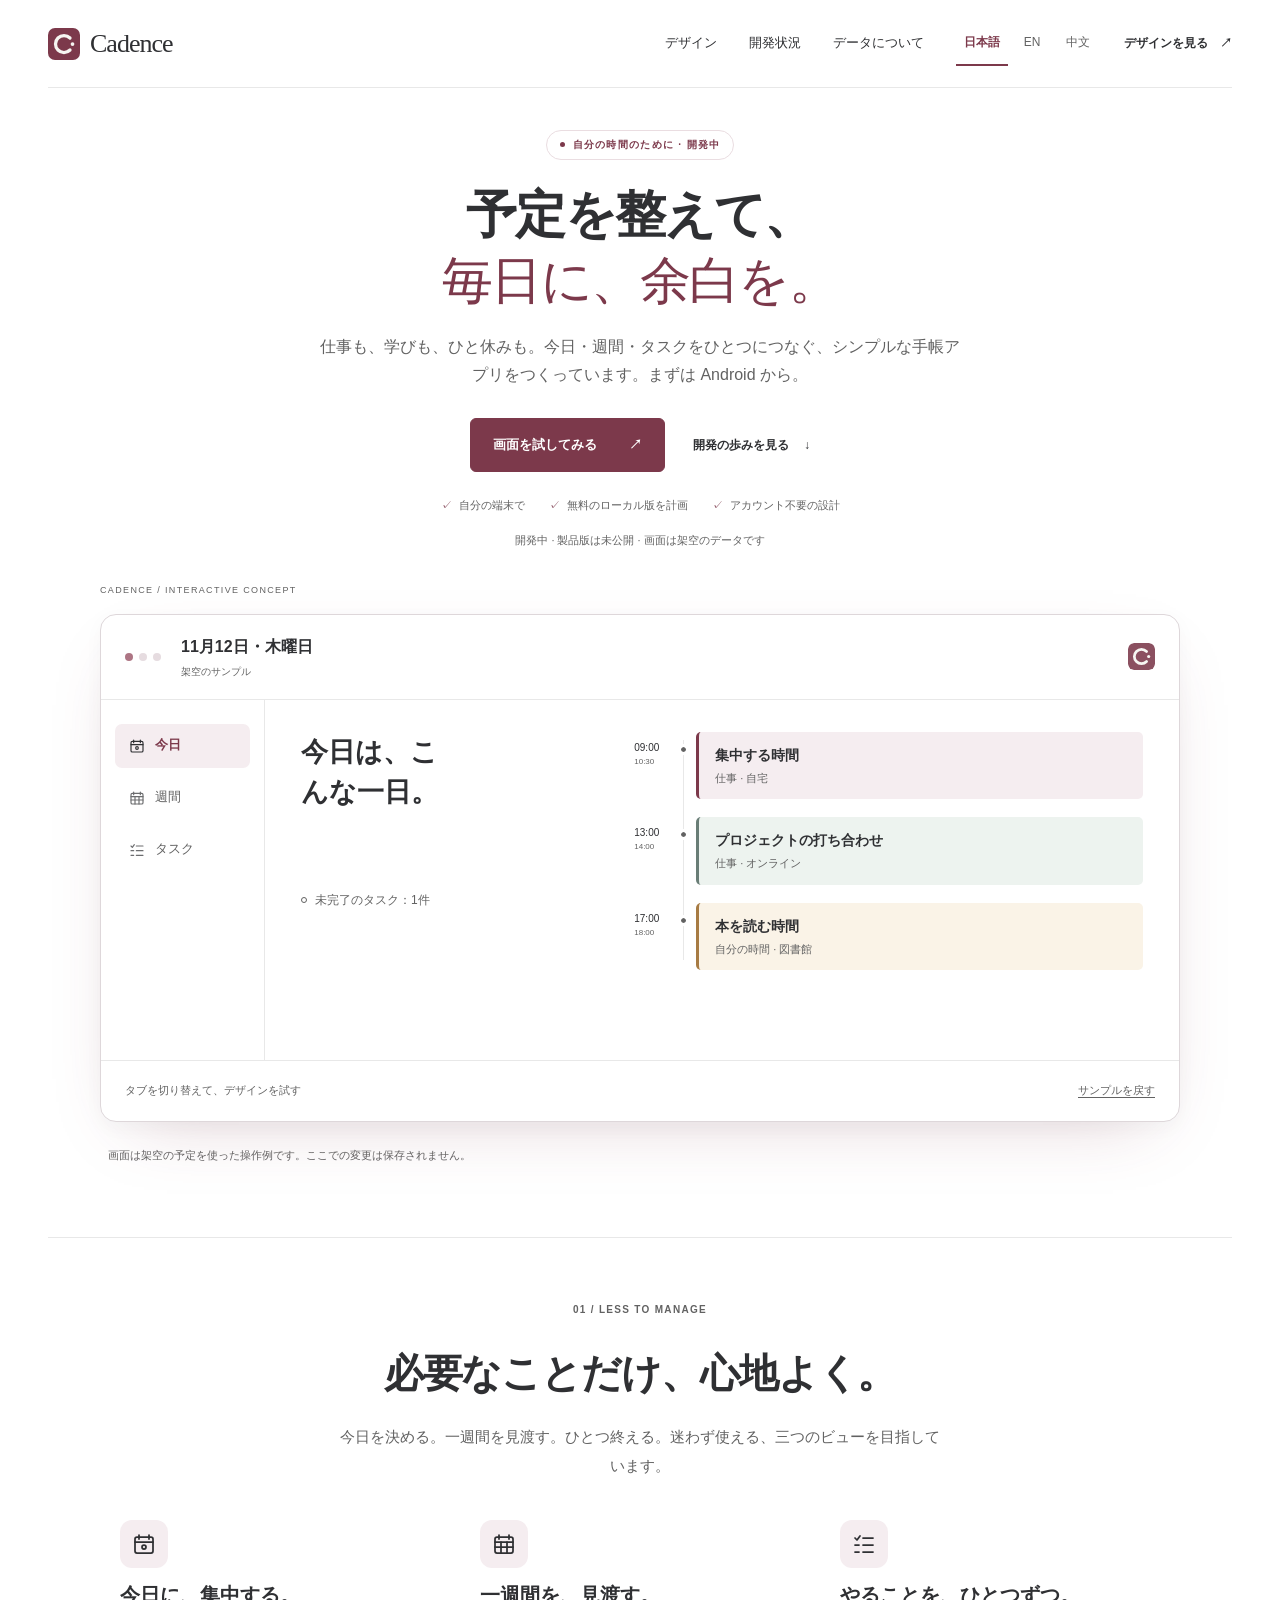
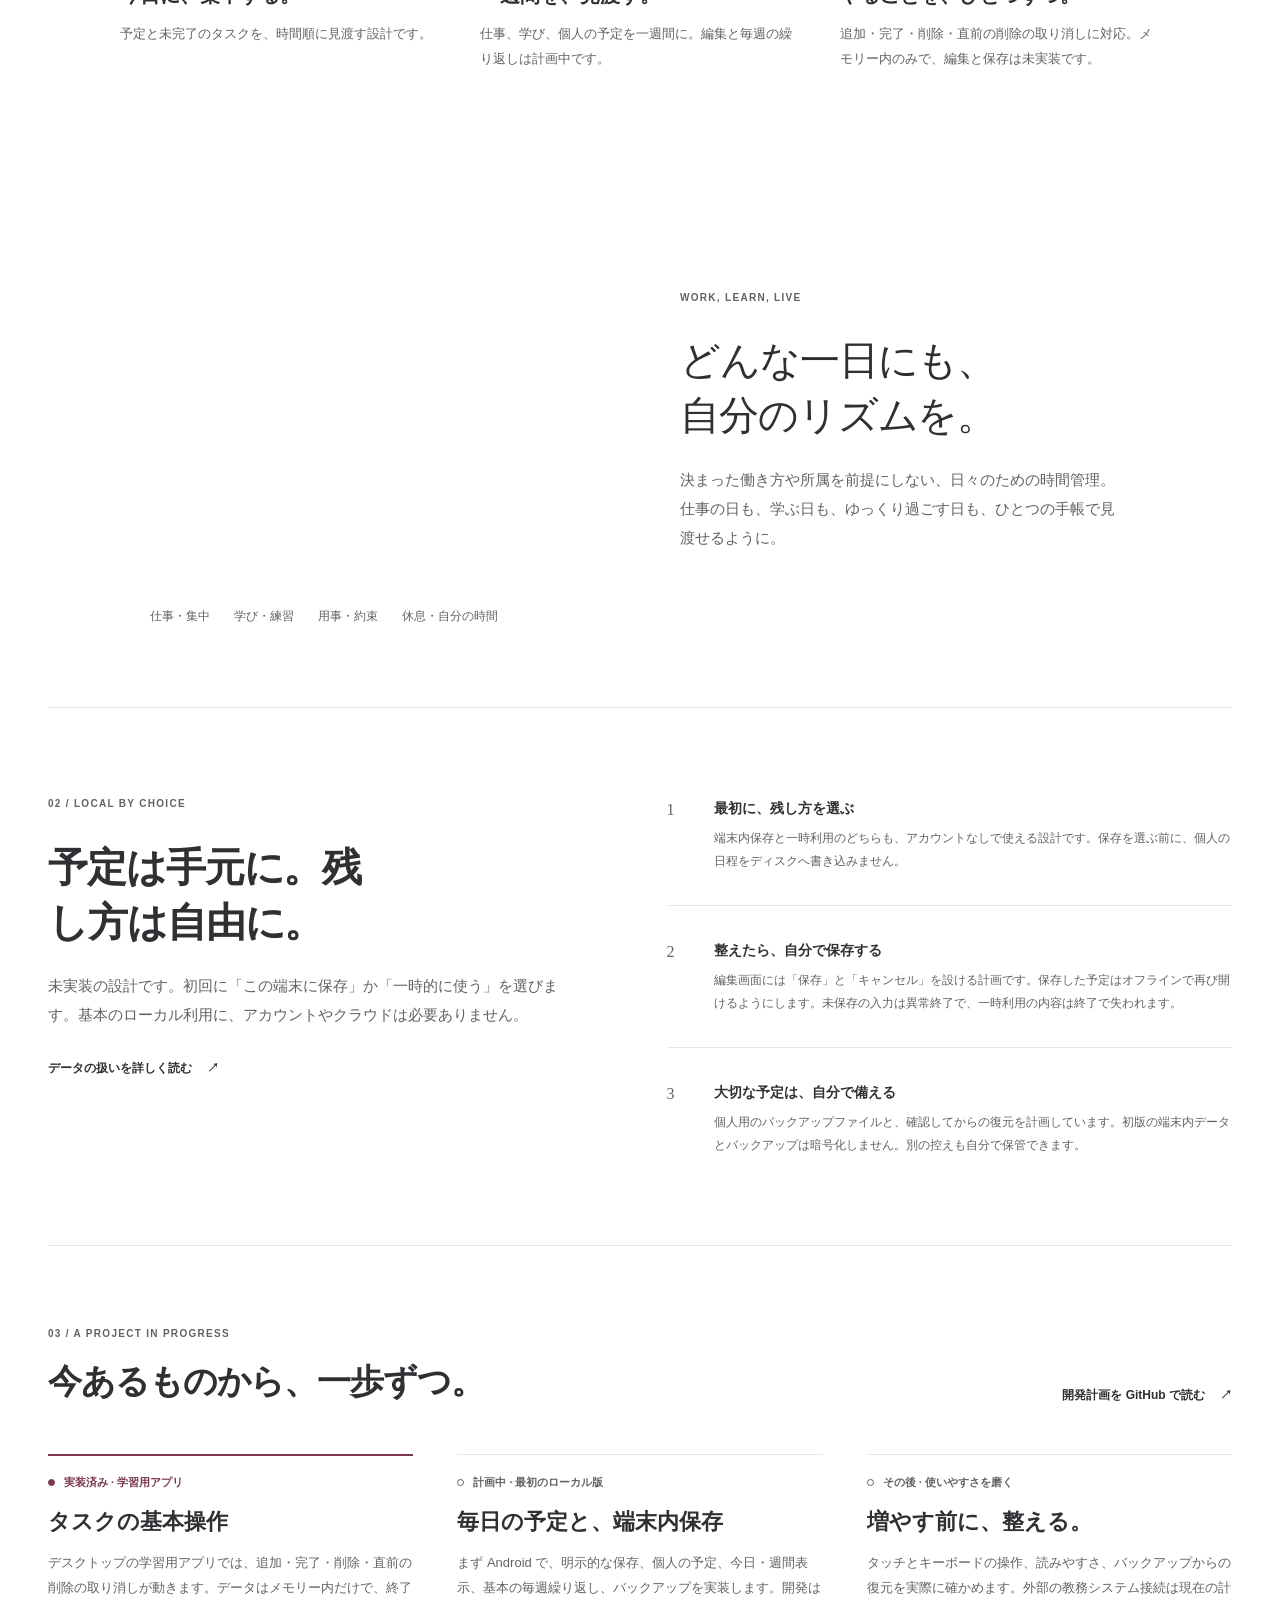
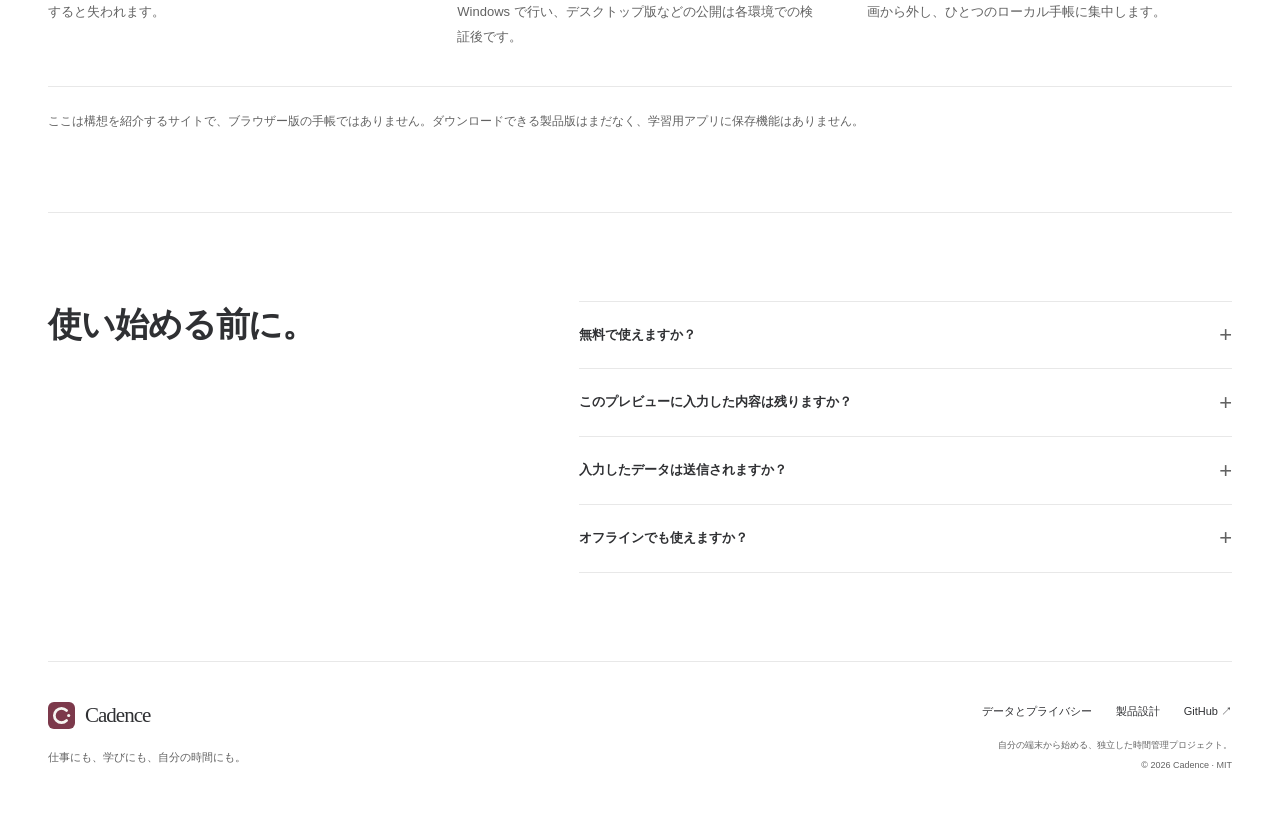
<file: website/index.html>
<!DOCTYPE html>
<html lang="ja">
<head>
<meta charset="utf-8">
<meta name="viewport" content="width=device-width, initial-scale=1">
<meta name="theme-color" content="#FFFFFF">
<title>Cadence — 無料でシンプルなローカル手帳を開発中</title>
<meta name="description" content="仕事、学び、暮らしのための、無料のローカル手帳を開発中です。今あるのはメモリー内の基本タスク操作。予定表示や保存は計画段階です。架空の画面で構想を試せます。">
<meta property="og:type" content="website">
<meta property="og:title" content="Cadence — 無料でシンプルなローカル手帳を開発中">
<meta property="og:description" content="仕事、学び、暮らしのための、無料のローカル手帳を開発中です。今あるのはメモリー内の基本タスク操作。予定表示や保存は計画段階です。架空の画面で構想を試せます。">
<meta property="og:url" content="https://lorendw7.github.io/Cadence/">
<meta property="og:image" content="https://lorendw7.github.io/Cadence/assets/social-card.png">
<meta property="og:image:width" content="1200">
<meta property="og:image:height" content="630">
<meta property="og:image:alt" content="Cadence — independent time planner in development">
<meta name="twitter:card" content="summary_large_image">
<link rel="canonical" href="https://lorendw7.github.io/Cadence/">
<link rel="alternate" hreflang="ja" href="https://lorendw7.github.io/Cadence/?lang=ja">
<link rel="alternate" hreflang="en" href="https://lorendw7.github.io/Cadence/?lang=en">
<link rel="alternate" hreflang="zh-Hans" href="https://lorendw7.github.io/Cadence/?lang=zh">
<link rel="icon" href="assets/favicon.ico" sizes="any">
<link rel="icon" href="assets/icon-v2.svg" type="image/svg+xml">
<link rel="apple-touch-icon" href="assets/apple-touch-icon.png">
<link rel="stylesheet" href="assets/site.css?v=20261112-focus2">
<script src="assets/content.js?v=20261112-focus2" defer></script>
<script src="assets/lang.js?v=20261112-focus2" defer></script>
<script src="assets/preview.js?v=20261112-focus2" defer></script>
</head>
<body data-page="home">
<a class="skip-link" href="#main">本文へ / Skip to content / 跳至正文</a>
<header class="site-header">
  <nav class="nav-shell" aria-label="Cadence">
    <a class="brand" href="index.html" data-language-link><img src="assets/icon-v2.svg" width="32" height="32" alt=""><span>Cadence</span></a>
    <div class="nav-middle"><a href="#essentials"><span data-i18n="nav.features">デザイン</span></a><a href="#progress"><span data-i18n="nav.progress">開発状況</span></a><a href="#your-data"><span data-i18n="nav.privacy">データについて</span></a></div>
    <div class="nav-end"><div class="languages" role="group" hidden aria-label="表示言語" data-i18n-aria="lang.label"><button type="button" data-set="ja" aria-pressed="true">日本語</button><button type="button" data-set="en" aria-pressed="false">EN</button><button type="button" data-set="zh" aria-pressed="false">中文</button></div><a class="nav-app" href="#preview"><span data-i18n="nav.open">デザインを見る</span><span aria-hidden="true">↗</span></a></div>
  </nav>
</header>
<main id="main">
  <section class="hero page-width">
    <div class="hero-copy">
      <p data-i18n="hero.kicker" class="eyebrow">自分の時間のために · 開発中</p>
      <h1><span data-i18n="hero.line1">予定を整えて、</span><br><em data-i18n="hero.line2">毎日に、余白を。</em></h1>
      <p data-i18n="hero.lead" class="hero-lead">仕事も、学びも、ひと休みも。今日・週間・タスクをひとつにつなぐ、シンプルな手帳アプリをつくっています。まずは Android から。</p>
      <div class="hero-actions"><a class="button button-wine" href="#preview"><span data-i18n="hero.open">画面を試してみる</span><span aria-hidden="true">↗</span></a><a class="text-link" href="#progress"><span data-i18n="hero.explore">開発の歩みを見る</span><span aria-hidden="true">↓</span></a></div>
      <ul class="hero-promises"><li data-i18n="strip.1.title">自分の端末で</li><li data-i18n="strip.2.title">無料のローカル版を計画</li><li data-i18n="strip.3.title">アカウント不要の設計</li></ul>
      <p data-i18n="hero.note" class="hero-note">開発中 · 製品版は未公開 · 画面は架空のデータです</p>
    </div>
    <figure id="preview" class="planner-figure" aria-describedby="preview-caption">
      <div class="figure-top"><span data-i18n="preview.label" class="micro">CADENCE / INTERACTIVE CONCEPT</span></div>
      <div class="planner">
        <div class="planner-top"><div class="window-dots" aria-hidden="true"><i></i><i></i><i></i></div><div><p data-i18n="preview.date" class="planner-date">11月12日・木曜日</p><p data-i18n="preview.sample" class="sample-label">架空のサンプル</p></div><img src="assets/icon-v2.svg" alt="" width="27" height="27"></div>
        <div class="preview-tabs" role="tablist" aria-label="表示の切り替え" data-i18n-aria="preview.tabs" hidden>
          <button type="button" role="tab" id="tab-today" aria-controls="panel-today" aria-selected="true" data-view="today"><img src="assets/icons/today.svg" width="16" height="16" alt=""><span data-i18n="preview.today">今日</span></button>
          <button type="button" role="tab" id="tab-week" aria-controls="panel-week" aria-selected="false" tabindex="-1" data-view="week"><img src="assets/icons/week.svg" width="16" height="16" alt=""><span data-i18n="preview.week">週間</span></button>
          <button type="button" role="tab" id="tab-tasks" aria-controls="panel-tasks" aria-selected="false" tabindex="-1" data-view="tasks"><img src="assets/icons/tasks.svg" width="16" height="16" alt=""><span data-i18n="preview.tasks">タスク</span></button>
        </div>
        <div id="panel-today" class="preview-panel today-panel" role="tabpanel" aria-labelledby="tab-today" tabindex="0">
          <h2 data-i18n="preview.day" class="preview-heading">今日は、こんな一日。</h2>
          <div class="timeline">
            <div class="timeline-row"><time>09:00<span>10:30</span></time><div class="timeline-plan"><h3 data-i18n="preview.focus">集中する時間</h3><p data-i18n="preview.focusPlace">仕事 · 自宅</p></div></div>
            <div class="timeline-row"><time>13:00<span>14:00</span></time><div class="timeline-plan"><h3 data-i18n="preview.meeting">プロジェクトの打ち合わせ</h3><p data-i18n="preview.meetingPlace">仕事 · オンライン</p></div></div>
            <div class="timeline-row"><time>17:00<span>18:00</span></time><div class="timeline-plan"><h3 data-i18n="preview.reading">本を読む時間</h3><p data-i18n="preview.readingPlace">自分の時間 · 図書館</p></div></div>
          </div>
          <div class="remaining"><span class="remaining-dot" aria-hidden="true"></span><span data-i18n="preview.remaining" data-count="1">未完了のタスク：1件</span></div>
        </div>
        <div id="panel-week" class="preview-panel week-panel" role="tabpanel" aria-labelledby="tab-week" tabindex="0" hidden>
          <div class="week-canvas">
            <div class="week-days"><span></span><span><span data-i18n="preview.mon">月</span><b>9</b></span><span><span data-i18n="preview.tue">火</span><b>10</b></span><span><span data-i18n="preview.wed">水</span><b>11</b></span><span class="current-day"><span data-i18n="preview.thu">木</span><b>12</b></span><span><span data-i18n="preview.fri">金</span><b>13</b></span><span><span data-i18n="preview.sat">土</span><b>14</b></span><span><span data-i18n="preview.sun">日</span><b>15</b></span></div>
            <div class="week-body"><div class="week-hours"><span>09:00</span><span>11:00</span><span>13:00</span><span>15:00</span><span>17:00</span></div><div class="week-grid">
              <div class="week-event" style="--day:1;--row:1"><span data-i18n="preview.focus">集中する時間</span><small>09:00</small></div>
              <div class="week-event" style="--day:2;--row:2"><span data-i18n="preview.appointment">用事</span><small>11:00</small></div>
              <div class="week-event" style="--day:2;--row:4"><span data-i18n="preview.study">自習</span><small>15:00</small></div>
              <div class="week-event" style="--day:3;--row:3"><span data-i18n="preview.workshop">学習会</span><small>13:00</small></div>
              <div class="week-event" style="--day:4;--row:1"><span data-i18n="preview.focus">集中する時間</span><small>09:00</small></div>
              <div class="week-event" style="--day:4;--row:3"><span data-i18n="preview.meeting">プロジェクトの打ち合わせ</span><small>13:00</small></div>
              <div class="week-event" style="--day:4;--row:5"><span data-i18n="preview.reading">本を読む時間</span><small>17:00</small></div>
              <div class="week-event" style="--day:5;--row:4"><span data-i18n="preview.walk">散歩</span><small>15:00</small></div>
              <div class="week-event" style="--day:6;--row:2"><span data-i18n="preview.friends">友人とお茶</span><small>11:00</small></div>
              <div class="week-event" style="--day:7;--row:1"><span data-i18n="preview.rest">ゆっくり過ごす朝</span><small>09:00</small></div>
            </div></div>
          </div>
          <p data-i18n="preview.weekHint" class="week-hint">架空の一週間 · 横にスクロールして全体を確認できます。</p>
        </div>
        <div id="panel-tasks" class="preview-panel tasks-panel" role="tabpanel" aria-labelledby="tab-tasks" tabindex="0" hidden>
          <h2 data-i18n="preview.tasks" class="preview-heading">タスク</h2>
          <div class="demo-task-list">
            <label class="demo-task"><input type="checkbox" data-demo-task><span><span data-i18n="preview.task1">次の企画の構成を考える</span></span></label>
            <label class="demo-task"><input type="checkbox" data-demo-task checked><span><span data-i18n="preview.task2">健診を予約する</span></span></label>
          </div>
          <p data-i18n="preview.tasksHint" class="preview-hint">チェックを切り替えて、完了の感覚を試せます。</p>
          <p class="remaining"><span data-i18n="preview.remaining" data-count="1">未完了のタスク：1件</span></p>
        </div>
        <div class="planner-bottom"><span data-i18n="preview.try" class="preview-instruction" hidden>タブを切り替えて、デザインを試す</span><button type="button" class="reset-preview" id="reset-preview" data-i18n="preview.reset" hidden>サンプルを戻す</button></div>
      </div>
      <figcaption data-i18n="preview.caption" id="preview-caption">画面は架空の予定を使った操作例です。ここでの変更は保存されません。</figcaption>
      <noscript><p class="preview-noscript">JavaScript が無効のため、「今日」の静止例を表示しています。</p></noscript>
      <p class="sr-only" id="demo-status" role="status" aria-live="polite"></p>
    </figure>
  </section>
  <section class="essentials page-width" id="essentials">
    <div class="section-intro"><p data-i18n="features.kicker" class="eyebrow">01 / LESS TO MANAGE</p><h2 data-i18n="features.title">必要なことだけ、心地よく。</h2><p data-i18n="features.intro" class="section-lead">今日を決める。一週間を見渡す。ひとつ終える。迷わず使える、三つのビューを目指しています。</p></div>

    <div class="editorial-rows">
      <article class="editorial-row"><h3><span data-i18n="features.today.title">今日に、集中する。</span></h3><p data-i18n="features.today.text">予定と未完了のタスクを、時間順に見渡す設計です。</p><span class="row-symbol" aria-hidden="true"><img src="assets/icons/today.svg" width="28" height="28" alt="" loading="lazy"></span></article>
      <article class="editorial-row"><h3><span data-i18n="features.week.title">一週間を、見渡す。</span></h3><p data-i18n="features.week.text">仕事、学び、個人の予定を一週間に。編集と毎週の繰り返しは計画中です。</p><span class="row-symbol" aria-hidden="true"><img src="assets/icons/week.svg" width="28" height="28" alt="" loading="lazy"></span></article>
      <article class="editorial-row"><h3><span data-i18n="features.tasks.title">やることを、ひとつずつ。</span></h3><p data-i18n="features.tasks.text">追加・完了・削除・直前の削除の取り消しに対応。メモリー内のみで、編集と保存は未実装です。</p><span class="row-symbol" aria-hidden="true"><img src="assets/icons/tasks.svg" width="28" height="28" alt="" loading="lazy"></span></article>
    </div>
  </section>
<section class="life-section page-width">
      <div class="life-art">
        <picture>
          <source type="image/webp" srcset="assets/journal-editorial-480.webp 480w, assets/journal-editorial-960.webp 960w, assets/journal-editorial-1536.webp 1536w" sizes="(max-width: 850px) calc(100vw - 40px), 520px">
          <img class="journal-editorial" src="assets/journal-editorial.png" width="1536" height="1024" alt="" loading="lazy" decoding="async">
        </picture>
        <ul class="notebook-topics">
          <li data-i18n="use.tag1">仕事・集中</li>
          <li data-i18n="use.tag2">学び・練習</li>
          <li data-i18n="use.tag3">用事・約束</li>
          <li data-i18n="use.tag4">休息・自分の時間</li>
        </ul>
      </div>
<div class="life-copy"><p class="eyebrow" data-i18n="use.kicker">WORK, LEARN, LIVE</p><h2 data-i18n="use.title">どんな一日にも、自分のリズムを。</h2><p class="section-lead" data-i18n="use.text">決まった働き方や所属を前提にしない、日々のための時間管理。仕事の日も、学ぶ日も、ゆっくり過ごす日も、ひとつの手帳で見渡せるように。</p></div></section>
  <section class="data-section page-width" id="your-data">
    <div class="data-intro"><p data-i18n="data.kicker" class="eyebrow">02 / LOCAL BY CHOICE</p><h2 data-i18n="data.title">予定は手元に。残し方は自由に。</h2><p data-i18n="data.intro" class="section-lead">未実装の設計です。初回に「この端末に保存」か「一時的に使う」を選びます。基本のローカル利用に、アカウントやクラウドは必要ありません。</p><a class="text-link" href="privacy.html?lang=ja" data-language-link><span data-i18n="data.link">データの扱いを詳しく読む</span><span aria-hidden="true">↗</span></a></div>
    <ol class="data-steps"><li><span class="step-index">1</span><div><h3 data-i18n="data.step1.title">最初に、残し方を選ぶ</h3><p data-i18n="data.step1.text">端末内保存と一時利用のどちらも、アカウントなしで使える設計です。保存を選ぶ前に、個人の日程をディスクへ書き込みません。</p></div></li>
      <li><span class="step-index">2</span><div><h3 data-i18n="data.step2.title">整えたら、自分で保存する</h3><p data-i18n="data.step2.text">編集画面には「保存」と「キャンセル」を設ける計画です。保存した予定はオフラインで再び開けるようにします。未保存の入力は異常終了で、一時利用の内容は終了で失われます。</p></div></li>
      <li><span class="step-index">3</span><div><h3 data-i18n="data.step3.title">大切な予定は、自分で備える</h3><p data-i18n="data.step3.text">個人用のバックアップファイルと、確認してからの復元を計画しています。初版の端末内データとバックアップは暗号化しません。別の控えも自分で保管できます。</p></div></li></ol>
  </section>
  <section class="scope-band" id="progress" aria-labelledby="progress-title">
    <div class="page-width">
      <div class="scope-heading"><div><p data-i18n="scope.kicker" class="eyebrow">03 / A PROJECT IN PROGRESS</p><h2 data-i18n="scope.title" id="progress-title">今あるものから、一歩ずつ。</h2></div><a class="text-link" href="https://github.com/lorendw7/Cadence/blob/main/docs/ROADMAP.md"><span data-i18n="scope.link">開発計画を GitHub で読む</span><span aria-hidden="true">↗</span></a></div>
      <ol class="progress-stages">
        <li class="stage-current"><p class="stage-label"><span class="stage-dot" aria-hidden="true"></span><span data-i18n="scope.now.label">実装済み · 学習用アプリ</span></p><h3 data-i18n="scope.now.title">タスクの基本操作</h3><p data-i18n="scope.now.text">デスクトップの学習用アプリでは、追加・完了・削除・直前の削除の取り消しが動きます。データはメモリー内だけで、終了すると失われます。</p></li>
        <li><p class="stage-label"><span class="stage-dot" aria-hidden="true"></span><span data-i18n="scope.next.label">計画中 · 最初のローカル版</span></p><h3 data-i18n="scope.next.title">毎日の予定と、端末内保存</h3><p data-i18n="scope.next.text">まず Android で、明示的な保存、個人の予定、今日・週間表示、基本の毎週繰り返し、バックアップを実装します。開発は Windows で行い、デスクトップ版などの公開は各環境での検証後です。</p></li>
        <li><p class="stage-label"><span class="stage-dot" aria-hidden="true"></span><span data-i18n="scope.later.label">その後 · 使いやすさを磨く</span></p><h3 data-i18n="scope.later.title">増やす前に、整える。</h3><p data-i18n="scope.later.text">タッチとキーボードの操作、読みやすさ、バックアップからの復元を実際に確かめます。外部の教務システム接続は現在の計画から外し、ひとつのローカル手帳に集中します。</p></li>
      </ol>
      <p data-i18n="scope.note" class="scope-note">ここは構想を紹介するサイトで、ブラウザー版の手帳ではありません。ダウンロードできる製品版はまだなく、学習用アプリに保存機能はありません。</p>
    </div>
  </section>
  <section class="faq page-width"><div><h2 data-i18n="faq.title">使い始める前に。</h2></div><div><details><summary><span data-i18n="faq.q1">無料で使えますか？</span><span class="faq-plus" aria-hidden="true">+</span></summary><p data-i18n="faq.a1">ローカル版は無料で、アカウントや定額契約なしで使える方針です。現在は開発中で、ダウンロードできる製品版はまだありません。</p></details>
    <details><summary><span data-i18n="faq.q2">このプレビューに入力した内容は残りますか？</span><span class="faq-plus" aria-hidden="true">+</span></summary><p data-i18n="faq.a2">残りません。表示切替とチェック操作は、架空のデータを使ったデザイン例です。ここでの操作を保存する機能はありません。将来の端末内保存や JSON バックアップは未実装です。</p></details>
    <details><summary><span data-i18n="faq.q3">入力したデータは送信されますか？</span><span class="faq-plus" aria-hidden="true">+</span></summary><p data-i18n="faq.a3">このサイトに個人の予定を入力・アップロードする機能はありません。ページの表示には GitHub Pages への通信があります。ローカル版は予定を外部へ送信せずに使う設計です。外部の教務システムには接続しません。</p></details>
    <details><summary><span data-i18n="faq.q4">オフラインでも使えますか？</span><span class="faq-plus" aria-hidden="true">+</span></summary><p data-i18n="faq.a4">基本のタスク、予定、端末内保存はオフラインで使える設計です。予定表示と保存はまだ未実装です。Web 版やクラウド同期は現在の開発計画に含めません。</p></details></div></section>
</main>
<footer class="site-footer page-width"><div><a class="brand" href="index.html" data-language-link><img src="assets/icon-v2.svg" width="32" height="32" alt=""><span>Cadence</span></a><p data-i18n="footer.tagline" class="footer-tagline">仕事にも、学びにも、自分の時間にも。</p></div><div class="footer-right"><div class="footer-links"><a href="privacy.html?lang=ja" data-language-link><span data-i18n="footer.privacy">データとプライバシー</span></a><a href="https://github.com/lorendw7/Cadence/blob/main/docs/REDESIGN.md"><span data-i18n="footer.design">製品設計</span></a><a href="https://github.com/lorendw7/Cadence">GitHub ↗</a></div><p data-i18n="footer.independent" class="independent-note">自分の端末から始める、独立した時間管理プロジェクト。</p><p class="copyright">© 2026 Cadence · MIT</p></div></footer>
</body>
</html>
</file>
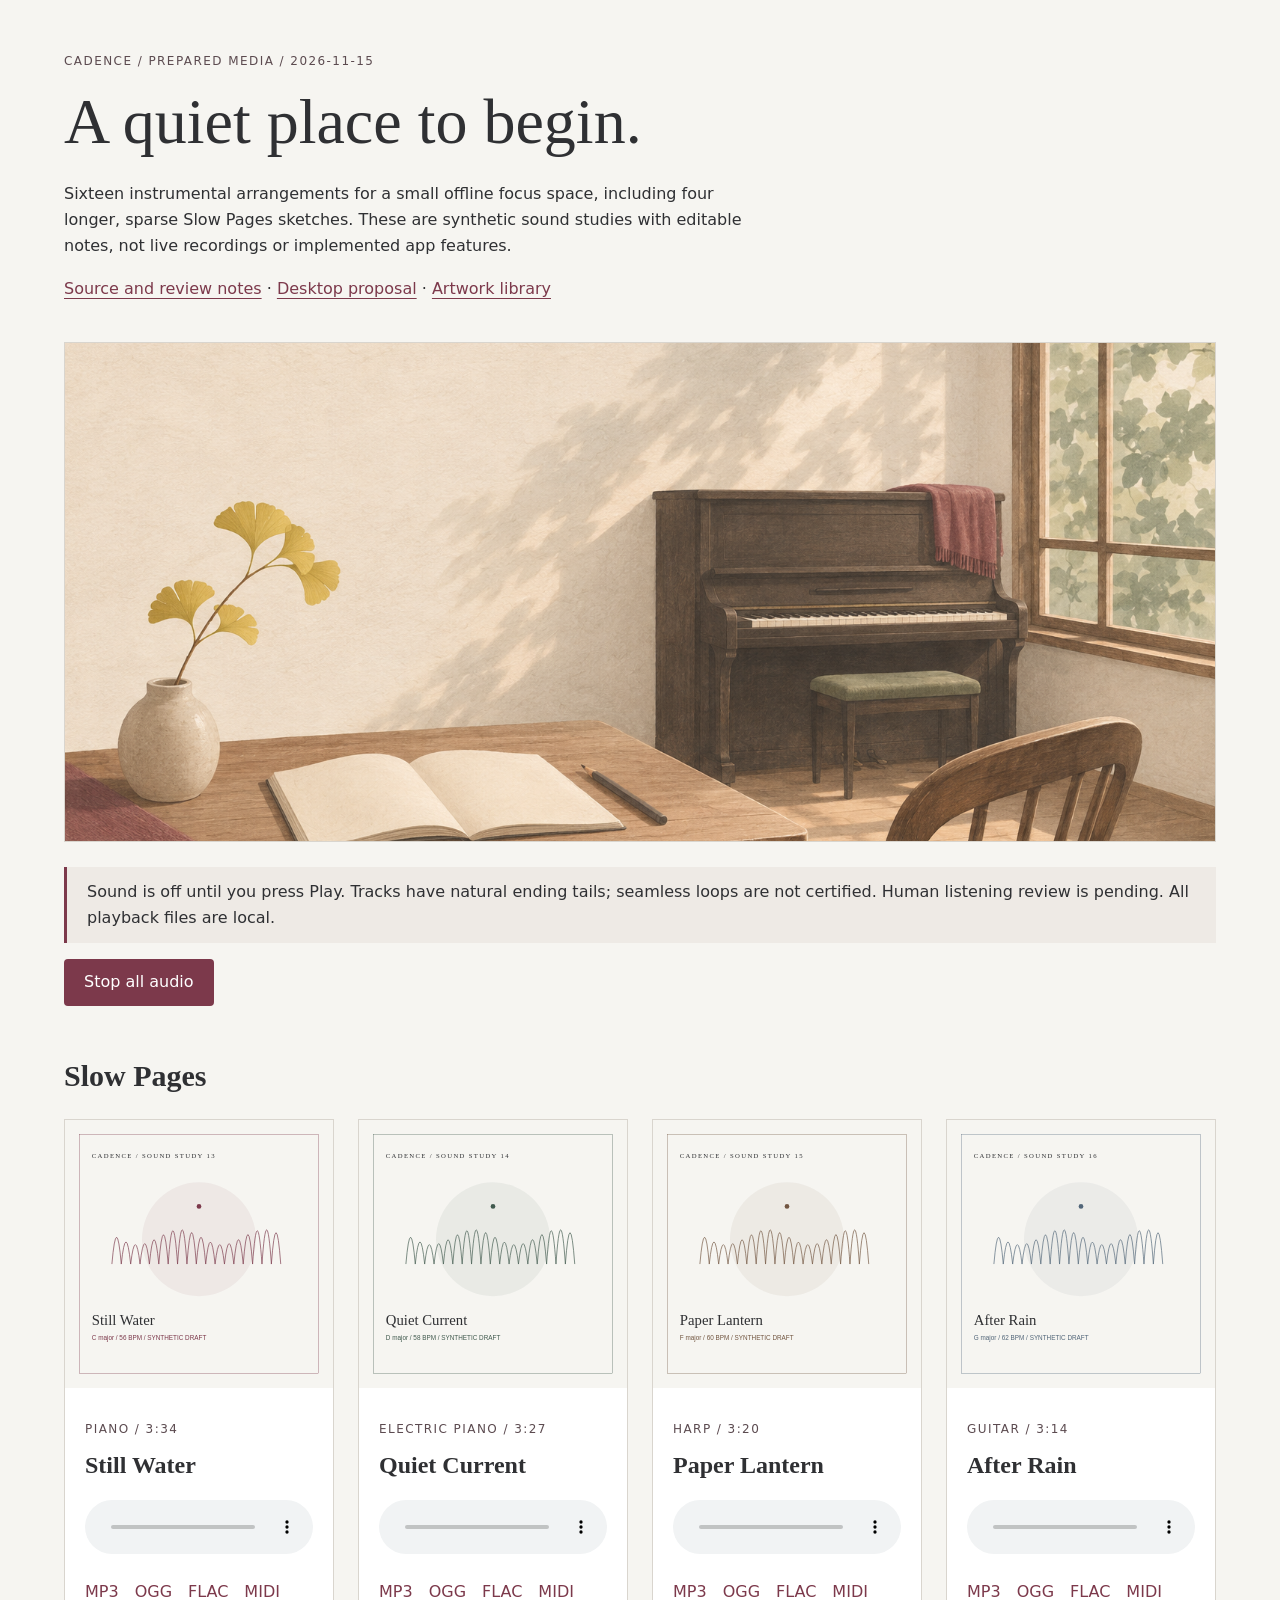
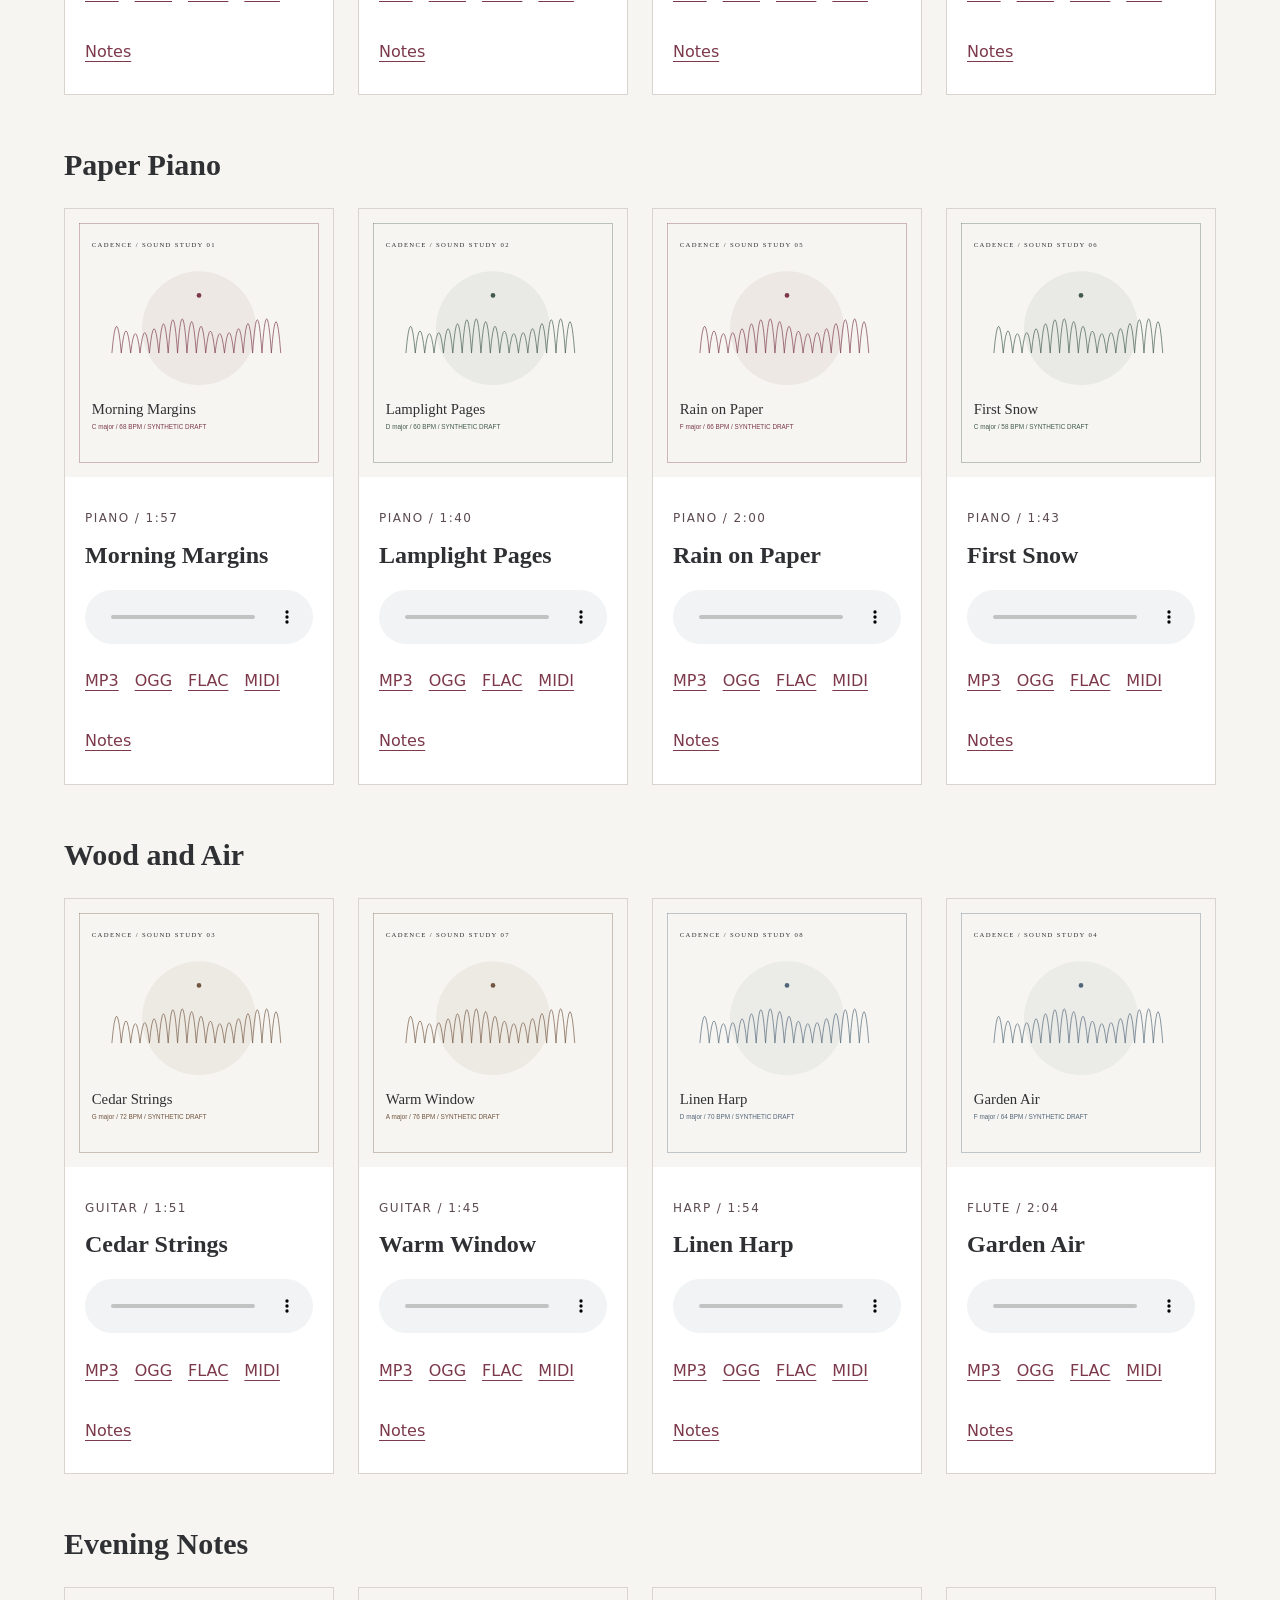
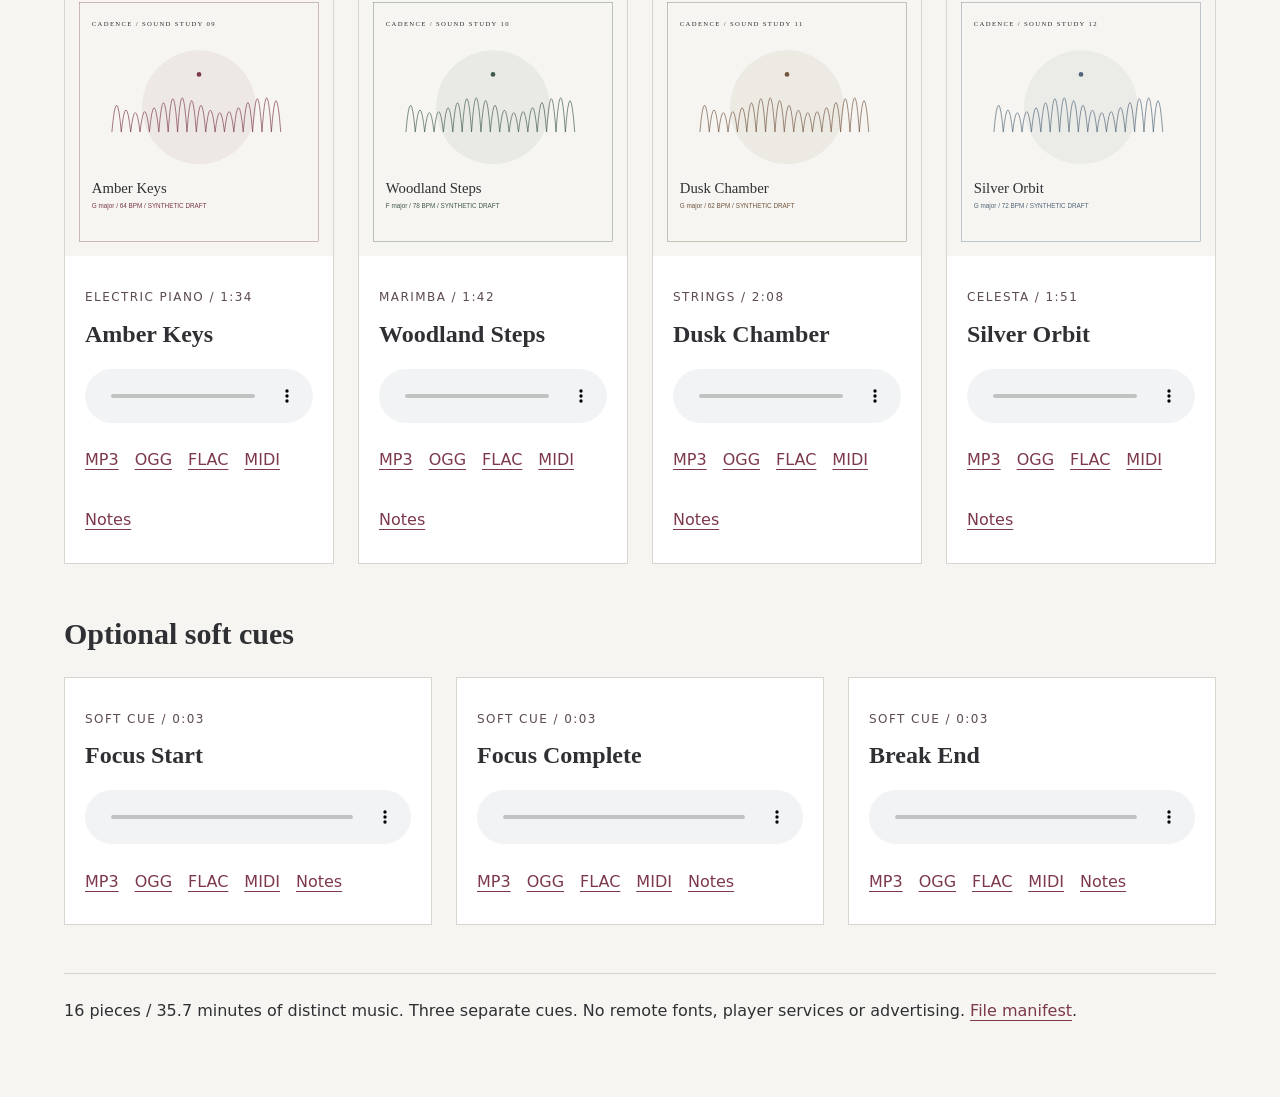
<file: assets/focus-pack/index.html>
<!doctype html><html lang="en"><head><meta charset="utf-8"><meta name="viewport" content="width=device-width,initial-scale=1">
<title>Cadence / Sound studies</title><style>
:root{color-scheme:light;--ink:#2F3033;--wine:#7C394B;--paper:#F6F5F1}*{box-sizing:border-box}body{margin:0;background:var(--paper);color:var(--ink);font:16px/1.65 system-ui,sans-serif}main{max-width:1200px;margin:auto;padding:40px 24px 72px}a{color:var(--wine);text-underline-offset:4px}a:focus-visible,button:focus-visible,audio:focus-visible{outline:3px solid var(--wine);outline-offset:4px}h1,h2,h3{font-family:Georgia,serif;line-height:1.2}h1{font-size:clamp(36px,6vw,64px);font-weight:normal;margin:12px 0 20px}h2{margin-top:52px;font-size:30px}h3{font-size:24px;margin:8px 0 20px}.label{font-size:12px;letter-spacing:.12em;text-transform:uppercase;color:#5c4b50}.intro{max-width:680px}.hero{width:100%;max-height:500px;object-fit:cover;margin-top:24px;border:1px solid #d9d5ce}.grid{display:grid;grid-template-columns:repeat(auto-fit,minmax(min(100%,250px),1fr));gap:24px}article{border:1px solid #d9d5ce;background:#fff;min-width:0}article img{display:block;width:100%;height:auto}.card-body{padding:20px}audio{width:100%;display:block;min-width:0}.links{display:flex;flex-wrap:wrap;gap:16px;margin-bottom:0}.links a{display:inline-flex;align-items:center;min-height:44px}button{font:inherit;padding:10px 20px;background:var(--wine);border:0;color:white;cursor:pointer;border-radius:4px}.notice{border-left:3px solid var(--wine);padding:12px 20px;background:#eeeae5}footer{margin-top:48px;border-top:1px solid #d9d5ce;padding-top:24px}
</style></head><body><main><p class="label">Cadence / prepared media / 2026-11-15</p><h1>A quiet place to begin.</h1>
<p class="intro">Sixteen instrumental arrangements for a small offline focus space, including four longer, sparse Slow Pages sketches. These are synthetic sound studies with editable notes, not live recordings or implemented app features.</p>
<p><a href="README.md">Source and review notes</a> · <a href="../../docs/DESKTOP_V1.md">Desktop proposal</a> · <a href="../catalog.html">Artwork library</a></p>
<img class="hero" src="art/quiet-room.png" alt="An illustrated piano and writing desk beside a garden window." width="1536" height="1024">
<p class="notice">Sound is off until you press Play. Tracks have natural ending tails; seamless loops are not certified. Human listening review is pending. All playback files are local.</p>
<button type="button" id="stop">Stop all audio</button><h2>Slow Pages</h2><div class="grid"><article><img src="art/still-water.svg" alt="" width="800" height="800" loading="lazy"><div class="card-body"><p class="label">Piano / 3:34</p>
<h3>Still Water</h3><audio controls preload="none" aria-label="Play Still Water"><source src="previews/still-water.mp3" type="audio/mpeg"></audio>
<p class="links"><a href="previews/still-water.mp3" download>MP3</a> <a href="audio/still-water.ogg" download>OGG</a>
<a href="masters/still-water.flac" download>FLAC</a> <a href="scores/still-water.mid" download>MIDI</a> <a href="scores/still-water.json">Notes</a></p></div></article><article><img src="art/quiet-current.svg" alt="" width="800" height="800" loading="lazy"><div class="card-body"><p class="label">Electric Piano / 3:27</p>
<h3>Quiet Current</h3><audio controls preload="none" aria-label="Play Quiet Current"><source src="previews/quiet-current.mp3" type="audio/mpeg"></audio>
<p class="links"><a href="previews/quiet-current.mp3" download>MP3</a> <a href="audio/quiet-current.ogg" download>OGG</a>
<a href="masters/quiet-current.flac" download>FLAC</a> <a href="scores/quiet-current.mid" download>MIDI</a> <a href="scores/quiet-current.json">Notes</a></p></div></article><article><img src="art/paper-lantern.svg" alt="" width="800" height="800" loading="lazy"><div class="card-body"><p class="label">Harp / 3:20</p>
<h3>Paper Lantern</h3><audio controls preload="none" aria-label="Play Paper Lantern"><source src="previews/paper-lantern.mp3" type="audio/mpeg"></audio>
<p class="links"><a href="previews/paper-lantern.mp3" download>MP3</a> <a href="audio/paper-lantern.ogg" download>OGG</a>
<a href="masters/paper-lantern.flac" download>FLAC</a> <a href="scores/paper-lantern.mid" download>MIDI</a> <a href="scores/paper-lantern.json">Notes</a></p></div></article><article><img src="art/after-rain.svg" alt="" width="800" height="800" loading="lazy"><div class="card-body"><p class="label">Guitar / 3:14</p>
<h3>After Rain</h3><audio controls preload="none" aria-label="Play After Rain"><source src="previews/after-rain.mp3" type="audio/mpeg"></audio>
<p class="links"><a href="previews/after-rain.mp3" download>MP3</a> <a href="audio/after-rain.ogg" download>OGG</a>
<a href="masters/after-rain.flac" download>FLAC</a> <a href="scores/after-rain.mid" download>MIDI</a> <a href="scores/after-rain.json">Notes</a></p></div></article></div><h2>Paper Piano</h2><div class="grid"><article><img src="art/morning-margins.svg" alt="" width="800" height="800" loading="lazy"><div class="card-body"><p class="label">Piano / 1:57</p>
<h3>Morning Margins</h3><audio controls preload="none" aria-label="Play Morning Margins"><source src="previews/morning-margins.mp3" type="audio/mpeg"></audio>
<p class="links"><a href="previews/morning-margins.mp3" download>MP3</a> <a href="audio/morning-margins.ogg" download>OGG</a>
<a href="masters/morning-margins.flac" download>FLAC</a> <a href="scores/morning-margins.mid" download>MIDI</a> <a href="scores/morning-margins.json">Notes</a></p></div></article><article><img src="art/lamplight-pages.svg" alt="" width="800" height="800" loading="lazy"><div class="card-body"><p class="label">Piano / 1:40</p>
<h3>Lamplight Pages</h3><audio controls preload="none" aria-label="Play Lamplight Pages"><source src="previews/lamplight-pages.mp3" type="audio/mpeg"></audio>
<p class="links"><a href="previews/lamplight-pages.mp3" download>MP3</a> <a href="audio/lamplight-pages.ogg" download>OGG</a>
<a href="masters/lamplight-pages.flac" download>FLAC</a> <a href="scores/lamplight-pages.mid" download>MIDI</a> <a href="scores/lamplight-pages.json">Notes</a></p></div></article><article><img src="art/rain-on-paper.svg" alt="" width="800" height="800" loading="lazy"><div class="card-body"><p class="label">Piano / 2:00</p>
<h3>Rain on Paper</h3><audio controls preload="none" aria-label="Play Rain on Paper"><source src="previews/rain-on-paper.mp3" type="audio/mpeg"></audio>
<p class="links"><a href="previews/rain-on-paper.mp3" download>MP3</a> <a href="audio/rain-on-paper.ogg" download>OGG</a>
<a href="masters/rain-on-paper.flac" download>FLAC</a> <a href="scores/rain-on-paper.mid" download>MIDI</a> <a href="scores/rain-on-paper.json">Notes</a></p></div></article><article><img src="art/first-snow.svg" alt="" width="800" height="800" loading="lazy"><div class="card-body"><p class="label">Piano / 1:43</p>
<h3>First Snow</h3><audio controls preload="none" aria-label="Play First Snow"><source src="previews/first-snow.mp3" type="audio/mpeg"></audio>
<p class="links"><a href="previews/first-snow.mp3" download>MP3</a> <a href="audio/first-snow.ogg" download>OGG</a>
<a href="masters/first-snow.flac" download>FLAC</a> <a href="scores/first-snow.mid" download>MIDI</a> <a href="scores/first-snow.json">Notes</a></p></div></article></div><h2>Wood and Air</h2><div class="grid"><article><img src="art/cedar-strings.svg" alt="" width="800" height="800" loading="lazy"><div class="card-body"><p class="label">Guitar / 1:51</p>
<h3>Cedar Strings</h3><audio controls preload="none" aria-label="Play Cedar Strings"><source src="previews/cedar-strings.mp3" type="audio/mpeg"></audio>
<p class="links"><a href="previews/cedar-strings.mp3" download>MP3</a> <a href="audio/cedar-strings.ogg" download>OGG</a>
<a href="masters/cedar-strings.flac" download>FLAC</a> <a href="scores/cedar-strings.mid" download>MIDI</a> <a href="scores/cedar-strings.json">Notes</a></p></div></article><article><img src="art/warm-window.svg" alt="" width="800" height="800" loading="lazy"><div class="card-body"><p class="label">Guitar / 1:45</p>
<h3>Warm Window</h3><audio controls preload="none" aria-label="Play Warm Window"><source src="previews/warm-window.mp3" type="audio/mpeg"></audio>
<p class="links"><a href="previews/warm-window.mp3" download>MP3</a> <a href="audio/warm-window.ogg" download>OGG</a>
<a href="masters/warm-window.flac" download>FLAC</a> <a href="scores/warm-window.mid" download>MIDI</a> <a href="scores/warm-window.json">Notes</a></p></div></article><article><img src="art/linen-harp.svg" alt="" width="800" height="800" loading="lazy"><div class="card-body"><p class="label">Harp / 1:54</p>
<h3>Linen Harp</h3><audio controls preload="none" aria-label="Play Linen Harp"><source src="previews/linen-harp.mp3" type="audio/mpeg"></audio>
<p class="links"><a href="previews/linen-harp.mp3" download>MP3</a> <a href="audio/linen-harp.ogg" download>OGG</a>
<a href="masters/linen-harp.flac" download>FLAC</a> <a href="scores/linen-harp.mid" download>MIDI</a> <a href="scores/linen-harp.json">Notes</a></p></div></article><article><img src="art/garden-air.svg" alt="" width="800" height="800" loading="lazy"><div class="card-body"><p class="label">Flute / 2:04</p>
<h3>Garden Air</h3><audio controls preload="none" aria-label="Play Garden Air"><source src="previews/garden-air.mp3" type="audio/mpeg"></audio>
<p class="links"><a href="previews/garden-air.mp3" download>MP3</a> <a href="audio/garden-air.ogg" download>OGG</a>
<a href="masters/garden-air.flac" download>FLAC</a> <a href="scores/garden-air.mid" download>MIDI</a> <a href="scores/garden-air.json">Notes</a></p></div></article></div><h2>Evening Notes</h2><div class="grid"><article><img src="art/amber-keys.svg" alt="" width="800" height="800" loading="lazy"><div class="card-body"><p class="label">Electric Piano / 1:34</p>
<h3>Amber Keys</h3><audio controls preload="none" aria-label="Play Amber Keys"><source src="previews/amber-keys.mp3" type="audio/mpeg"></audio>
<p class="links"><a href="previews/amber-keys.mp3" download>MP3</a> <a href="audio/amber-keys.ogg" download>OGG</a>
<a href="masters/amber-keys.flac" download>FLAC</a> <a href="scores/amber-keys.mid" download>MIDI</a> <a href="scores/amber-keys.json">Notes</a></p></div></article><article><img src="art/woodland-steps.svg" alt="" width="800" height="800" loading="lazy"><div class="card-body"><p class="label">Marimba / 1:42</p>
<h3>Woodland Steps</h3><audio controls preload="none" aria-label="Play Woodland Steps"><source src="previews/woodland-steps.mp3" type="audio/mpeg"></audio>
<p class="links"><a href="previews/woodland-steps.mp3" download>MP3</a> <a href="audio/woodland-steps.ogg" download>OGG</a>
<a href="masters/woodland-steps.flac" download>FLAC</a> <a href="scores/woodland-steps.mid" download>MIDI</a> <a href="scores/woodland-steps.json">Notes</a></p></div></article><article><img src="art/dusk-chamber.svg" alt="" width="800" height="800" loading="lazy"><div class="card-body"><p class="label">Strings / 2:08</p>
<h3>Dusk Chamber</h3><audio controls preload="none" aria-label="Play Dusk Chamber"><source src="previews/dusk-chamber.mp3" type="audio/mpeg"></audio>
<p class="links"><a href="previews/dusk-chamber.mp3" download>MP3</a> <a href="audio/dusk-chamber.ogg" download>OGG</a>
<a href="masters/dusk-chamber.flac" download>FLAC</a> <a href="scores/dusk-chamber.mid" download>MIDI</a> <a href="scores/dusk-chamber.json">Notes</a></p></div></article><article><img src="art/silver-orbit.svg" alt="" width="800" height="800" loading="lazy"><div class="card-body"><p class="label">Celesta / 1:51</p>
<h3>Silver Orbit</h3><audio controls preload="none" aria-label="Play Silver Orbit"><source src="previews/silver-orbit.mp3" type="audio/mpeg"></audio>
<p class="links"><a href="previews/silver-orbit.mp3" download>MP3</a> <a href="audio/silver-orbit.ogg" download>OGG</a>
<a href="masters/silver-orbit.flac" download>FLAC</a> <a href="scores/silver-orbit.mid" download>MIDI</a> <a href="scores/silver-orbit.json">Notes</a></p></div></article></div><h2>Optional soft cues</h2><div class="grid"><article><div class="card-body"><p class="label">Soft cue / 0:03</p>
<h3>Focus Start</h3><audio controls preload="none" aria-label="Play Focus Start"><source src="previews/focus-start.mp3" type="audio/mpeg"></audio>
<p class="links"><a href="previews/focus-start.mp3" download>MP3</a> <a href="audio/focus-start.ogg" download>OGG</a>
<a href="masters/focus-start.flac" download>FLAC</a> <a href="scores/focus-start.mid" download>MIDI</a> <a href="scores/focus-start.json">Notes</a></p></div></article><article><div class="card-body"><p class="label">Soft cue / 0:03</p>
<h3>Focus Complete</h3><audio controls preload="none" aria-label="Play Focus Complete"><source src="previews/focus-complete.mp3" type="audio/mpeg"></audio>
<p class="links"><a href="previews/focus-complete.mp3" download>MP3</a> <a href="audio/focus-complete.ogg" download>OGG</a>
<a href="masters/focus-complete.flac" download>FLAC</a> <a href="scores/focus-complete.mid" download>MIDI</a> <a href="scores/focus-complete.json">Notes</a></p></div></article><article><div class="card-body"><p class="label">Soft cue / 0:03</p>
<h3>Break End</h3><audio controls preload="none" aria-label="Play Break End"><source src="previews/break-end.mp3" type="audio/mpeg"></audio>
<p class="links"><a href="previews/break-end.mp3" download>MP3</a> <a href="audio/break-end.ogg" download>OGG</a>
<a href="masters/break-end.flac" download>FLAC</a> <a href="scores/break-end.mid" download>MIDI</a> <a href="scores/break-end.json">Notes</a></p></div></article></div><footer>16 pieces / 35.7 minutes of distinct music. Three separate cues. No remote fonts, player services or advertising. <a href="manifest.json">File manifest</a>.</footer></main><script>
const players = Array.from(document.querySelectorAll('audio'));
players.forEach(player => player.addEventListener('play', () => players.forEach(other => { if (other !== player) other.pause(); })));
document.querySelector('#stop').addEventListener('click', () => players.forEach(player => { player.pause(); player.currentTime = 0; }));
</script></body></html>
</file>
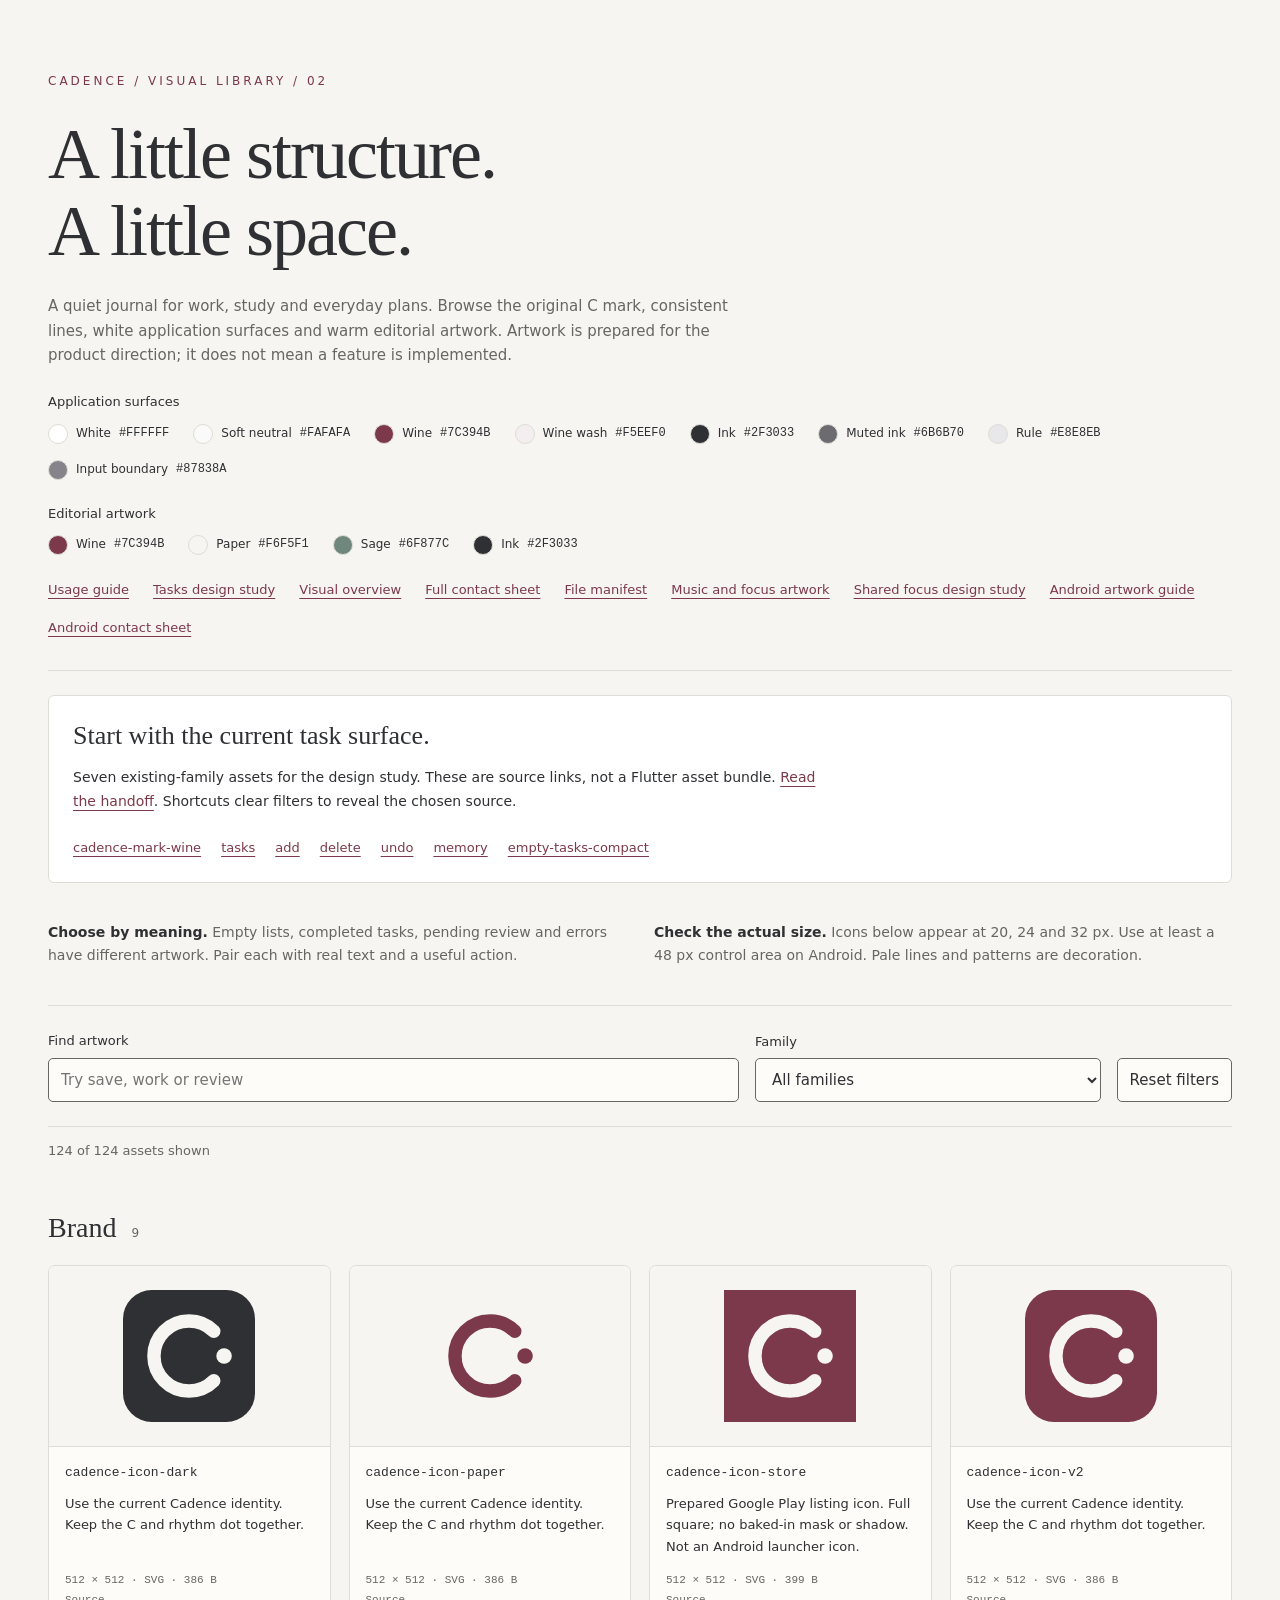
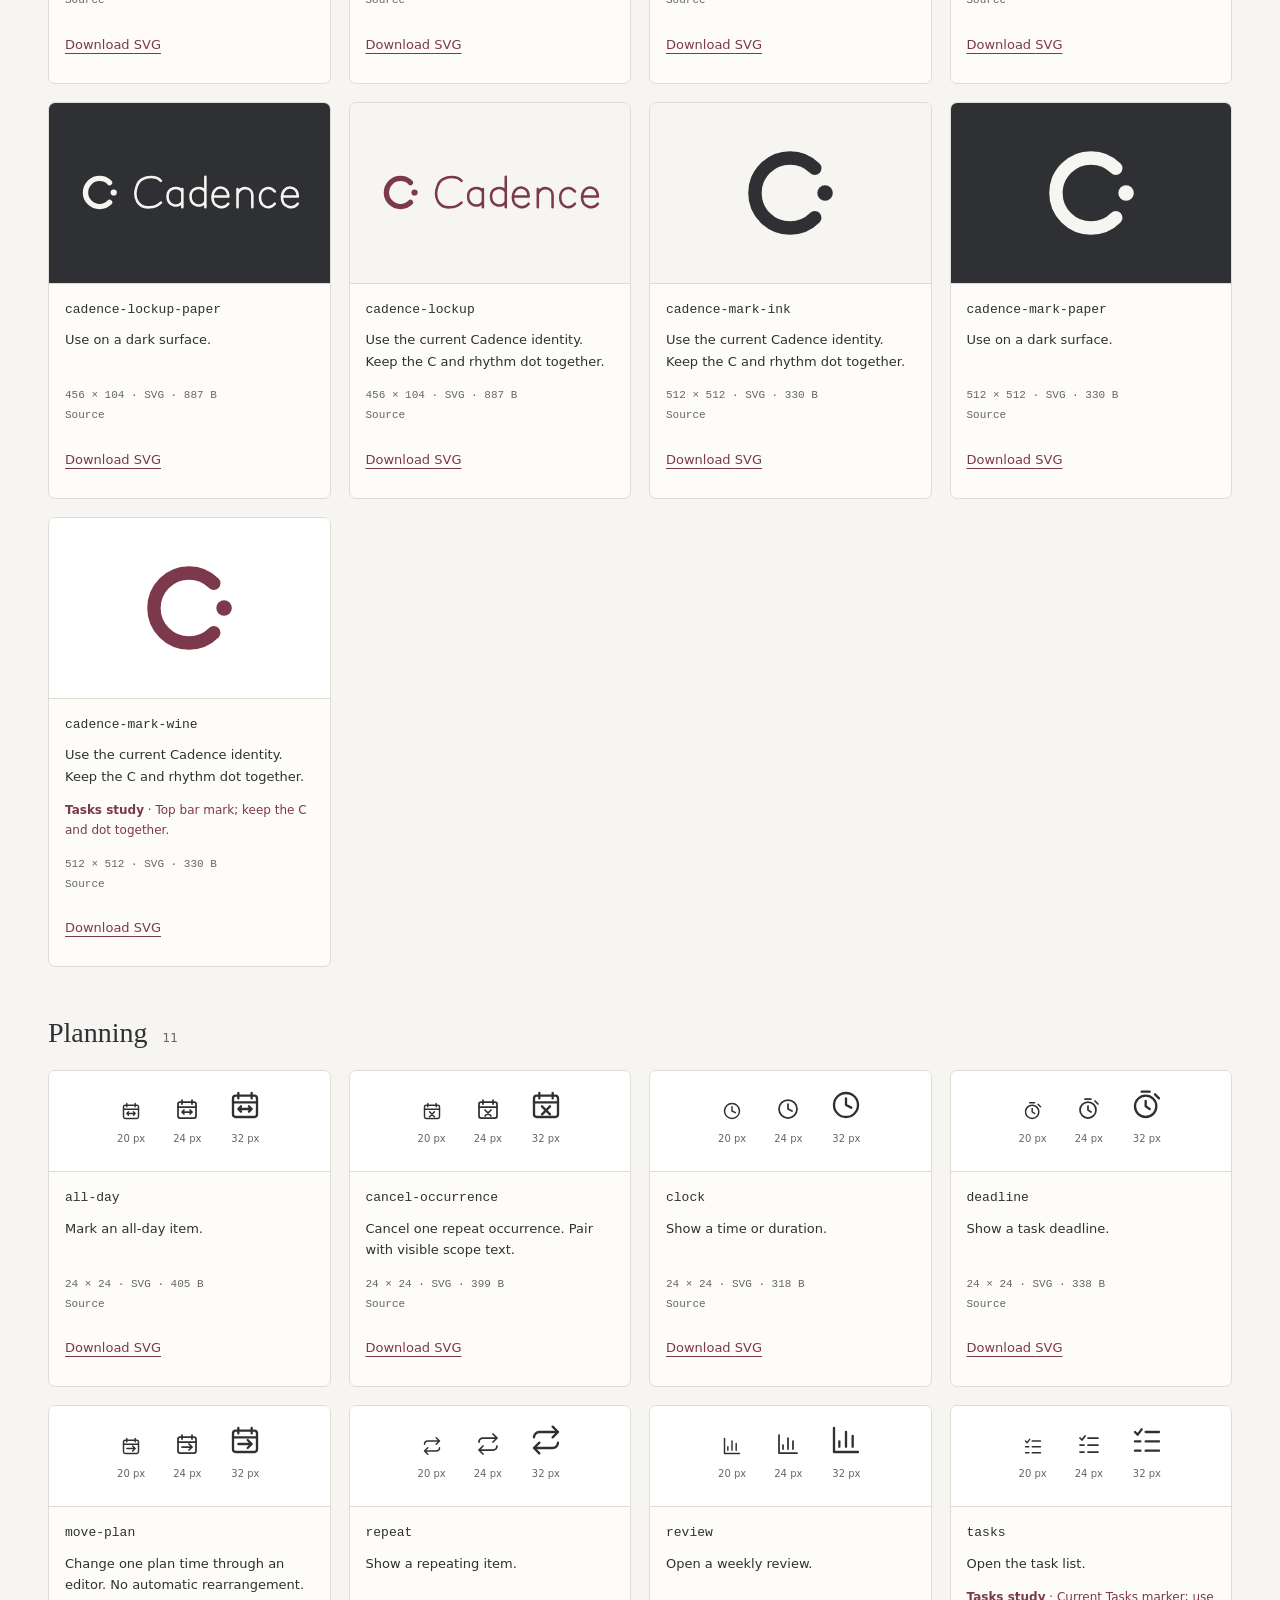
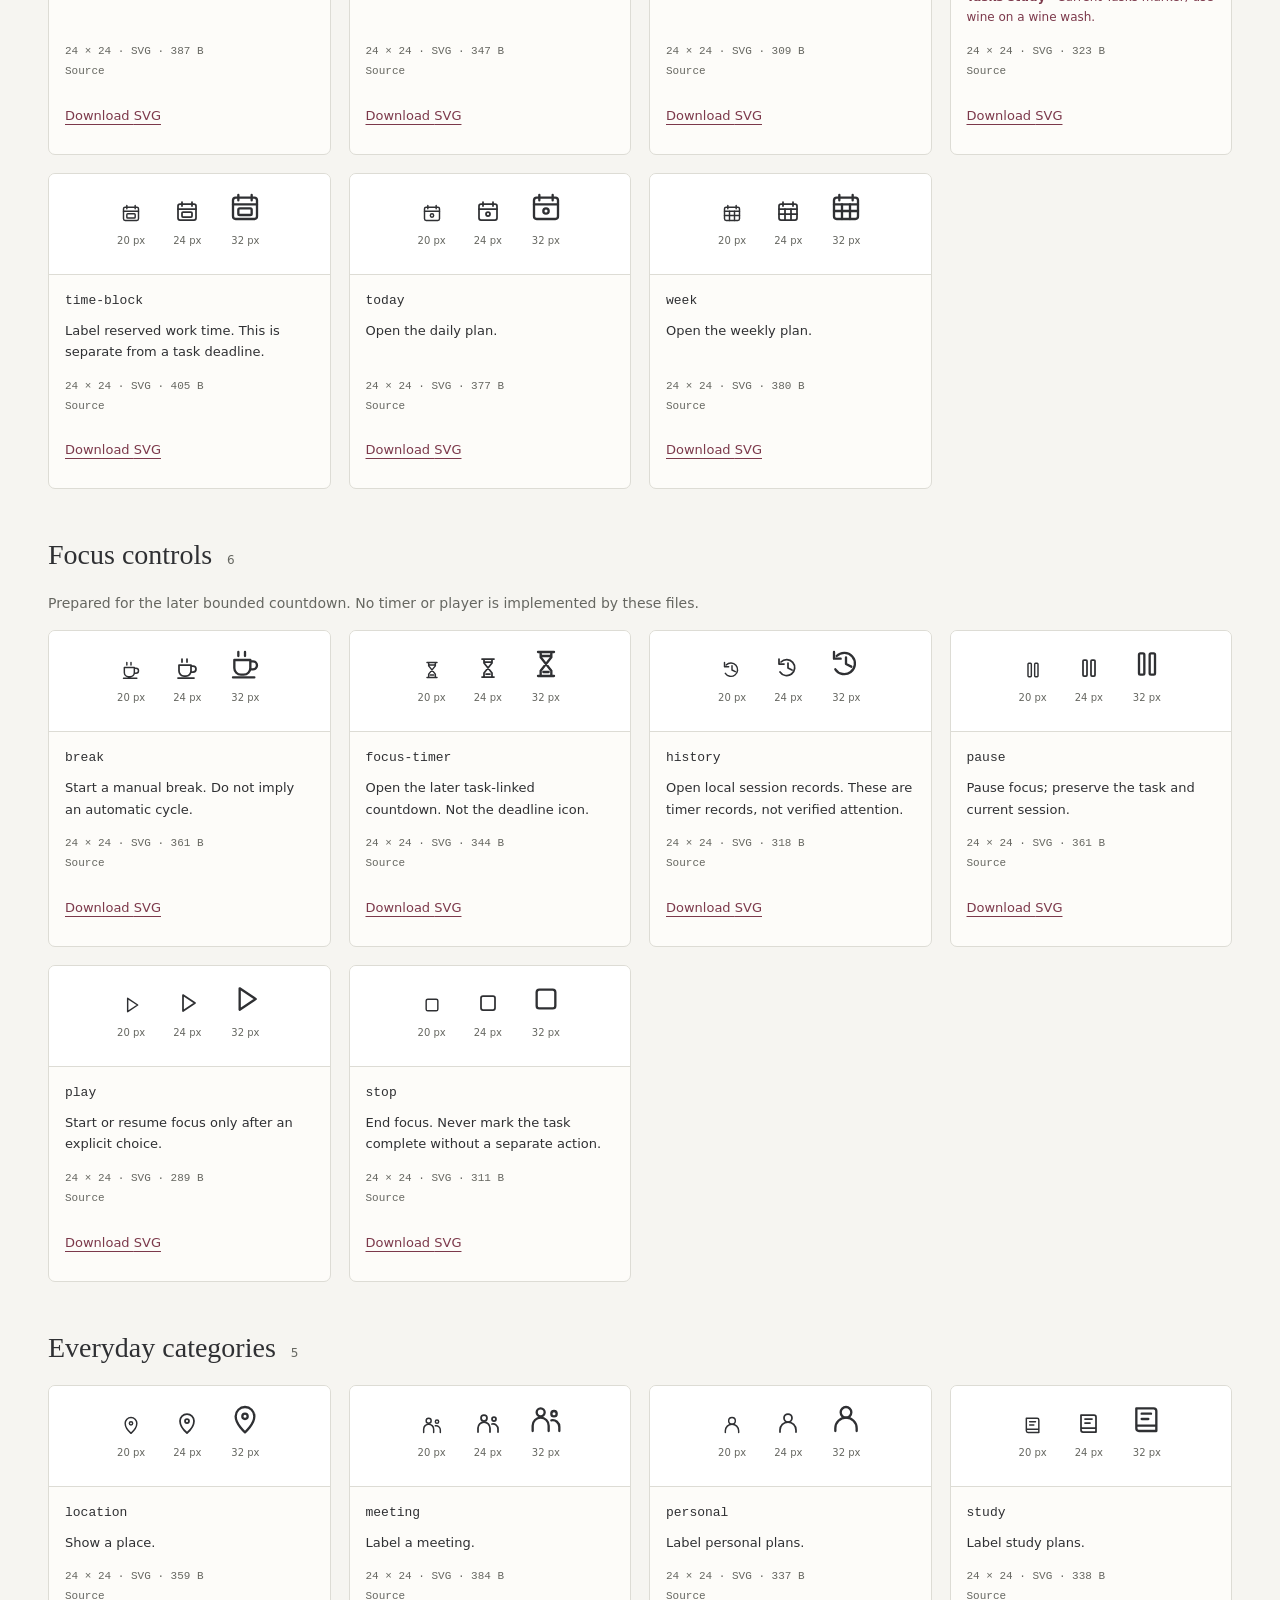
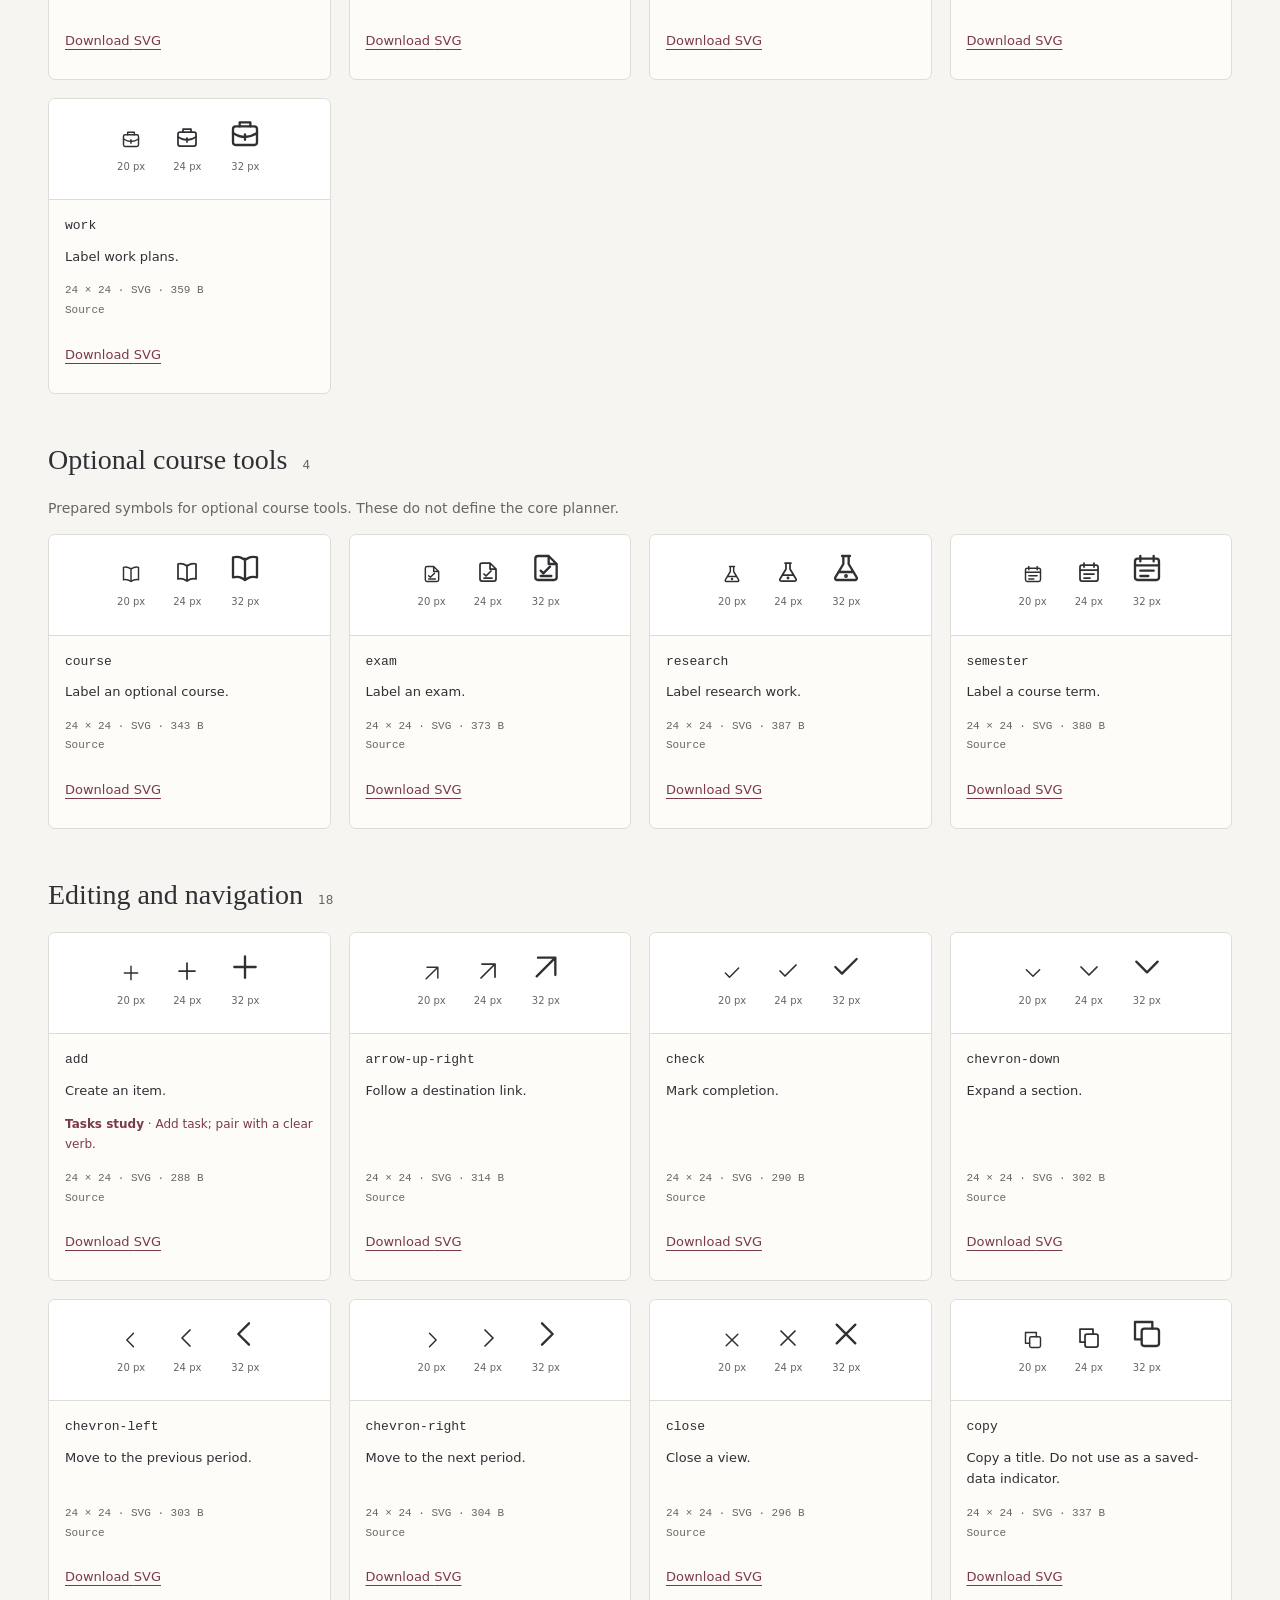
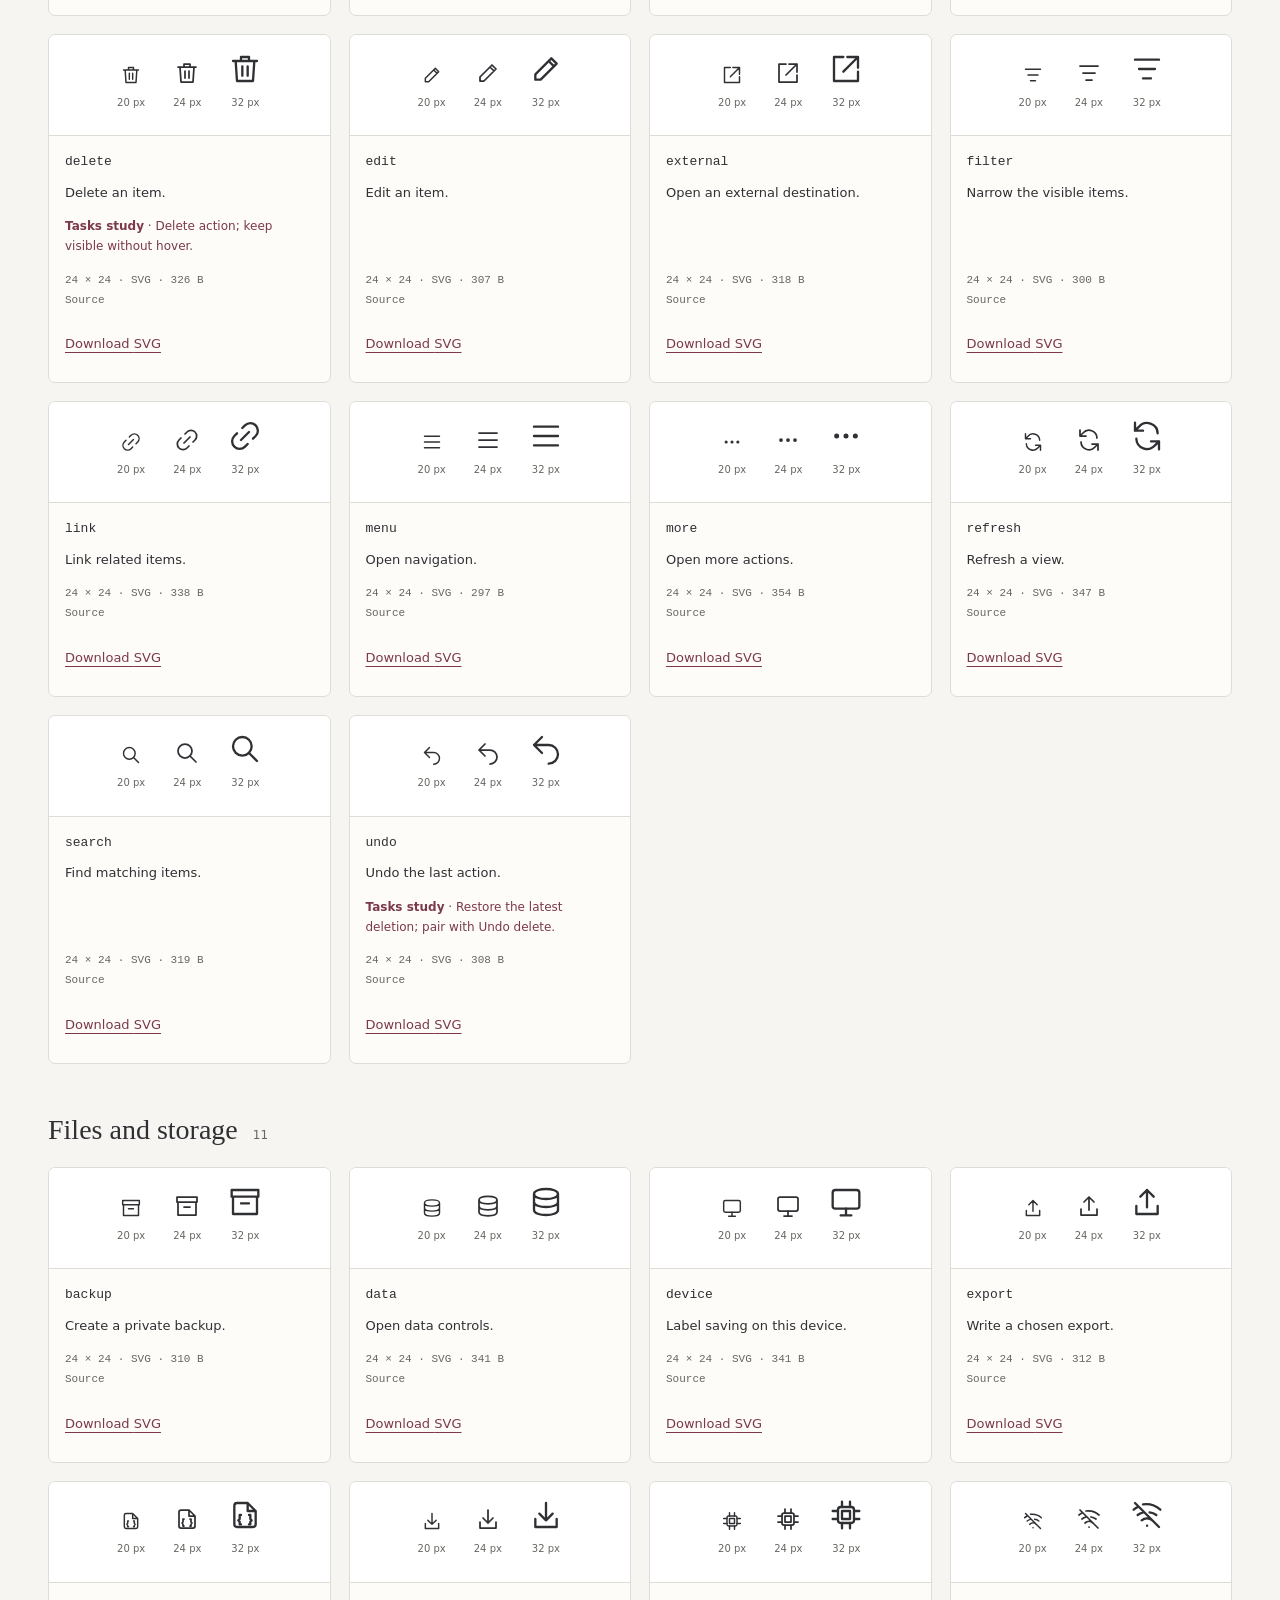
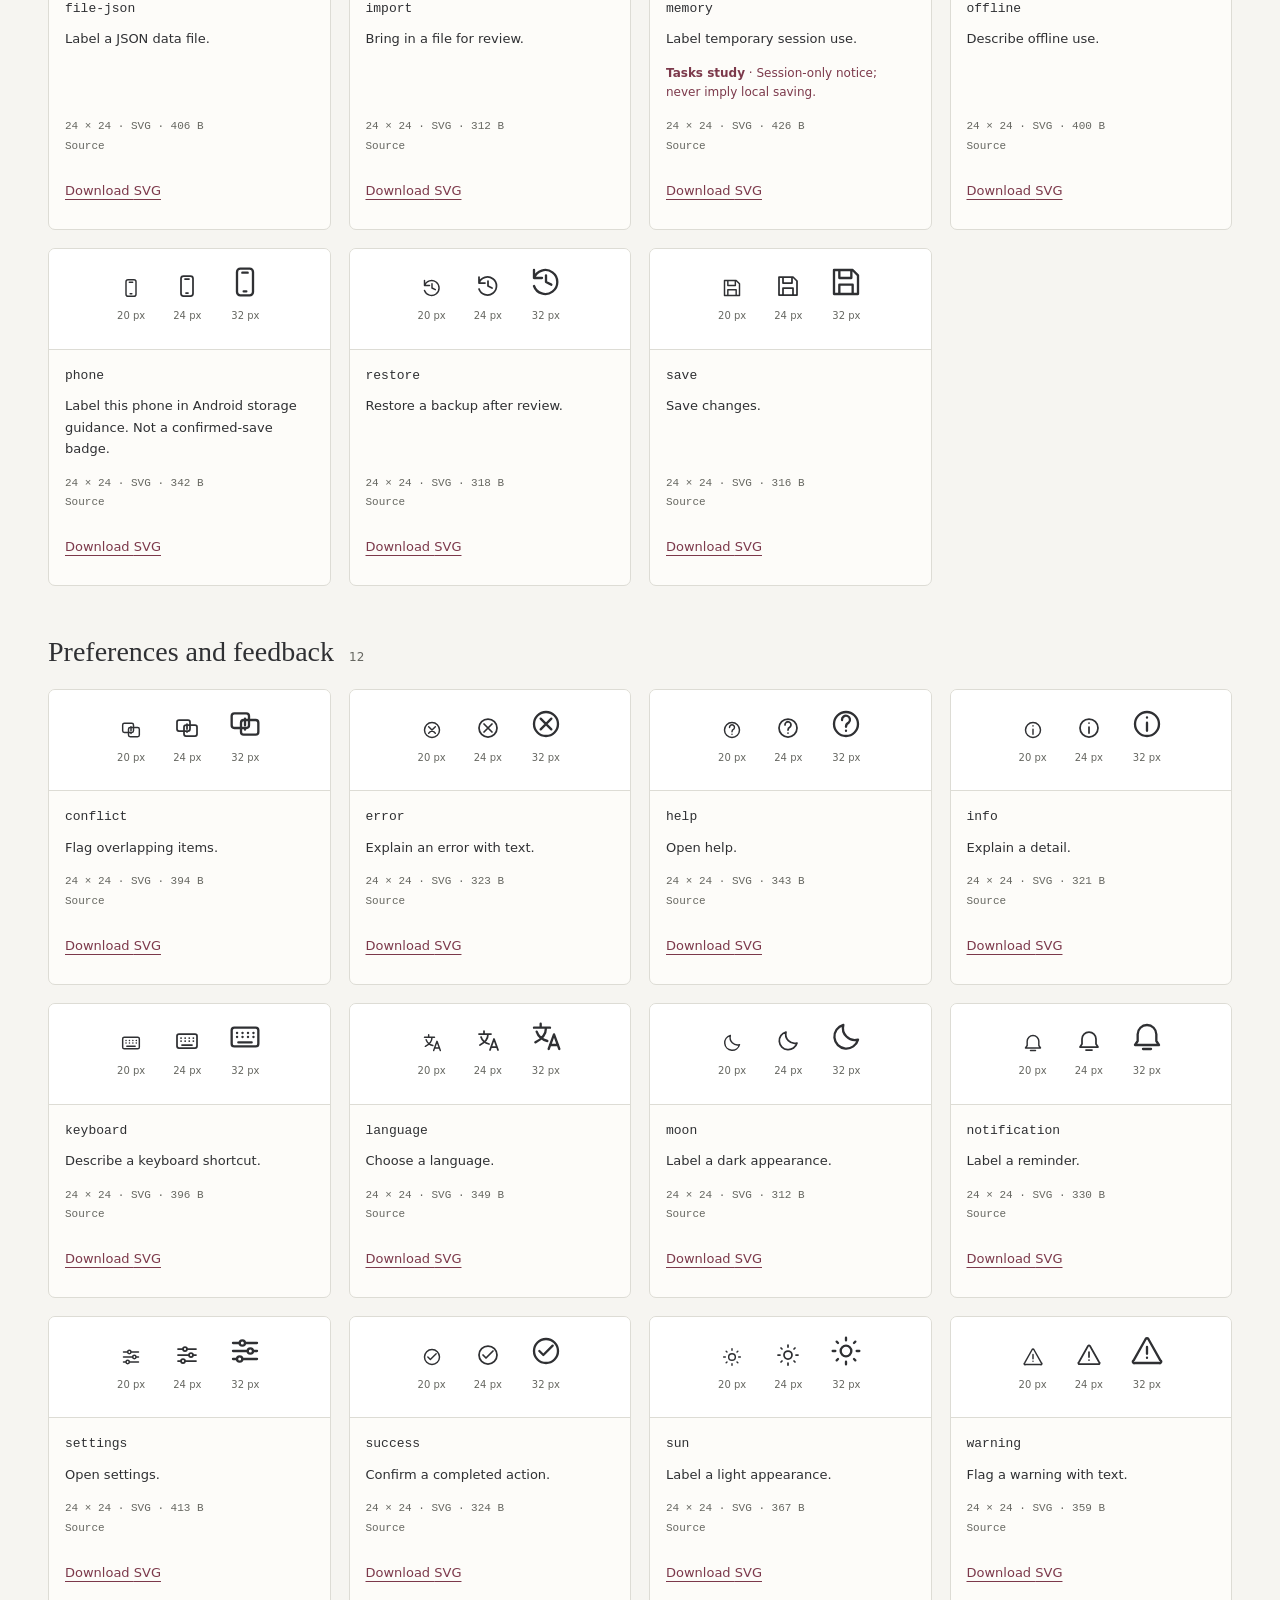
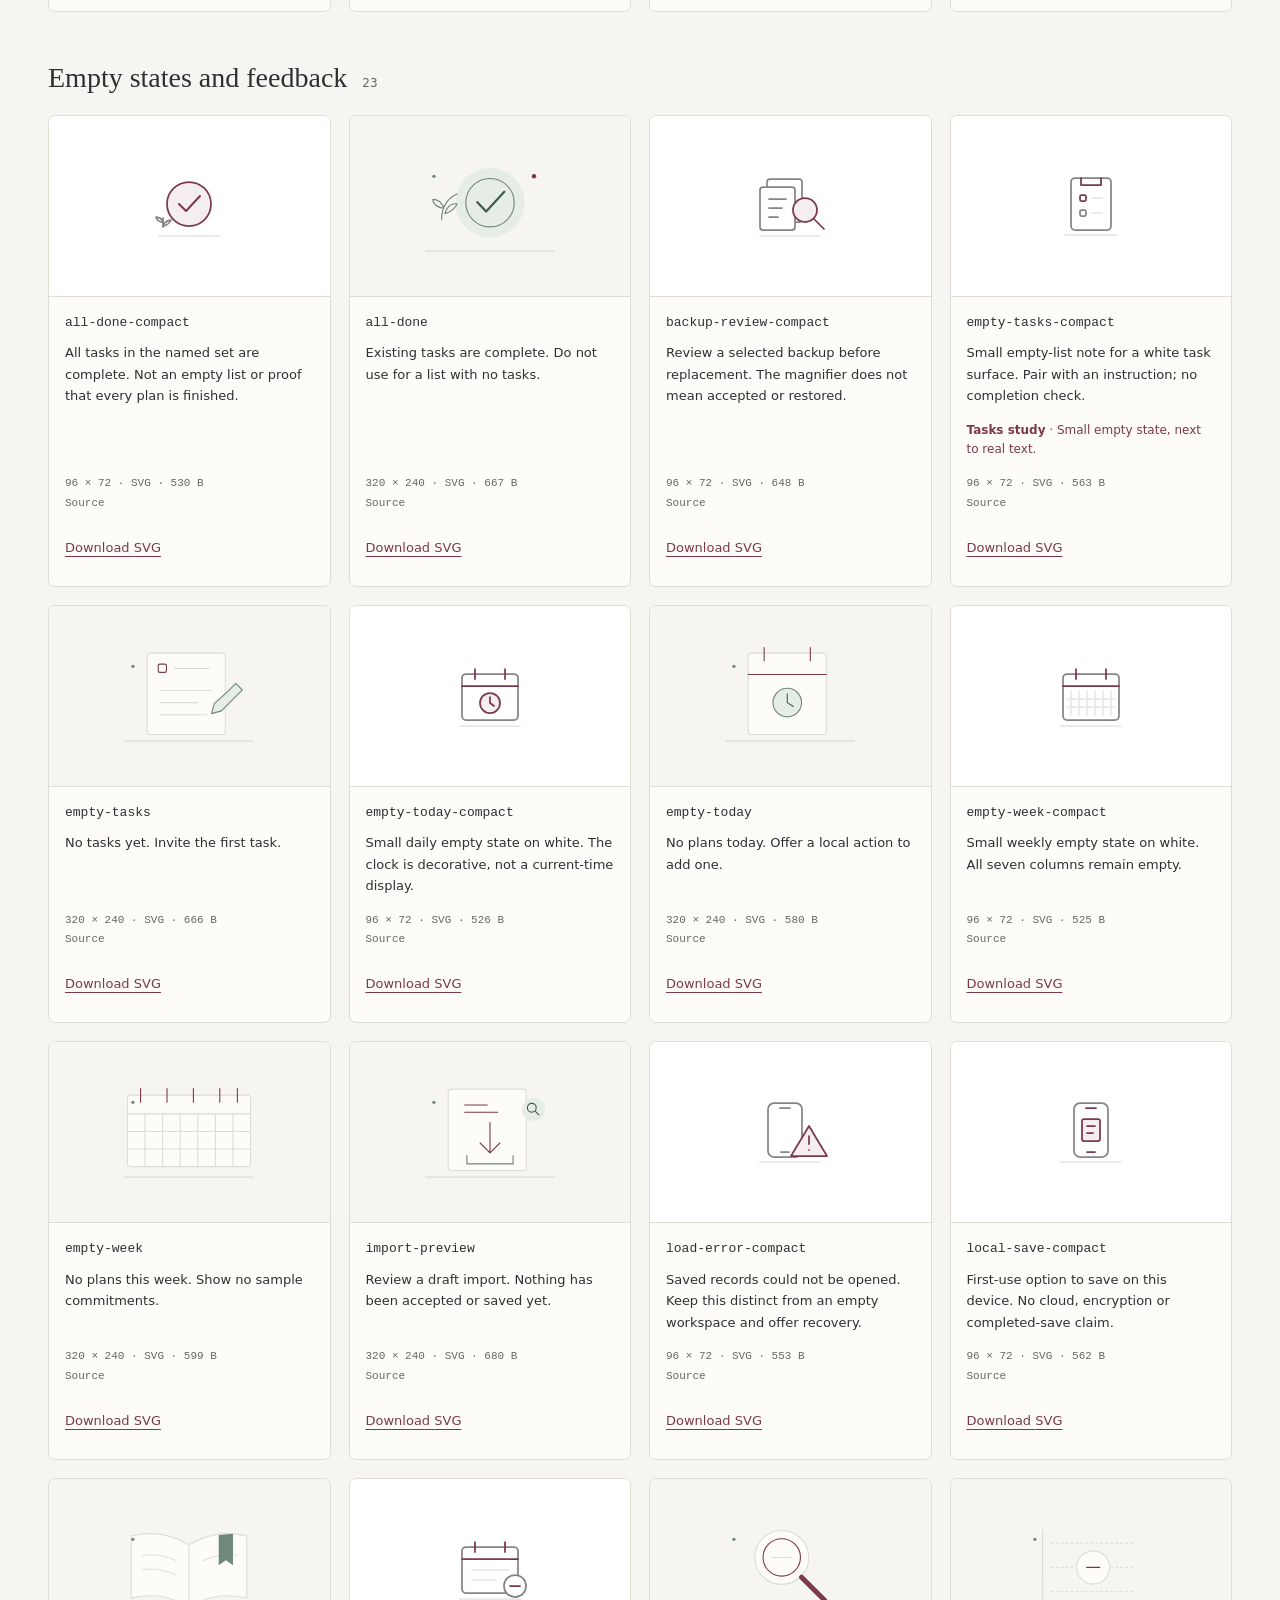
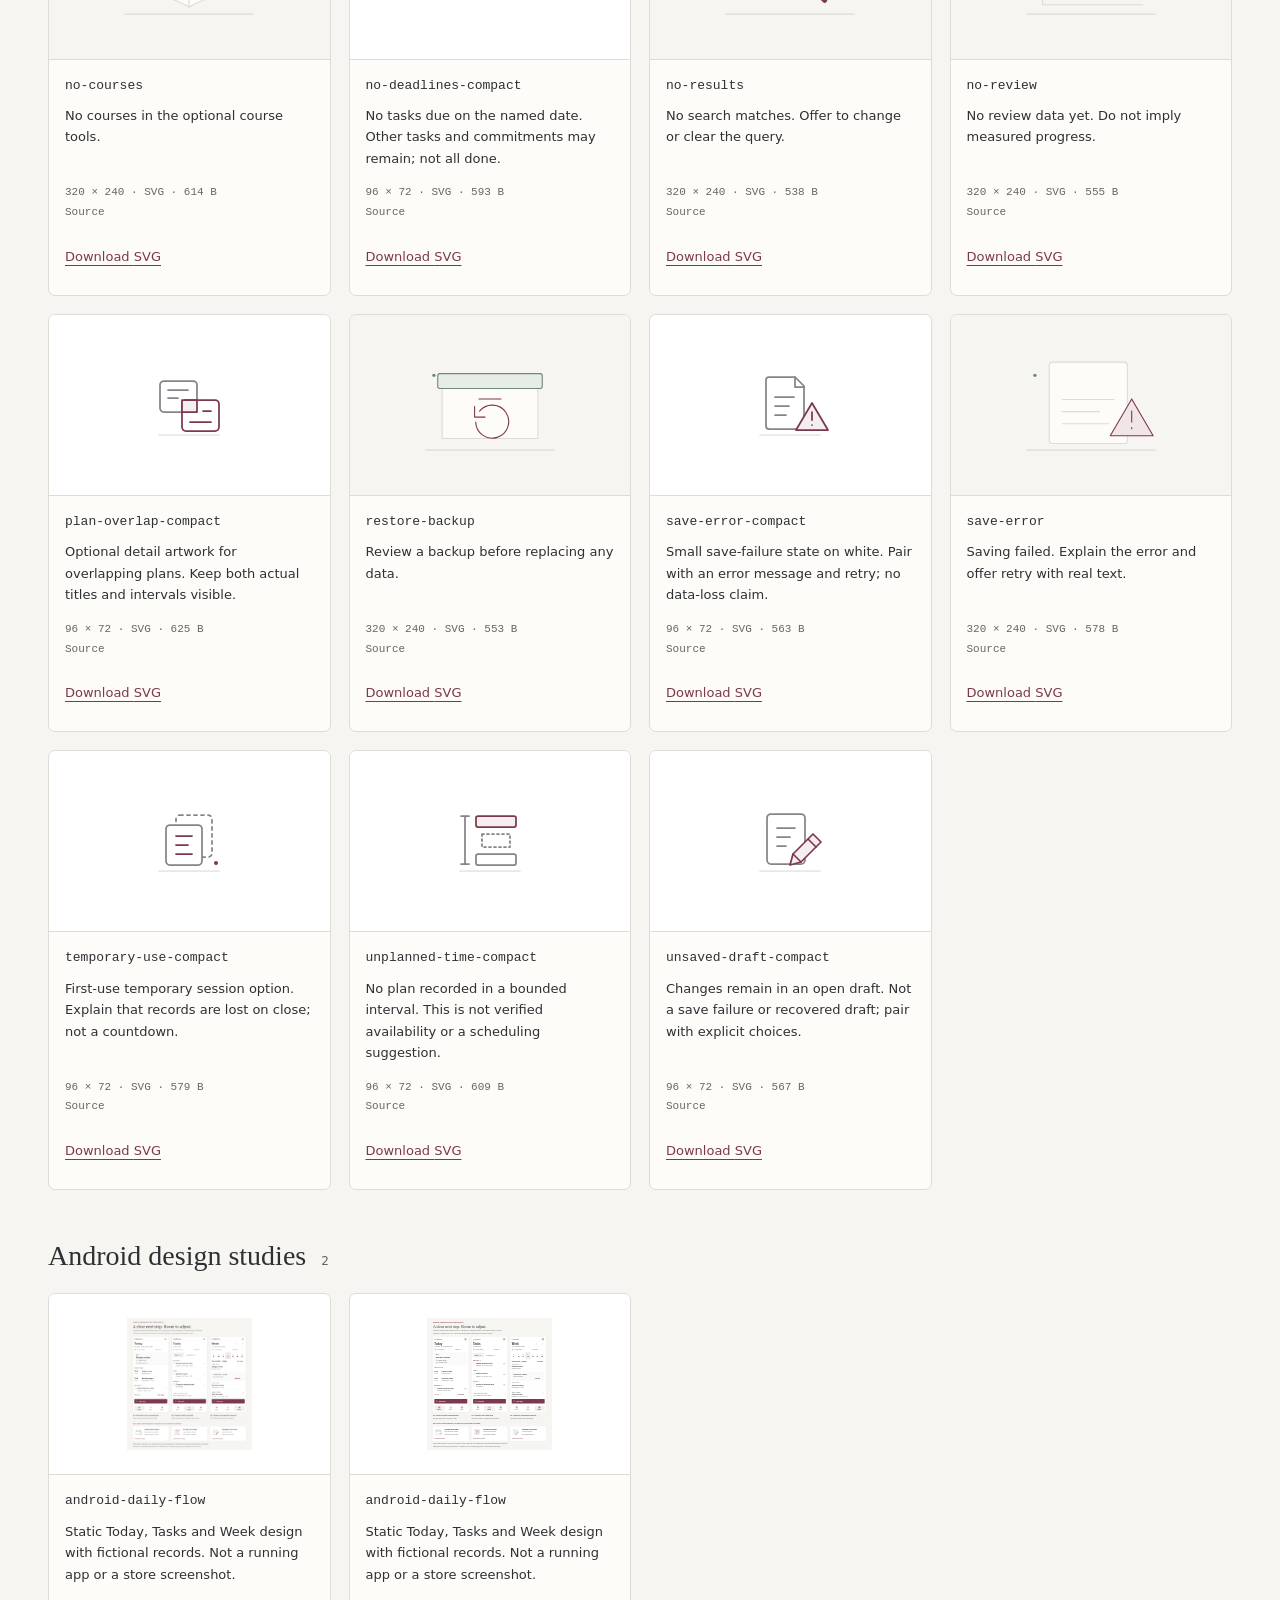
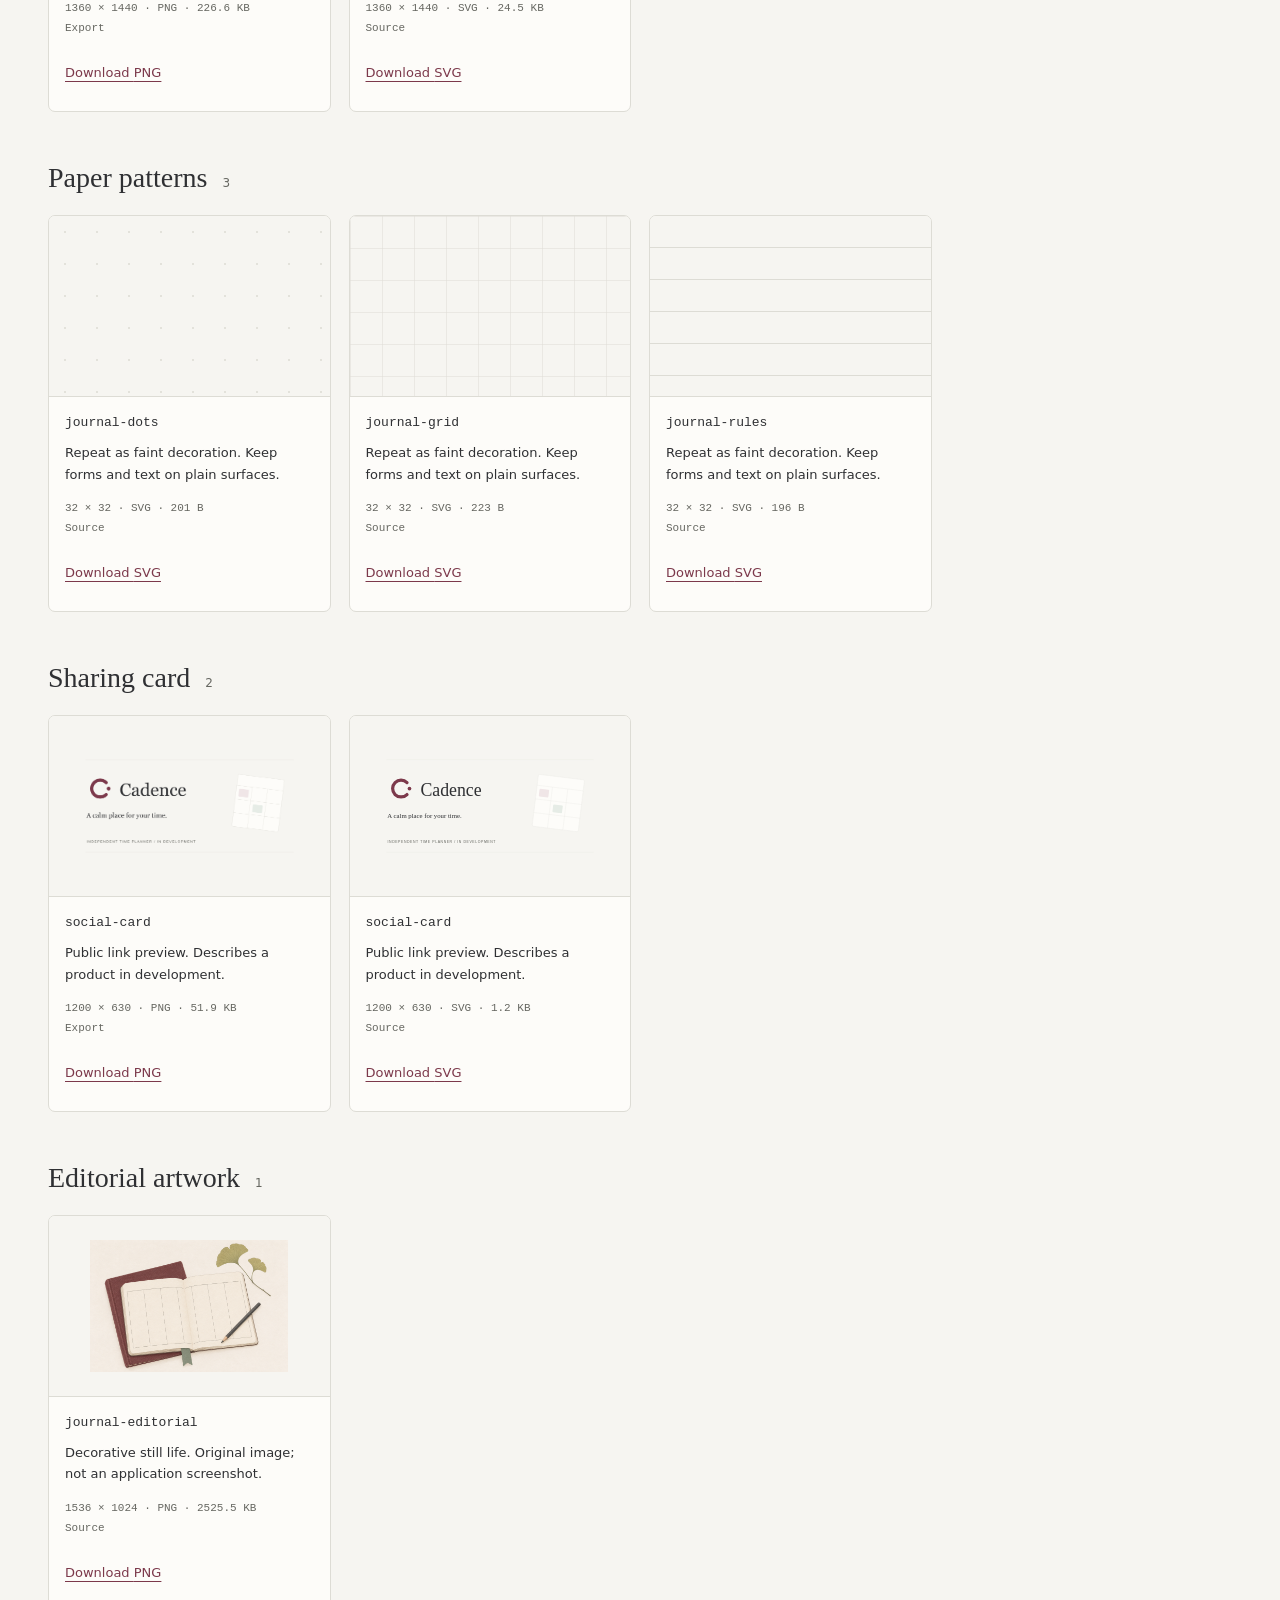
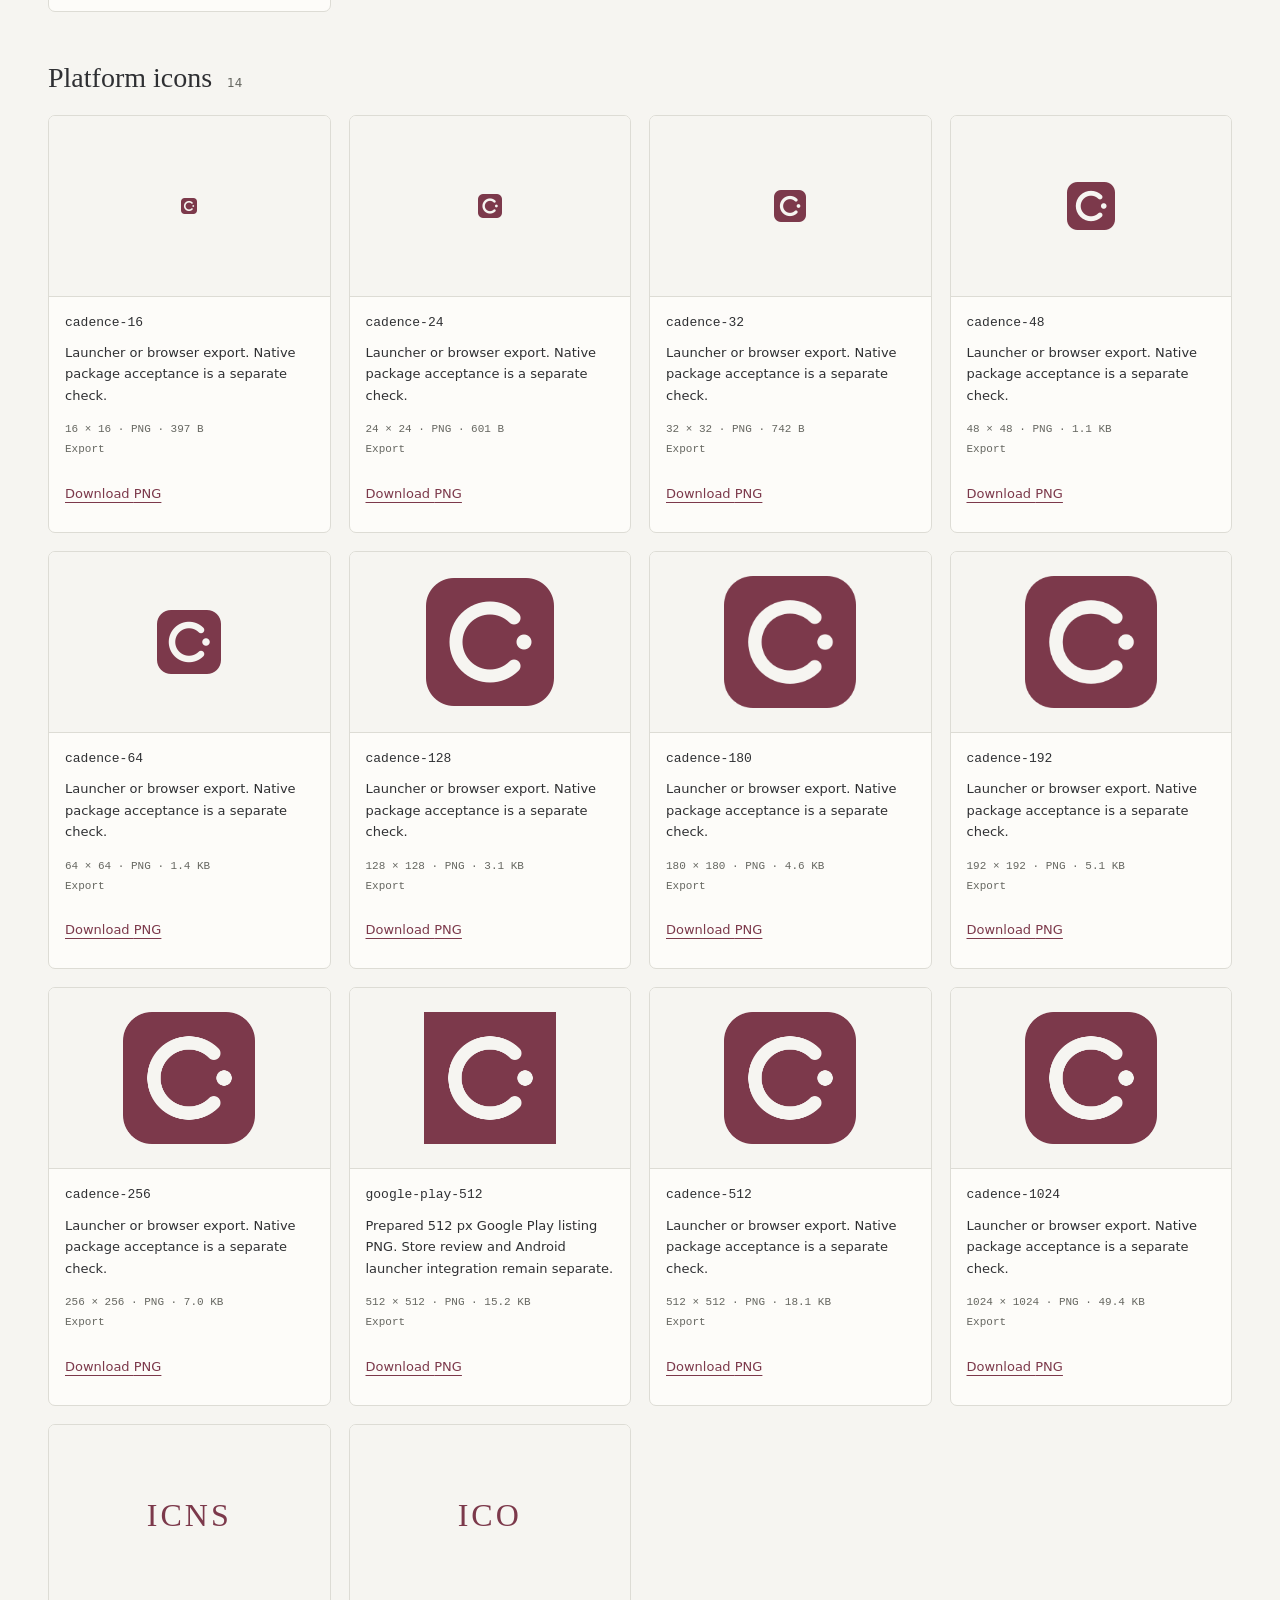
<file: assets/catalog.html>
<!doctype html>
<html lang="en">
<head>
  <meta charset="utf-8">
  <meta name="viewport" content="width=device-width,initial-scale=1">
  <title>Cadence · Artwork library</title>
  <link rel="stylesheet" href="catalog.css">
  <script src="catalog.js" defer></script>
</head>
<body>
<a class="skip-link" href="#library">Skip to artwork</a>
<main>
<header>
  <p class="eyebrow">CADENCE / VISUAL LIBRARY / 02</p>
  <h1>A little structure.<br>A little space.</h1>
  <p class="intro">A quiet journal for work, study and everyday plans. Browse the original C mark,
  consistent lines, white application surfaces and warm editorial artwork. Artwork is prepared for the product direction;
  it does not mean a feature is implemented.</p>
  <h2 class="palette-label">Application surfaces</h2>
  <div class="palette"><span><i style="background:#FFFFFF"></i>White <code>#FFFFFF</code></span><span><i style="background:#FAFAFA"></i>Soft neutral <code>#FAFAFA</code></span><span><i style="background:#7C394B"></i>Wine <code>#7C394B</code></span><span><i style="background:#F5EEF0"></i>Wine wash <code>#F5EEF0</code></span><span><i style="background:#2F3033"></i>Ink <code>#2F3033</code></span><span><i style="background:#6B6B70"></i>Muted ink <code>#6B6B70</code></span><span><i style="background:#E8E8EB"></i>Rule <code>#E8E8EB</code></span><span><i style="background:#87838A"></i>Input boundary <code>#87838A</code></span></div>
  <h2 class="palette-label">Editorial artwork</h2>
  <div class="palette"><span><i style="background:#7C394B"></i>Wine <code>#7C394B</code></span><span><i style="background:#F6F5F1"></i>Paper <code>#F6F5F1</code></span><span><i style="background:#6F877C"></i>Sage <code>#6F877C</code></span><span><i style="background:#2F3033"></i>Ink <code>#2F3033</code></span></div>
  <nav class="resources" aria-label="Library resources">
    <a href="README.md">Usage guide</a><a href="ui/task-study.html">Tasks design study</a><a href="preview.png">Visual overview</a>
    <a href="preview-library.png">Full contact sheet</a><a href="manifest.json">File manifest</a>
    <a href="focus-pack/index.html">Music and focus artwork</a>
    <a href="ui/focus-study.html">Shared focus design study</a>
    <a href="ANDROID_ARTWORK.md">Android artwork guide</a><a href="preview-android.png">Android contact sheet</a>
  </nav>
</header>
<aside class="starter" aria-label="Tasks starter set">
  <h2>Start with the current task surface.</h2>
  <p>Seven existing-family assets for the design study. These are source links, not a Flutter asset bundle.
  <a href="ui/README.md">Read the handoff</a>. Shortcuts clear filters to reveal the chosen source.</p>
  <nav class="resources" aria-label="Tasks artwork shortcuts"><a href="#asset-brand-cadence-mark-wine-svg">cadence-mark-wine</a><a href="#asset-icons-tasks-svg">tasks</a><a href="#asset-icons-add-svg">add</a><a href="#asset-icons-delete-svg">delete</a><a href="#asset-icons-undo-svg">undo</a><a href="#asset-icons-memory-svg">memory</a><a href="#asset-illustrations-empty-tasks-compact-svg">empty-tasks-compact</a></nav>
</aside>
<aside class="guidance" aria-label="Choosing artwork">
  <p><strong>Choose by meaning.</strong> Empty lists, completed tasks, pending review and errors have different artwork. Pair each with real text and a useful action.</p>
  <p><strong>Check the actual size.</strong> Icons below appear at 20, 24 and 32 px. Use at least a 48 px control area on Android. Pale lines and patterns are decoration.</p>
</aside>
<div class="filters" id="filters" hidden>
  <div><label for="search">Find artwork</label><input id="search" type="search" placeholder="Try save, work or review" autocomplete="off"></div>
  <div><label for="family">Family</label><select id="family"><option value="all">All families</option><option value="group-0">Brand</option><option value="group-1">Planning</option><option value="group-2">Focus controls</option><option value="group-3">Everyday categories</option><option value="group-4">Optional course tools</option><option value="group-5">Editing and navigation</option><option value="group-6">Files and storage</option><option value="group-7">Preferences and feedback</option><option value="group-8">Empty states and feedback</option><option value="group-9">Android design studies</option><option value="group-10">Paper patterns</option><option value="group-11">Sharing card</option><option value="group-12">Editorial artwork</option><option value="group-13">Platform icons</option><option value="group-14">Sprite</option><option value="group-15">Retained originals</option></select></div>
  <button id="clear" type="button">Reset filters</button>
</div>
<p id="result-count" class="result-count" role="status" aria-live="polite"></p>
<div id="library" tabindex="-1"><section id="group-0" data-group="Brand"><h2>Brand <span>9</span></h2><div class="grid"><article class="card" id="asset-brand-cadence-icon-dark-svg" data-asset="assets/brand/cadence-icon-dark.svg" data-search="cadence-icon-dark Use the current Cadence identity. Keep the C and rhythm dot together. "><div class="sample paper"><img src="brand/cadence-icon-dark.svg" alt="" loading="lazy" width="512" height="512"></div><div class="card-body"><h3>cadence-icon-dark</h3><p class="use">Use the current Cadence identity. Keep the C and rhythm dot together.</p><p class="file-meta">512 × 512 · SVG · 386 B<br>Source</p><a href="brand/cadence-icon-dark.svg" download>Download <span class="sr-only">cadence-icon-dark </span>SVG</a></div></article><article class="card" id="asset-brand-cadence-icon-paper-svg" data-asset="assets/brand/cadence-icon-paper.svg" data-search="cadence-icon-paper Use the current Cadence identity. Keep the C and rhythm dot together. "><div class="sample paper"><img src="brand/cadence-icon-paper.svg" alt="" loading="lazy" width="512" height="512"></div><div class="card-body"><h3>cadence-icon-paper</h3><p class="use">Use the current Cadence identity. Keep the C and rhythm dot together.</p><p class="file-meta">512 × 512 · SVG · 386 B<br>Source</p><a href="brand/cadence-icon-paper.svg" download>Download <span class="sr-only">cadence-icon-paper </span>SVG</a></div></article><article class="card" id="asset-brand-cadence-icon-store-svg" data-asset="assets/brand/cadence-icon-store.svg" data-search="cadence-icon-store Prepared Google Play listing icon. Full square; no baked-in mask or shadow. Not an Android launcher icon. "><div class="sample paper"><img src="brand/cadence-icon-store.svg" alt="" loading="lazy" width="512" height="512"></div><div class="card-body"><h3>cadence-icon-store</h3><p class="use">Prepared Google Play listing icon. Full square; no baked-in mask or shadow. Not an Android launcher icon.</p><p class="file-meta">512 × 512 · SVG · 399 B<br>Source</p><a href="brand/cadence-icon-store.svg" download>Download <span class="sr-only">cadence-icon-store </span>SVG</a></div></article><article class="card" id="asset-brand-cadence-icon-v2-svg" data-asset="assets/brand/cadence-icon-v2.svg" data-search="cadence-icon-v2 Use the current Cadence identity. Keep the C and rhythm dot together. "><div class="sample paper"><img src="brand/cadence-icon-v2.svg" alt="" loading="lazy" width="512" height="512"></div><div class="card-body"><h3>cadence-icon-v2</h3><p class="use">Use the current Cadence identity. Keep the C and rhythm dot together.</p><p class="file-meta">512 × 512 · SVG · 386 B<br>Source</p><a href="brand/cadence-icon-v2.svg" download>Download <span class="sr-only">cadence-icon-v2 </span>SVG</a></div></article><article class="card" id="asset-brand-cadence-lockup-paper-svg" data-asset="assets/brand/cadence-lockup-paper.svg" data-search="cadence-lockup-paper Use on a dark surface. "><div class="sample ink"><img src="brand/cadence-lockup-paper.svg" alt="" loading="lazy" width="456" height="104"></div><div class="card-body"><h3>cadence-lockup-paper</h3><p class="use">Use on a dark surface.</p><p class="file-meta">456 × 104 · SVG · 887 B<br>Source</p><a href="brand/cadence-lockup-paper.svg" download>Download <span class="sr-only">cadence-lockup-paper </span>SVG</a></div></article><article class="card" id="asset-brand-cadence-lockup-svg" data-asset="assets/brand/cadence-lockup.svg" data-search="cadence-lockup Use the current Cadence identity. Keep the C and rhythm dot together. "><div class="sample paper"><img src="brand/cadence-lockup.svg" alt="" loading="lazy" width="456" height="104"></div><div class="card-body"><h3>cadence-lockup</h3><p class="use">Use the current Cadence identity. Keep the C and rhythm dot together.</p><p class="file-meta">456 × 104 · SVG · 887 B<br>Source</p><a href="brand/cadence-lockup.svg" download>Download <span class="sr-only">cadence-lockup </span>SVG</a></div></article><article class="card" id="asset-brand-cadence-mark-ink-svg" data-asset="assets/brand/cadence-mark-ink.svg" data-search="cadence-mark-ink Use the current Cadence identity. Keep the C and rhythm dot together. "><div class="sample paper"><img src="brand/cadence-mark-ink.svg" alt="" loading="lazy" width="512" height="512"></div><div class="card-body"><h3>cadence-mark-ink</h3><p class="use">Use the current Cadence identity. Keep the C and rhythm dot together.</p><p class="file-meta">512 × 512 · SVG · 330 B<br>Source</p><a href="brand/cadence-mark-ink.svg" download>Download <span class="sr-only">cadence-mark-ink </span>SVG</a></div></article><article class="card" id="asset-brand-cadence-mark-paper-svg" data-asset="assets/brand/cadence-mark-paper.svg" data-search="cadence-mark-paper Use on a dark surface. "><div class="sample ink"><img src="brand/cadence-mark-paper.svg" alt="" loading="lazy" width="512" height="512"></div><div class="card-body"><h3>cadence-mark-paper</h3><p class="use">Use on a dark surface.</p><p class="file-meta">512 × 512 · SVG · 330 B<br>Source</p><a href="brand/cadence-mark-paper.svg" download>Download <span class="sr-only">cadence-mark-paper </span>SVG</a></div></article><article class="card" id="asset-brand-cadence-mark-wine-svg" data-asset="assets/brand/cadence-mark-wine.svg" data-search="cadence-mark-wine Use the current Cadence identity. Keep the C and rhythm dot together. Top bar mark; keep the C and dot together."><div class="sample white"><img src="brand/cadence-mark-wine.svg" alt="" loading="lazy" width="512" height="512"></div><div class="card-body"><h3>cadence-mark-wine</h3><p class="use">Use the current Cadence identity. Keep the C and rhythm dot together.</p><p class="app-use"><strong>Tasks study</strong> · Top bar mark; keep the C and dot together.</p><p class="file-meta">512 × 512 · SVG · 330 B<br>Source</p><a href="brand/cadence-mark-wine.svg" download>Download <span class="sr-only">cadence-mark-wine </span>SVG</a></div></article></div></section><section id="group-1" data-group="Planning"><h2>Planning <span>11</span></h2><div class="grid"><article class="card icon-card" id="asset-icons-all-day-svg" data-asset="assets/icons/all-day.svg" data-search="all-day Mark an all-day item. "><div class="sample icon-sizes"><div><img src="icons/all-day.svg" alt="" width="20" height="20" loading="lazy"><small>20 px</small></div><div><img src="icons/all-day.svg" alt="" width="24" height="24" loading="lazy"><small>24 px</small></div><div><img src="icons/all-day.svg" alt="" width="32" height="32" loading="lazy"><small>32 px</small></div></div><div class="card-body"><h3>all-day</h3><p class="use">Mark an all-day item.</p><p class="file-meta">24 × 24 · SVG · 405 B<br>Source</p><a href="icons/all-day.svg" download>Download <span class="sr-only">all-day </span>SVG</a></div></article><article class="card icon-card" id="asset-icons-cancel-occurrence-svg" data-asset="assets/icons/cancel-occurrence.svg" data-search="cancel-occurrence Cancel one repeat occurrence. Pair with visible scope text. "><div class="sample icon-sizes"><div><img src="icons/cancel-occurrence.svg" alt="" width="20" height="20" loading="lazy"><small>20 px</small></div><div><img src="icons/cancel-occurrence.svg" alt="" width="24" height="24" loading="lazy"><small>24 px</small></div><div><img src="icons/cancel-occurrence.svg" alt="" width="32" height="32" loading="lazy"><small>32 px</small></div></div><div class="card-body"><h3>cancel-occurrence</h3><p class="use">Cancel one repeat occurrence. Pair with visible scope text.</p><p class="file-meta">24 × 24 · SVG · 399 B<br>Source</p><a href="icons/cancel-occurrence.svg" download>Download <span class="sr-only">cancel-occurrence </span>SVG</a></div></article><article class="card icon-card" id="asset-icons-clock-svg" data-asset="assets/icons/clock.svg" data-search="clock Show a time or duration. "><div class="sample icon-sizes"><div><img src="icons/clock.svg" alt="" width="20" height="20" loading="lazy"><small>20 px</small></div><div><img src="icons/clock.svg" alt="" width="24" height="24" loading="lazy"><small>24 px</small></div><div><img src="icons/clock.svg" alt="" width="32" height="32" loading="lazy"><small>32 px</small></div></div><div class="card-body"><h3>clock</h3><p class="use">Show a time or duration.</p><p class="file-meta">24 × 24 · SVG · 318 B<br>Source</p><a href="icons/clock.svg" download>Download <span class="sr-only">clock </span>SVG</a></div></article><article class="card icon-card" id="asset-icons-deadline-svg" data-asset="assets/icons/deadline.svg" data-search="deadline Show a task deadline. "><div class="sample icon-sizes"><div><img src="icons/deadline.svg" alt="" width="20" height="20" loading="lazy"><small>20 px</small></div><div><img src="icons/deadline.svg" alt="" width="24" height="24" loading="lazy"><small>24 px</small></div><div><img src="icons/deadline.svg" alt="" width="32" height="32" loading="lazy"><small>32 px</small></div></div><div class="card-body"><h3>deadline</h3><p class="use">Show a task deadline.</p><p class="file-meta">24 × 24 · SVG · 338 B<br>Source</p><a href="icons/deadline.svg" download>Download <span class="sr-only">deadline </span>SVG</a></div></article><article class="card icon-card" id="asset-icons-move-plan-svg" data-asset="assets/icons/move-plan.svg" data-search="move-plan Change one plan time through an editor. No automatic rearrangement. "><div class="sample icon-sizes"><div><img src="icons/move-plan.svg" alt="" width="20" height="20" loading="lazy"><small>20 px</small></div><div><img src="icons/move-plan.svg" alt="" width="24" height="24" loading="lazy"><small>24 px</small></div><div><img src="icons/move-plan.svg" alt="" width="32" height="32" loading="lazy"><small>32 px</small></div></div><div class="card-body"><h3>move-plan</h3><p class="use">Change one plan time through an editor. No automatic rearrangement.</p><p class="file-meta">24 × 24 · SVG · 387 B<br>Source</p><a href="icons/move-plan.svg" download>Download <span class="sr-only">move-plan </span>SVG</a></div></article><article class="card icon-card" id="asset-icons-repeat-svg" data-asset="assets/icons/repeat.svg" data-search="repeat Show a repeating item. "><div class="sample icon-sizes"><div><img src="icons/repeat.svg" alt="" width="20" height="20" loading="lazy"><small>20 px</small></div><div><img src="icons/repeat.svg" alt="" width="24" height="24" loading="lazy"><small>24 px</small></div><div><img src="icons/repeat.svg" alt="" width="32" height="32" loading="lazy"><small>32 px</small></div></div><div class="card-body"><h3>repeat</h3><p class="use">Show a repeating item.</p><p class="file-meta">24 × 24 · SVG · 347 B<br>Source</p><a href="icons/repeat.svg" download>Download <span class="sr-only">repeat </span>SVG</a></div></article><article class="card icon-card" id="asset-icons-review-svg" data-asset="assets/icons/review.svg" data-search="review Open a weekly review. "><div class="sample icon-sizes"><div><img src="icons/review.svg" alt="" width="20" height="20" loading="lazy"><small>20 px</small></div><div><img src="icons/review.svg" alt="" width="24" height="24" loading="lazy"><small>24 px</small></div><div><img src="icons/review.svg" alt="" width="32" height="32" loading="lazy"><small>32 px</small></div></div><div class="card-body"><h3>review</h3><p class="use">Open a weekly review.</p><p class="file-meta">24 × 24 · SVG · 309 B<br>Source</p><a href="icons/review.svg" download>Download <span class="sr-only">review </span>SVG</a></div></article><article class="card icon-card" id="asset-icons-tasks-svg" data-asset="assets/icons/tasks.svg" data-search="tasks Open the task list. Current Tasks marker; use wine on a wine wash."><div class="sample icon-sizes"><div><img src="icons/tasks.svg" alt="" width="20" height="20" loading="lazy"><small>20 px</small></div><div><img src="icons/tasks.svg" alt="" width="24" height="24" loading="lazy"><small>24 px</small></div><div><img src="icons/tasks.svg" alt="" width="32" height="32" loading="lazy"><small>32 px</small></div></div><div class="card-body"><h3>tasks</h3><p class="use">Open the task list.</p><p class="app-use"><strong>Tasks study</strong> · Current Tasks marker; use wine on a wine wash.</p><p class="file-meta">24 × 24 · SVG · 323 B<br>Source</p><a href="icons/tasks.svg" download>Download <span class="sr-only">tasks </span>SVG</a></div></article><article class="card icon-card" id="asset-icons-time-block-svg" data-asset="assets/icons/time-block.svg" data-search="time-block Label reserved work time. This is separate from a task deadline. "><div class="sample icon-sizes"><div><img src="icons/time-block.svg" alt="" width="20" height="20" loading="lazy"><small>20 px</small></div><div><img src="icons/time-block.svg" alt="" width="24" height="24" loading="lazy"><small>24 px</small></div><div><img src="icons/time-block.svg" alt="" width="32" height="32" loading="lazy"><small>32 px</small></div></div><div class="card-body"><h3>time-block</h3><p class="use">Label reserved work time. This is separate from a task deadline.</p><p class="file-meta">24 × 24 · SVG · 405 B<br>Source</p><a href="icons/time-block.svg" download>Download <span class="sr-only">time-block </span>SVG</a></div></article><article class="card icon-card" id="asset-icons-today-svg" data-asset="assets/icons/today.svg" data-search="today Open the daily plan. "><div class="sample icon-sizes"><div><img src="icons/today.svg" alt="" width="20" height="20" loading="lazy"><small>20 px</small></div><div><img src="icons/today.svg" alt="" width="24" height="24" loading="lazy"><small>24 px</small></div><div><img src="icons/today.svg" alt="" width="32" height="32" loading="lazy"><small>32 px</small></div></div><div class="card-body"><h3>today</h3><p class="use">Open the daily plan.</p><p class="file-meta">24 × 24 · SVG · 377 B<br>Source</p><a href="icons/today.svg" download>Download <span class="sr-only">today </span>SVG</a></div></article><article class="card icon-card" id="asset-icons-week-svg" data-asset="assets/icons/week.svg" data-search="week Open the weekly plan. "><div class="sample icon-sizes"><div><img src="icons/week.svg" alt="" width="20" height="20" loading="lazy"><small>20 px</small></div><div><img src="icons/week.svg" alt="" width="24" height="24" loading="lazy"><small>24 px</small></div><div><img src="icons/week.svg" alt="" width="32" height="32" loading="lazy"><small>32 px</small></div></div><div class="card-body"><h3>week</h3><p class="use">Open the weekly plan.</p><p class="file-meta">24 × 24 · SVG · 380 B<br>Source</p><a href="icons/week.svg" download>Download <span class="sr-only">week </span>SVG</a></div></article></div></section><section id="group-2" data-group="Focus controls"><h2>Focus controls <span>6</span></h2><p class="section-note">Prepared for the later bounded countdown. No timer or player is implemented by these files.</p><div class="grid"><article class="card icon-card" id="asset-icons-break-svg" data-asset="assets/icons/break.svg" data-search="break Start a manual break. Do not imply an automatic cycle. "><div class="sample icon-sizes"><div><img src="icons/break.svg" alt="" width="20" height="20" loading="lazy"><small>20 px</small></div><div><img src="icons/break.svg" alt="" width="24" height="24" loading="lazy"><small>24 px</small></div><div><img src="icons/break.svg" alt="" width="32" height="32" loading="lazy"><small>32 px</small></div></div><div class="card-body"><h3>break</h3><p class="use">Start a manual break. Do not imply an automatic cycle.</p><p class="file-meta">24 × 24 · SVG · 361 B<br>Source</p><a href="icons/break.svg" download>Download <span class="sr-only">break </span>SVG</a></div></article><article class="card icon-card" id="asset-icons-focus-timer-svg" data-asset="assets/icons/focus-timer.svg" data-search="focus-timer Open the later task-linked countdown. Not the deadline icon. "><div class="sample icon-sizes"><div><img src="icons/focus-timer.svg" alt="" width="20" height="20" loading="lazy"><small>20 px</small></div><div><img src="icons/focus-timer.svg" alt="" width="24" height="24" loading="lazy"><small>24 px</small></div><div><img src="icons/focus-timer.svg" alt="" width="32" height="32" loading="lazy"><small>32 px</small></div></div><div class="card-body"><h3>focus-timer</h3><p class="use">Open the later task-linked countdown. Not the deadline icon.</p><p class="file-meta">24 × 24 · SVG · 344 B<br>Source</p><a href="icons/focus-timer.svg" download>Download <span class="sr-only">focus-timer </span>SVG</a></div></article><article class="card icon-card" id="asset-icons-history-svg" data-asset="assets/icons/history.svg" data-search="history Open local session records. These are timer records, not verified attention. "><div class="sample icon-sizes"><div><img src="icons/history.svg" alt="" width="20" height="20" loading="lazy"><small>20 px</small></div><div><img src="icons/history.svg" alt="" width="24" height="24" loading="lazy"><small>24 px</small></div><div><img src="icons/history.svg" alt="" width="32" height="32" loading="lazy"><small>32 px</small></div></div><div class="card-body"><h3>history</h3><p class="use">Open local session records. These are timer records, not verified attention.</p><p class="file-meta">24 × 24 · SVG · 318 B<br>Source</p><a href="icons/history.svg" download>Download <span class="sr-only">history </span>SVG</a></div></article><article class="card icon-card" id="asset-icons-pause-svg" data-asset="assets/icons/pause.svg" data-search="pause Pause focus; preserve the task and current session. "><div class="sample icon-sizes"><div><img src="icons/pause.svg" alt="" width="20" height="20" loading="lazy"><small>20 px</small></div><div><img src="icons/pause.svg" alt="" width="24" height="24" loading="lazy"><small>24 px</small></div><div><img src="icons/pause.svg" alt="" width="32" height="32" loading="lazy"><small>32 px</small></div></div><div class="card-body"><h3>pause</h3><p class="use">Pause focus; preserve the task and current session.</p><p class="file-meta">24 × 24 · SVG · 361 B<br>Source</p><a href="icons/pause.svg" download>Download <span class="sr-only">pause </span>SVG</a></div></article><article class="card icon-card" id="asset-icons-play-svg" data-asset="assets/icons/play.svg" data-search="play Start or resume focus only after an explicit choice. "><div class="sample icon-sizes"><div><img src="icons/play.svg" alt="" width="20" height="20" loading="lazy"><small>20 px</small></div><div><img src="icons/play.svg" alt="" width="24" height="24" loading="lazy"><small>24 px</small></div><div><img src="icons/play.svg" alt="" width="32" height="32" loading="lazy"><small>32 px</small></div></div><div class="card-body"><h3>play</h3><p class="use">Start or resume focus only after an explicit choice.</p><p class="file-meta">24 × 24 · SVG · 289 B<br>Source</p><a href="icons/play.svg" download>Download <span class="sr-only">play </span>SVG</a></div></article><article class="card icon-card" id="asset-icons-stop-svg" data-asset="assets/icons/stop.svg" data-search="stop End focus. Never mark the task complete without a separate action. "><div class="sample icon-sizes"><div><img src="icons/stop.svg" alt="" width="20" height="20" loading="lazy"><small>20 px</small></div><div><img src="icons/stop.svg" alt="" width="24" height="24" loading="lazy"><small>24 px</small></div><div><img src="icons/stop.svg" alt="" width="32" height="32" loading="lazy"><small>32 px</small></div></div><div class="card-body"><h3>stop</h3><p class="use">End focus. Never mark the task complete without a separate action.</p><p class="file-meta">24 × 24 · SVG · 311 B<br>Source</p><a href="icons/stop.svg" download>Download <span class="sr-only">stop </span>SVG</a></div></article></div></section><section id="group-3" data-group="Everyday categories"><h2>Everyday categories <span>5</span></h2><div class="grid"><article class="card icon-card" id="asset-icons-location-svg" data-asset="assets/icons/location.svg" data-search="location Show a place. "><div class="sample icon-sizes"><div><img src="icons/location.svg" alt="" width="20" height="20" loading="lazy"><small>20 px</small></div><div><img src="icons/location.svg" alt="" width="24" height="24" loading="lazy"><small>24 px</small></div><div><img src="icons/location.svg" alt="" width="32" height="32" loading="lazy"><small>32 px</small></div></div><div class="card-body"><h3>location</h3><p class="use">Show a place.</p><p class="file-meta">24 × 24 · SVG · 359 B<br>Source</p><a href="icons/location.svg" download>Download <span class="sr-only">location </span>SVG</a></div></article><article class="card icon-card" id="asset-icons-meeting-svg" data-asset="assets/icons/meeting.svg" data-search="meeting Label a meeting. "><div class="sample icon-sizes"><div><img src="icons/meeting.svg" alt="" width="20" height="20" loading="lazy"><small>20 px</small></div><div><img src="icons/meeting.svg" alt="" width="24" height="24" loading="lazy"><small>24 px</small></div><div><img src="icons/meeting.svg" alt="" width="32" height="32" loading="lazy"><small>32 px</small></div></div><div class="card-body"><h3>meeting</h3><p class="use">Label a meeting.</p><p class="file-meta">24 × 24 · SVG · 384 B<br>Source</p><a href="icons/meeting.svg" download>Download <span class="sr-only">meeting </span>SVG</a></div></article><article class="card icon-card" id="asset-icons-personal-svg" data-asset="assets/icons/personal.svg" data-search="personal Label personal plans. "><div class="sample icon-sizes"><div><img src="icons/personal.svg" alt="" width="20" height="20" loading="lazy"><small>20 px</small></div><div><img src="icons/personal.svg" alt="" width="24" height="24" loading="lazy"><small>24 px</small></div><div><img src="icons/personal.svg" alt="" width="32" height="32" loading="lazy"><small>32 px</small></div></div><div class="card-body"><h3>personal</h3><p class="use">Label personal plans.</p><p class="file-meta">24 × 24 · SVG · 337 B<br>Source</p><a href="icons/personal.svg" download>Download <span class="sr-only">personal </span>SVG</a></div></article><article class="card icon-card" id="asset-icons-study-svg" data-asset="assets/icons/study.svg" data-search="study Label study plans. "><div class="sample icon-sizes"><div><img src="icons/study.svg" alt="" width="20" height="20" loading="lazy"><small>20 px</small></div><div><img src="icons/study.svg" alt="" width="24" height="24" loading="lazy"><small>24 px</small></div><div><img src="icons/study.svg" alt="" width="32" height="32" loading="lazy"><small>32 px</small></div></div><div class="card-body"><h3>study</h3><p class="use">Label study plans.</p><p class="file-meta">24 × 24 · SVG · 338 B<br>Source</p><a href="icons/study.svg" download>Download <span class="sr-only">study </span>SVG</a></div></article><article class="card icon-card" id="asset-icons-work-svg" data-asset="assets/icons/work.svg" data-search="work Label work plans. "><div class="sample icon-sizes"><div><img src="icons/work.svg" alt="" width="20" height="20" loading="lazy"><small>20 px</small></div><div><img src="icons/work.svg" alt="" width="24" height="24" loading="lazy"><small>24 px</small></div><div><img src="icons/work.svg" alt="" width="32" height="32" loading="lazy"><small>32 px</small></div></div><div class="card-body"><h3>work</h3><p class="use">Label work plans.</p><p class="file-meta">24 × 24 · SVG · 359 B<br>Source</p><a href="icons/work.svg" download>Download <span class="sr-only">work </span>SVG</a></div></article></div></section><section id="group-4" data-group="Optional course tools"><h2>Optional course tools <span>4</span></h2><p class="section-note">Prepared symbols for optional course tools. These do not define the core planner.</p><div class="grid"><article class="card icon-card" id="asset-icons-course-svg" data-asset="assets/icons/course.svg" data-search="course Label an optional course. "><div class="sample icon-sizes"><div><img src="icons/course.svg" alt="" width="20" height="20" loading="lazy"><small>20 px</small></div><div><img src="icons/course.svg" alt="" width="24" height="24" loading="lazy"><small>24 px</small></div><div><img src="icons/course.svg" alt="" width="32" height="32" loading="lazy"><small>32 px</small></div></div><div class="card-body"><h3>course</h3><p class="use">Label an optional course.</p><p class="file-meta">24 × 24 · SVG · 343 B<br>Source</p><a href="icons/course.svg" download>Download <span class="sr-only">course </span>SVG</a></div></article><article class="card icon-card" id="asset-icons-exam-svg" data-asset="assets/icons/exam.svg" data-search="exam Label an exam. "><div class="sample icon-sizes"><div><img src="icons/exam.svg" alt="" width="20" height="20" loading="lazy"><small>20 px</small></div><div><img src="icons/exam.svg" alt="" width="24" height="24" loading="lazy"><small>24 px</small></div><div><img src="icons/exam.svg" alt="" width="32" height="32" loading="lazy"><small>32 px</small></div></div><div class="card-body"><h3>exam</h3><p class="use">Label an exam.</p><p class="file-meta">24 × 24 · SVG · 373 B<br>Source</p><a href="icons/exam.svg" download>Download <span class="sr-only">exam </span>SVG</a></div></article><article class="card icon-card" id="asset-icons-research-svg" data-asset="assets/icons/research.svg" data-search="research Label research work. "><div class="sample icon-sizes"><div><img src="icons/research.svg" alt="" width="20" height="20" loading="lazy"><small>20 px</small></div><div><img src="icons/research.svg" alt="" width="24" height="24" loading="lazy"><small>24 px</small></div><div><img src="icons/research.svg" alt="" width="32" height="32" loading="lazy"><small>32 px</small></div></div><div class="card-body"><h3>research</h3><p class="use">Label research work.</p><p class="file-meta">24 × 24 · SVG · 387 B<br>Source</p><a href="icons/research.svg" download>Download <span class="sr-only">research </span>SVG</a></div></article><article class="card icon-card" id="asset-icons-semester-svg" data-asset="assets/icons/semester.svg" data-search="semester Label a course term. "><div class="sample icon-sizes"><div><img src="icons/semester.svg" alt="" width="20" height="20" loading="lazy"><small>20 px</small></div><div><img src="icons/semester.svg" alt="" width="24" height="24" loading="lazy"><small>24 px</small></div><div><img src="icons/semester.svg" alt="" width="32" height="32" loading="lazy"><small>32 px</small></div></div><div class="card-body"><h3>semester</h3><p class="use">Label a course term.</p><p class="file-meta">24 × 24 · SVG · 380 B<br>Source</p><a href="icons/semester.svg" download>Download <span class="sr-only">semester </span>SVG</a></div></article></div></section><section id="group-5" data-group="Editing and navigation"><h2>Editing and navigation <span>18</span></h2><div class="grid"><article class="card icon-card" id="asset-icons-add-svg" data-asset="assets/icons/add.svg" data-search="add Create an item. Add task; pair with a clear verb."><div class="sample icon-sizes"><div><img src="icons/add.svg" alt="" width="20" height="20" loading="lazy"><small>20 px</small></div><div><img src="icons/add.svg" alt="" width="24" height="24" loading="lazy"><small>24 px</small></div><div><img src="icons/add.svg" alt="" width="32" height="32" loading="lazy"><small>32 px</small></div></div><div class="card-body"><h3>add</h3><p class="use">Create an item.</p><p class="app-use"><strong>Tasks study</strong> · Add task; pair with a clear verb.</p><p class="file-meta">24 × 24 · SVG · 288 B<br>Source</p><a href="icons/add.svg" download>Download <span class="sr-only">add </span>SVG</a></div></article><article class="card icon-card" id="asset-icons-arrow-up-right-svg" data-asset="assets/icons/arrow-up-right.svg" data-search="arrow-up-right Follow a destination link. "><div class="sample icon-sizes"><div><img src="icons/arrow-up-right.svg" alt="" width="20" height="20" loading="lazy"><small>20 px</small></div><div><img src="icons/arrow-up-right.svg" alt="" width="24" height="24" loading="lazy"><small>24 px</small></div><div><img src="icons/arrow-up-right.svg" alt="" width="32" height="32" loading="lazy"><small>32 px</small></div></div><div class="card-body"><h3>arrow-up-right</h3><p class="use">Follow a destination link.</p><p class="file-meta">24 × 24 · SVG · 314 B<br>Source</p><a href="icons/arrow-up-right.svg" download>Download <span class="sr-only">arrow-up-right </span>SVG</a></div></article><article class="card icon-card" id="asset-icons-check-svg" data-asset="assets/icons/check.svg" data-search="check Mark completion. "><div class="sample icon-sizes"><div><img src="icons/check.svg" alt="" width="20" height="20" loading="lazy"><small>20 px</small></div><div><img src="icons/check.svg" alt="" width="24" height="24" loading="lazy"><small>24 px</small></div><div><img src="icons/check.svg" alt="" width="32" height="32" loading="lazy"><small>32 px</small></div></div><div class="card-body"><h3>check</h3><p class="use">Mark completion.</p><p class="file-meta">24 × 24 · SVG · 290 B<br>Source</p><a href="icons/check.svg" download>Download <span class="sr-only">check </span>SVG</a></div></article><article class="card icon-card" id="asset-icons-chevron-down-svg" data-asset="assets/icons/chevron-down.svg" data-search="chevron-down Expand a section. "><div class="sample icon-sizes"><div><img src="icons/chevron-down.svg" alt="" width="20" height="20" loading="lazy"><small>20 px</small></div><div><img src="icons/chevron-down.svg" alt="" width="24" height="24" loading="lazy"><small>24 px</small></div><div><img src="icons/chevron-down.svg" alt="" width="32" height="32" loading="lazy"><small>32 px</small></div></div><div class="card-body"><h3>chevron-down</h3><p class="use">Expand a section.</p><p class="file-meta">24 × 24 · SVG · 302 B<br>Source</p><a href="icons/chevron-down.svg" download>Download <span class="sr-only">chevron-down </span>SVG</a></div></article><article class="card icon-card" id="asset-icons-chevron-left-svg" data-asset="assets/icons/chevron-left.svg" data-search="chevron-left Move to the previous period. "><div class="sample icon-sizes"><div><img src="icons/chevron-left.svg" alt="" width="20" height="20" loading="lazy"><small>20 px</small></div><div><img src="icons/chevron-left.svg" alt="" width="24" height="24" loading="lazy"><small>24 px</small></div><div><img src="icons/chevron-left.svg" alt="" width="32" height="32" loading="lazy"><small>32 px</small></div></div><div class="card-body"><h3>chevron-left</h3><p class="use">Move to the previous period.</p><p class="file-meta">24 × 24 · SVG · 303 B<br>Source</p><a href="icons/chevron-left.svg" download>Download <span class="sr-only">chevron-left </span>SVG</a></div></article><article class="card icon-card" id="asset-icons-chevron-right-svg" data-asset="assets/icons/chevron-right.svg" data-search="chevron-right Move to the next period. "><div class="sample icon-sizes"><div><img src="icons/chevron-right.svg" alt="" width="20" height="20" loading="lazy"><small>20 px</small></div><div><img src="icons/chevron-right.svg" alt="" width="24" height="24" loading="lazy"><small>24 px</small></div><div><img src="icons/chevron-right.svg" alt="" width="32" height="32" loading="lazy"><small>32 px</small></div></div><div class="card-body"><h3>chevron-right</h3><p class="use">Move to the next period.</p><p class="file-meta">24 × 24 · SVG · 304 B<br>Source</p><a href="icons/chevron-right.svg" download>Download <span class="sr-only">chevron-right </span>SVG</a></div></article><article class="card icon-card" id="asset-icons-close-svg" data-asset="assets/icons/close.svg" data-search="close Close a view. "><div class="sample icon-sizes"><div><img src="icons/close.svg" alt="" width="20" height="20" loading="lazy"><small>20 px</small></div><div><img src="icons/close.svg" alt="" width="24" height="24" loading="lazy"><small>24 px</small></div><div><img src="icons/close.svg" alt="" width="32" height="32" loading="lazy"><small>32 px</small></div></div><div class="card-body"><h3>close</h3><p class="use">Close a view.</p><p class="file-meta">24 × 24 · SVG · 296 B<br>Source</p><a href="icons/close.svg" download>Download <span class="sr-only">close </span>SVG</a></div></article><article class="card icon-card" id="asset-icons-copy-svg" data-asset="assets/icons/copy.svg" data-search="copy Copy a title. Do not use as a saved-data indicator. "><div class="sample icon-sizes"><div><img src="icons/copy.svg" alt="" width="20" height="20" loading="lazy"><small>20 px</small></div><div><img src="icons/copy.svg" alt="" width="24" height="24" loading="lazy"><small>24 px</small></div><div><img src="icons/copy.svg" alt="" width="32" height="32" loading="lazy"><small>32 px</small></div></div><div class="card-body"><h3>copy</h3><p class="use">Copy a title. Do not use as a saved-data indicator.</p><p class="file-meta">24 × 24 · SVG · 337 B<br>Source</p><a href="icons/copy.svg" download>Download <span class="sr-only">copy </span>SVG</a></div></article><article class="card icon-card" id="asset-icons-delete-svg" data-asset="assets/icons/delete.svg" data-search="delete Delete an item. Delete action; keep visible without hover."><div class="sample icon-sizes"><div><img src="icons/delete.svg" alt="" width="20" height="20" loading="lazy"><small>20 px</small></div><div><img src="icons/delete.svg" alt="" width="24" height="24" loading="lazy"><small>24 px</small></div><div><img src="icons/delete.svg" alt="" width="32" height="32" loading="lazy"><small>32 px</small></div></div><div class="card-body"><h3>delete</h3><p class="use">Delete an item.</p><p class="app-use"><strong>Tasks study</strong> · Delete action; keep visible without hover.</p><p class="file-meta">24 × 24 · SVG · 326 B<br>Source</p><a href="icons/delete.svg" download>Download <span class="sr-only">delete </span>SVG</a></div></article><article class="card icon-card" id="asset-icons-edit-svg" data-asset="assets/icons/edit.svg" data-search="edit Edit an item. "><div class="sample icon-sizes"><div><img src="icons/edit.svg" alt="" width="20" height="20" loading="lazy"><small>20 px</small></div><div><img src="icons/edit.svg" alt="" width="24" height="24" loading="lazy"><small>24 px</small></div><div><img src="icons/edit.svg" alt="" width="32" height="32" loading="lazy"><small>32 px</small></div></div><div class="card-body"><h3>edit</h3><p class="use">Edit an item.</p><p class="file-meta">24 × 24 · SVG · 307 B<br>Source</p><a href="icons/edit.svg" download>Download <span class="sr-only">edit </span>SVG</a></div></article><article class="card icon-card" id="asset-icons-external-svg" data-asset="assets/icons/external.svg" data-search="external Open an external destination. "><div class="sample icon-sizes"><div><img src="icons/external.svg" alt="" width="20" height="20" loading="lazy"><small>20 px</small></div><div><img src="icons/external.svg" alt="" width="24" height="24" loading="lazy"><small>24 px</small></div><div><img src="icons/external.svg" alt="" width="32" height="32" loading="lazy"><small>32 px</small></div></div><div class="card-body"><h3>external</h3><p class="use">Open an external destination.</p><p class="file-meta">24 × 24 · SVG · 318 B<br>Source</p><a href="icons/external.svg" download>Download <span class="sr-only">external </span>SVG</a></div></article><article class="card icon-card" id="asset-icons-filter-svg" data-asset="assets/icons/filter.svg" data-search="filter Narrow the visible items. "><div class="sample icon-sizes"><div><img src="icons/filter.svg" alt="" width="20" height="20" loading="lazy"><small>20 px</small></div><div><img src="icons/filter.svg" alt="" width="24" height="24" loading="lazy"><small>24 px</small></div><div><img src="icons/filter.svg" alt="" width="32" height="32" loading="lazy"><small>32 px</small></div></div><div class="card-body"><h3>filter</h3><p class="use">Narrow the visible items.</p><p class="file-meta">24 × 24 · SVG · 300 B<br>Source</p><a href="icons/filter.svg" download>Download <span class="sr-only">filter </span>SVG</a></div></article><article class="card icon-card" id="asset-icons-link-svg" data-asset="assets/icons/link.svg" data-search="link Link related items. "><div class="sample icon-sizes"><div><img src="icons/link.svg" alt="" width="20" height="20" loading="lazy"><small>20 px</small></div><div><img src="icons/link.svg" alt="" width="24" height="24" loading="lazy"><small>24 px</small></div><div><img src="icons/link.svg" alt="" width="32" height="32" loading="lazy"><small>32 px</small></div></div><div class="card-body"><h3>link</h3><p class="use">Link related items.</p><p class="file-meta">24 × 24 · SVG · 338 B<br>Source</p><a href="icons/link.svg" download>Download <span class="sr-only">link </span>SVG</a></div></article><article class="card icon-card" id="asset-icons-menu-svg" data-asset="assets/icons/menu.svg" data-search="menu Open navigation. "><div class="sample icon-sizes"><div><img src="icons/menu.svg" alt="" width="20" height="20" loading="lazy"><small>20 px</small></div><div><img src="icons/menu.svg" alt="" width="24" height="24" loading="lazy"><small>24 px</small></div><div><img src="icons/menu.svg" alt="" width="32" height="32" loading="lazy"><small>32 px</small></div></div><div class="card-body"><h3>menu</h3><p class="use">Open navigation.</p><p class="file-meta">24 × 24 · SVG · 297 B<br>Source</p><a href="icons/menu.svg" download>Download <span class="sr-only">menu </span>SVG</a></div></article><article class="card icon-card" id="asset-icons-more-svg" data-asset="assets/icons/more.svg" data-search="more Open more actions. "><div class="sample icon-sizes"><div><img src="icons/more.svg" alt="" width="20" height="20" loading="lazy"><small>20 px</small></div><div><img src="icons/more.svg" alt="" width="24" height="24" loading="lazy"><small>24 px</small></div><div><img src="icons/more.svg" alt="" width="32" height="32" loading="lazy"><small>32 px</small></div></div><div class="card-body"><h3>more</h3><p class="use">Open more actions.</p><p class="file-meta">24 × 24 · SVG · 354 B<br>Source</p><a href="icons/more.svg" download>Download <span class="sr-only">more </span>SVG</a></div></article><article class="card icon-card" id="asset-icons-refresh-svg" data-asset="assets/icons/refresh.svg" data-search="refresh Refresh a view. "><div class="sample icon-sizes"><div><img src="icons/refresh.svg" alt="" width="20" height="20" loading="lazy"><small>20 px</small></div><div><img src="icons/refresh.svg" alt="" width="24" height="24" loading="lazy"><small>24 px</small></div><div><img src="icons/refresh.svg" alt="" width="32" height="32" loading="lazy"><small>32 px</small></div></div><div class="card-body"><h3>refresh</h3><p class="use">Refresh a view.</p><p class="file-meta">24 × 24 · SVG · 347 B<br>Source</p><a href="icons/refresh.svg" download>Download <span class="sr-only">refresh </span>SVG</a></div></article><article class="card icon-card" id="asset-icons-search-svg" data-asset="assets/icons/search.svg" data-search="search Find matching items. "><div class="sample icon-sizes"><div><img src="icons/search.svg" alt="" width="20" height="20" loading="lazy"><small>20 px</small></div><div><img src="icons/search.svg" alt="" width="24" height="24" loading="lazy"><small>24 px</small></div><div><img src="icons/search.svg" alt="" width="32" height="32" loading="lazy"><small>32 px</small></div></div><div class="card-body"><h3>search</h3><p class="use">Find matching items.</p><p class="file-meta">24 × 24 · SVG · 319 B<br>Source</p><a href="icons/search.svg" download>Download <span class="sr-only">search </span>SVG</a></div></article><article class="card icon-card" id="asset-icons-undo-svg" data-asset="assets/icons/undo.svg" data-search="undo Undo the last action. Restore the latest deletion; pair with Undo delete."><div class="sample icon-sizes"><div><img src="icons/undo.svg" alt="" width="20" height="20" loading="lazy"><small>20 px</small></div><div><img src="icons/undo.svg" alt="" width="24" height="24" loading="lazy"><small>24 px</small></div><div><img src="icons/undo.svg" alt="" width="32" height="32" loading="lazy"><small>32 px</small></div></div><div class="card-body"><h3>undo</h3><p class="use">Undo the last action.</p><p class="app-use"><strong>Tasks study</strong> · Restore the latest deletion; pair with Undo delete.</p><p class="file-meta">24 × 24 · SVG · 308 B<br>Source</p><a href="icons/undo.svg" download>Download <span class="sr-only">undo </span>SVG</a></div></article></div></section><section id="group-6" data-group="Files and storage"><h2>Files and storage <span>11</span></h2><div class="grid"><article class="card icon-card" id="asset-icons-backup-svg" data-asset="assets/icons/backup.svg" data-search="backup Create a private backup. "><div class="sample icon-sizes"><div><img src="icons/backup.svg" alt="" width="20" height="20" loading="lazy"><small>20 px</small></div><div><img src="icons/backup.svg" alt="" width="24" height="24" loading="lazy"><small>24 px</small></div><div><img src="icons/backup.svg" alt="" width="32" height="32" loading="lazy"><small>32 px</small></div></div><div class="card-body"><h3>backup</h3><p class="use">Create a private backup.</p><p class="file-meta">24 × 24 · SVG · 310 B<br>Source</p><a href="icons/backup.svg" download>Download <span class="sr-only">backup </span>SVG</a></div></article><article class="card icon-card" id="asset-icons-data-svg" data-asset="assets/icons/data.svg" data-search="data Open data controls. "><div class="sample icon-sizes"><div><img src="icons/data.svg" alt="" width="20" height="20" loading="lazy"><small>20 px</small></div><div><img src="icons/data.svg" alt="" width="24" height="24" loading="lazy"><small>24 px</small></div><div><img src="icons/data.svg" alt="" width="32" height="32" loading="lazy"><small>32 px</small></div></div><div class="card-body"><h3>data</h3><p class="use">Open data controls.</p><p class="file-meta">24 × 24 · SVG · 341 B<br>Source</p><a href="icons/data.svg" download>Download <span class="sr-only">data </span>SVG</a></div></article><article class="card icon-card" id="asset-icons-device-svg" data-asset="assets/icons/device.svg" data-search="device Label saving on this device. "><div class="sample icon-sizes"><div><img src="icons/device.svg" alt="" width="20" height="20" loading="lazy"><small>20 px</small></div><div><img src="icons/device.svg" alt="" width="24" height="24" loading="lazy"><small>24 px</small></div><div><img src="icons/device.svg" alt="" width="32" height="32" loading="lazy"><small>32 px</small></div></div><div class="card-body"><h3>device</h3><p class="use">Label saving on this device.</p><p class="file-meta">24 × 24 · SVG · 341 B<br>Source</p><a href="icons/device.svg" download>Download <span class="sr-only">device </span>SVG</a></div></article><article class="card icon-card" id="asset-icons-export-svg" data-asset="assets/icons/export.svg" data-search="export Write a chosen export. "><div class="sample icon-sizes"><div><img src="icons/export.svg" alt="" width="20" height="20" loading="lazy"><small>20 px</small></div><div><img src="icons/export.svg" alt="" width="24" height="24" loading="lazy"><small>24 px</small></div><div><img src="icons/export.svg" alt="" width="32" height="32" loading="lazy"><small>32 px</small></div></div><div class="card-body"><h3>export</h3><p class="use">Write a chosen export.</p><p class="file-meta">24 × 24 · SVG · 312 B<br>Source</p><a href="icons/export.svg" download>Download <span class="sr-only">export </span>SVG</a></div></article><article class="card icon-card" id="asset-icons-file-json-svg" data-asset="assets/icons/file-json.svg" data-search="file-json Label a JSON data file. "><div class="sample icon-sizes"><div><img src="icons/file-json.svg" alt="" width="20" height="20" loading="lazy"><small>20 px</small></div><div><img src="icons/file-json.svg" alt="" width="24" height="24" loading="lazy"><small>24 px</small></div><div><img src="icons/file-json.svg" alt="" width="32" height="32" loading="lazy"><small>32 px</small></div></div><div class="card-body"><h3>file-json</h3><p class="use">Label a JSON data file.</p><p class="file-meta">24 × 24 · SVG · 406 B<br>Source</p><a href="icons/file-json.svg" download>Download <span class="sr-only">file-json </span>SVG</a></div></article><article class="card icon-card" id="asset-icons-import-svg" data-asset="assets/icons/import.svg" data-search="import Bring in a file for review. "><div class="sample icon-sizes"><div><img src="icons/import.svg" alt="" width="20" height="20" loading="lazy"><small>20 px</small></div><div><img src="icons/import.svg" alt="" width="24" height="24" loading="lazy"><small>24 px</small></div><div><img src="icons/import.svg" alt="" width="32" height="32" loading="lazy"><small>32 px</small></div></div><div class="card-body"><h3>import</h3><p class="use">Bring in a file for review.</p><p class="file-meta">24 × 24 · SVG · 312 B<br>Source</p><a href="icons/import.svg" download>Download <span class="sr-only">import </span>SVG</a></div></article><article class="card icon-card" id="asset-icons-memory-svg" data-asset="assets/icons/memory.svg" data-search="memory Label temporary session use. Session-only notice; never imply local saving."><div class="sample icon-sizes"><div><img src="icons/memory.svg" alt="" width="20" height="20" loading="lazy"><small>20 px</small></div><div><img src="icons/memory.svg" alt="" width="24" height="24" loading="lazy"><small>24 px</small></div><div><img src="icons/memory.svg" alt="" width="32" height="32" loading="lazy"><small>32 px</small></div></div><div class="card-body"><h3>memory</h3><p class="use">Label temporary session use.</p><p class="app-use"><strong>Tasks study</strong> · Session-only notice; never imply local saving.</p><p class="file-meta">24 × 24 · SVG · 426 B<br>Source</p><a href="icons/memory.svg" download>Download <span class="sr-only">memory </span>SVG</a></div></article><article class="card icon-card" id="asset-icons-offline-svg" data-asset="assets/icons/offline.svg" data-search="offline Describe offline use. "><div class="sample icon-sizes"><div><img src="icons/offline.svg" alt="" width="20" height="20" loading="lazy"><small>20 px</small></div><div><img src="icons/offline.svg" alt="" width="24" height="24" loading="lazy"><small>24 px</small></div><div><img src="icons/offline.svg" alt="" width="32" height="32" loading="lazy"><small>32 px</small></div></div><div class="card-body"><h3>offline</h3><p class="use">Describe offline use.</p><p class="file-meta">24 × 24 · SVG · 400 B<br>Source</p><a href="icons/offline.svg" download>Download <span class="sr-only">offline </span>SVG</a></div></article><article class="card icon-card" id="asset-icons-phone-svg" data-asset="assets/icons/phone.svg" data-search="phone Label this phone in Android storage guidance. Not a confirmed-save badge. "><div class="sample icon-sizes"><div><img src="icons/phone.svg" alt="" width="20" height="20" loading="lazy"><small>20 px</small></div><div><img src="icons/phone.svg" alt="" width="24" height="24" loading="lazy"><small>24 px</small></div><div><img src="icons/phone.svg" alt="" width="32" height="32" loading="lazy"><small>32 px</small></div></div><div class="card-body"><h3>phone</h3><p class="use">Label this phone in Android storage guidance. Not a confirmed-save badge.</p><p class="file-meta">24 × 24 · SVG · 342 B<br>Source</p><a href="icons/phone.svg" download>Download <span class="sr-only">phone </span>SVG</a></div></article><article class="card icon-card" id="asset-icons-restore-svg" data-asset="assets/icons/restore.svg" data-search="restore Restore a backup after review. "><div class="sample icon-sizes"><div><img src="icons/restore.svg" alt="" width="20" height="20" loading="lazy"><small>20 px</small></div><div><img src="icons/restore.svg" alt="" width="24" height="24" loading="lazy"><small>24 px</small></div><div><img src="icons/restore.svg" alt="" width="32" height="32" loading="lazy"><small>32 px</small></div></div><div class="card-body"><h3>restore</h3><p class="use">Restore a backup after review.</p><p class="file-meta">24 × 24 · SVG · 318 B<br>Source</p><a href="icons/restore.svg" download>Download <span class="sr-only">restore </span>SVG</a></div></article><article class="card icon-card" id="asset-icons-save-svg" data-asset="assets/icons/save.svg" data-search="save Save changes. "><div class="sample icon-sizes"><div><img src="icons/save.svg" alt="" width="20" height="20" loading="lazy"><small>20 px</small></div><div><img src="icons/save.svg" alt="" width="24" height="24" loading="lazy"><small>24 px</small></div><div><img src="icons/save.svg" alt="" width="32" height="32" loading="lazy"><small>32 px</small></div></div><div class="card-body"><h3>save</h3><p class="use">Save changes.</p><p class="file-meta">24 × 24 · SVG · 316 B<br>Source</p><a href="icons/save.svg" download>Download <span class="sr-only">save </span>SVG</a></div></article></div></section><section id="group-7" data-group="Preferences and feedback"><h2>Preferences and feedback <span>12</span></h2><div class="grid"><article class="card icon-card" id="asset-icons-conflict-svg" data-asset="assets/icons/conflict.svg" data-search="conflict Flag overlapping items. "><div class="sample icon-sizes"><div><img src="icons/conflict.svg" alt="" width="20" height="20" loading="lazy"><small>20 px</small></div><div><img src="icons/conflict.svg" alt="" width="24" height="24" loading="lazy"><small>24 px</small></div><div><img src="icons/conflict.svg" alt="" width="32" height="32" loading="lazy"><small>32 px</small></div></div><div class="card-body"><h3>conflict</h3><p class="use">Flag overlapping items.</p><p class="file-meta">24 × 24 · SVG · 394 B<br>Source</p><a href="icons/conflict.svg" download>Download <span class="sr-only">conflict </span>SVG</a></div></article><article class="card icon-card" id="asset-icons-error-svg" data-asset="assets/icons/error.svg" data-search="error Explain an error with text. "><div class="sample icon-sizes"><div><img src="icons/error.svg" alt="" width="20" height="20" loading="lazy"><small>20 px</small></div><div><img src="icons/error.svg" alt="" width="24" height="24" loading="lazy"><small>24 px</small></div><div><img src="icons/error.svg" alt="" width="32" height="32" loading="lazy"><small>32 px</small></div></div><div class="card-body"><h3>error</h3><p class="use">Explain an error with text.</p><p class="file-meta">24 × 24 · SVG · 323 B<br>Source</p><a href="icons/error.svg" download>Download <span class="sr-only">error </span>SVG</a></div></article><article class="card icon-card" id="asset-icons-help-svg" data-asset="assets/icons/help.svg" data-search="help Open help. "><div class="sample icon-sizes"><div><img src="icons/help.svg" alt="" width="20" height="20" loading="lazy"><small>20 px</small></div><div><img src="icons/help.svg" alt="" width="24" height="24" loading="lazy"><small>24 px</small></div><div><img src="icons/help.svg" alt="" width="32" height="32" loading="lazy"><small>32 px</small></div></div><div class="card-body"><h3>help</h3><p class="use">Open help.</p><p class="file-meta">24 × 24 · SVG · 343 B<br>Source</p><a href="icons/help.svg" download>Download <span class="sr-only">help </span>SVG</a></div></article><article class="card icon-card" id="asset-icons-info-svg" data-asset="assets/icons/info.svg" data-search="info Explain a detail. "><div class="sample icon-sizes"><div><img src="icons/info.svg" alt="" width="20" height="20" loading="lazy"><small>20 px</small></div><div><img src="icons/info.svg" alt="" width="24" height="24" loading="lazy"><small>24 px</small></div><div><img src="icons/info.svg" alt="" width="32" height="32" loading="lazy"><small>32 px</small></div></div><div class="card-body"><h3>info</h3><p class="use">Explain a detail.</p><p class="file-meta">24 × 24 · SVG · 321 B<br>Source</p><a href="icons/info.svg" download>Download <span class="sr-only">info </span>SVG</a></div></article><article class="card icon-card" id="asset-icons-keyboard-svg" data-asset="assets/icons/keyboard.svg" data-search="keyboard Describe a keyboard shortcut. "><div class="sample icon-sizes"><div><img src="icons/keyboard.svg" alt="" width="20" height="20" loading="lazy"><small>20 px</small></div><div><img src="icons/keyboard.svg" alt="" width="24" height="24" loading="lazy"><small>24 px</small></div><div><img src="icons/keyboard.svg" alt="" width="32" height="32" loading="lazy"><small>32 px</small></div></div><div class="card-body"><h3>keyboard</h3><p class="use">Describe a keyboard shortcut.</p><p class="file-meta">24 × 24 · SVG · 396 B<br>Source</p><a href="icons/keyboard.svg" download>Download <span class="sr-only">keyboard </span>SVG</a></div></article><article class="card icon-card" id="asset-icons-language-svg" data-asset="assets/icons/language.svg" data-search="language Choose a language. "><div class="sample icon-sizes"><div><img src="icons/language.svg" alt="" width="20" height="20" loading="lazy"><small>20 px</small></div><div><img src="icons/language.svg" alt="" width="24" height="24" loading="lazy"><small>24 px</small></div><div><img src="icons/language.svg" alt="" width="32" height="32" loading="lazy"><small>32 px</small></div></div><div class="card-body"><h3>language</h3><p class="use">Choose a language.</p><p class="file-meta">24 × 24 · SVG · 349 B<br>Source</p><a href="icons/language.svg" download>Download <span class="sr-only">language </span>SVG</a></div></article><article class="card icon-card" id="asset-icons-moon-svg" data-asset="assets/icons/moon.svg" data-search="moon Label a dark appearance. "><div class="sample icon-sizes"><div><img src="icons/moon.svg" alt="" width="20" height="20" loading="lazy"><small>20 px</small></div><div><img src="icons/moon.svg" alt="" width="24" height="24" loading="lazy"><small>24 px</small></div><div><img src="icons/moon.svg" alt="" width="32" height="32" loading="lazy"><small>32 px</small></div></div><div class="card-body"><h3>moon</h3><p class="use">Label a dark appearance.</p><p class="file-meta">24 × 24 · SVG · 312 B<br>Source</p><a href="icons/moon.svg" download>Download <span class="sr-only">moon </span>SVG</a></div></article><article class="card icon-card" id="asset-icons-notification-svg" data-asset="assets/icons/notification.svg" data-search="notification Label a reminder. "><div class="sample icon-sizes"><div><img src="icons/notification.svg" alt="" width="20" height="20" loading="lazy"><small>20 px</small></div><div><img src="icons/notification.svg" alt="" width="24" height="24" loading="lazy"><small>24 px</small></div><div><img src="icons/notification.svg" alt="" width="32" height="32" loading="lazy"><small>32 px</small></div></div><div class="card-body"><h3>notification</h3><p class="use">Label a reminder.</p><p class="file-meta">24 × 24 · SVG · 330 B<br>Source</p><a href="icons/notification.svg" download>Download <span class="sr-only">notification </span>SVG</a></div></article><article class="card icon-card" id="asset-icons-settings-svg" data-asset="assets/icons/settings.svg" data-search="settings Open settings. "><div class="sample icon-sizes"><div><img src="icons/settings.svg" alt="" width="20" height="20" loading="lazy"><small>20 px</small></div><div><img src="icons/settings.svg" alt="" width="24" height="24" loading="lazy"><small>24 px</small></div><div><img src="icons/settings.svg" alt="" width="32" height="32" loading="lazy"><small>32 px</small></div></div><div class="card-body"><h3>settings</h3><p class="use">Open settings.</p><p class="file-meta">24 × 24 · SVG · 413 B<br>Source</p><a href="icons/settings.svg" download>Download <span class="sr-only">settings </span>SVG</a></div></article><article class="card icon-card" id="asset-icons-success-svg" data-asset="assets/icons/success.svg" data-search="success Confirm a completed action. "><div class="sample icon-sizes"><div><img src="icons/success.svg" alt="" width="20" height="20" loading="lazy"><small>20 px</small></div><div><img src="icons/success.svg" alt="" width="24" height="24" loading="lazy"><small>24 px</small></div><div><img src="icons/success.svg" alt="" width="32" height="32" loading="lazy"><small>32 px</small></div></div><div class="card-body"><h3>success</h3><p class="use">Confirm a completed action.</p><p class="file-meta">24 × 24 · SVG · 324 B<br>Source</p><a href="icons/success.svg" download>Download <span class="sr-only">success </span>SVG</a></div></article><article class="card icon-card" id="asset-icons-sun-svg" data-asset="assets/icons/sun.svg" data-search="sun Label a light appearance. "><div class="sample icon-sizes"><div><img src="icons/sun.svg" alt="" width="20" height="20" loading="lazy"><small>20 px</small></div><div><img src="icons/sun.svg" alt="" width="24" height="24" loading="lazy"><small>24 px</small></div><div><img src="icons/sun.svg" alt="" width="32" height="32" loading="lazy"><small>32 px</small></div></div><div class="card-body"><h3>sun</h3><p class="use">Label a light appearance.</p><p class="file-meta">24 × 24 · SVG · 367 B<br>Source</p><a href="icons/sun.svg" download>Download <span class="sr-only">sun </span>SVG</a></div></article><article class="card icon-card" id="asset-icons-warning-svg" data-asset="assets/icons/warning.svg" data-search="warning Flag a warning with text. "><div class="sample icon-sizes"><div><img src="icons/warning.svg" alt="" width="20" height="20" loading="lazy"><small>20 px</small></div><div><img src="icons/warning.svg" alt="" width="24" height="24" loading="lazy"><small>24 px</small></div><div><img src="icons/warning.svg" alt="" width="32" height="32" loading="lazy"><small>32 px</small></div></div><div class="card-body"><h3>warning</h3><p class="use">Flag a warning with text.</p><p class="file-meta">24 × 24 · SVG · 359 B<br>Source</p><a href="icons/warning.svg" download>Download <span class="sr-only">warning </span>SVG</a></div></article></div></section><section id="group-8" data-group="Empty states and feedback"><h2>Empty states and feedback <span>23</span></h2><div class="grid"><article class="card" id="asset-illustrations-all-done-compact-svg" data-asset="assets/illustrations/all-done-compact.svg" data-search="all-done-compact All tasks in the named set are complete. Not an empty list or proof that every plan is finished. "><div class="sample white"><img src="illustrations/all-done-compact.svg" alt="" loading="lazy" width="96" height="72"></div><div class="card-body"><h3>all-done-compact</h3><p class="use">All tasks in the named set are complete. Not an empty list or proof that every plan is finished.</p><p class="file-meta">96 × 72 · SVG · 530 B<br>Source</p><a href="illustrations/all-done-compact.svg" download>Download <span class="sr-only">all-done-compact </span>SVG</a></div></article><article class="card" id="asset-illustrations-all-done-svg" data-asset="assets/illustrations/all-done.svg" data-search="all-done Existing tasks are complete. Do not use for a list with no tasks. "><div class="sample paper"><img src="illustrations/all-done.svg" alt="" loading="lazy" width="320" height="240"></div><div class="card-body"><h3>all-done</h3><p class="use">Existing tasks are complete. Do not use for a list with no tasks.</p><p class="file-meta">320 × 240 · SVG · 667 B<br>Source</p><a href="illustrations/all-done.svg" download>Download <span class="sr-only">all-done </span>SVG</a></div></article><article class="card" id="asset-illustrations-backup-review-compact-svg" data-asset="assets/illustrations/backup-review-compact.svg" data-search="backup-review-compact Review a selected backup before replacement. The magnifier does not mean accepted or restored. "><div class="sample white"><img src="illustrations/backup-review-compact.svg" alt="" loading="lazy" width="96" height="72"></div><div class="card-body"><h3>backup-review-compact</h3><p class="use">Review a selected backup before replacement. The magnifier does not mean accepted or restored.</p><p class="file-meta">96 × 72 · SVG · 648 B<br>Source</p><a href="illustrations/backup-review-compact.svg" download>Download <span class="sr-only">backup-review-compact </span>SVG</a></div></article><article class="card" id="asset-illustrations-empty-tasks-compact-svg" data-asset="assets/illustrations/empty-tasks-compact.svg" data-search="empty-tasks-compact Small empty-list note for a white task surface. Pair with an instruction; no completion check. Small empty state, next to real text."><div class="sample white"><img src="illustrations/empty-tasks-compact.svg" alt="" loading="lazy" width="96" height="72"></div><div class="card-body"><h3>empty-tasks-compact</h3><p class="use">Small empty-list note for a white task surface. Pair with an instruction; no completion check.</p><p class="app-use"><strong>Tasks study</strong> · Small empty state, next to real text.</p><p class="file-meta">96 × 72 · SVG · 563 B<br>Source</p><a href="illustrations/empty-tasks-compact.svg" download>Download <span class="sr-only">empty-tasks-compact </span>SVG</a></div></article><article class="card" id="asset-illustrations-empty-tasks-svg" data-asset="assets/illustrations/empty-tasks.svg" data-search="empty-tasks No tasks yet. Invite the first task. "><div class="sample paper"><img src="illustrations/empty-tasks.svg" alt="" loading="lazy" width="320" height="240"></div><div class="card-body"><h3>empty-tasks</h3><p class="use">No tasks yet. Invite the first task.</p><p class="file-meta">320 × 240 · SVG · 666 B<br>Source</p><a href="illustrations/empty-tasks.svg" download>Download <span class="sr-only">empty-tasks </span>SVG</a></div></article><article class="card" id="asset-illustrations-empty-today-compact-svg" data-asset="assets/illustrations/empty-today-compact.svg" data-search="empty-today-compact Small daily empty state on white. The clock is decorative, not a current-time display. "><div class="sample white"><img src="illustrations/empty-today-compact.svg" alt="" loading="lazy" width="96" height="72"></div><div class="card-body"><h3>empty-today-compact</h3><p class="use">Small daily empty state on white. The clock is decorative, not a current-time display.</p><p class="file-meta">96 × 72 · SVG · 526 B<br>Source</p><a href="illustrations/empty-today-compact.svg" download>Download <span class="sr-only">empty-today-compact </span>SVG</a></div></article><article class="card" id="asset-illustrations-empty-today-svg" data-asset="assets/illustrations/empty-today.svg" data-search="empty-today No plans today. Offer a local action to add one. "><div class="sample paper"><img src="illustrations/empty-today.svg" alt="" loading="lazy" width="320" height="240"></div><div class="card-body"><h3>empty-today</h3><p class="use">No plans today. Offer a local action to add one.</p><p class="file-meta">320 × 240 · SVG · 580 B<br>Source</p><a href="illustrations/empty-today.svg" download>Download <span class="sr-only">empty-today </span>SVG</a></div></article><article class="card" id="asset-illustrations-empty-week-compact-svg" data-asset="assets/illustrations/empty-week-compact.svg" data-search="empty-week-compact Small weekly empty state on white. All seven columns remain empty. "><div class="sample white"><img src="illustrations/empty-week-compact.svg" alt="" loading="lazy" width="96" height="72"></div><div class="card-body"><h3>empty-week-compact</h3><p class="use">Small weekly empty state on white. All seven columns remain empty.</p><p class="file-meta">96 × 72 · SVG · 525 B<br>Source</p><a href="illustrations/empty-week-compact.svg" download>Download <span class="sr-only">empty-week-compact </span>SVG</a></div></article><article class="card" id="asset-illustrations-empty-week-svg" data-asset="assets/illustrations/empty-week.svg" data-search="empty-week No plans this week. Show no sample commitments. "><div class="sample paper"><img src="illustrations/empty-week.svg" alt="" loading="lazy" width="320" height="240"></div><div class="card-body"><h3>empty-week</h3><p class="use">No plans this week. Show no sample commitments.</p><p class="file-meta">320 × 240 · SVG · 599 B<br>Source</p><a href="illustrations/empty-week.svg" download>Download <span class="sr-only">empty-week </span>SVG</a></div></article><article class="card" id="asset-illustrations-import-preview-svg" data-asset="assets/illustrations/import-preview.svg" data-search="import-preview Review a draft import. Nothing has been accepted or saved yet. "><div class="sample paper"><img src="illustrations/import-preview.svg" alt="" loading="lazy" width="320" height="240"></div><div class="card-body"><h3>import-preview</h3><p class="use">Review a draft import. Nothing has been accepted or saved yet.</p><p class="file-meta">320 × 240 · SVG · 680 B<br>Source</p><a href="illustrations/import-preview.svg" download>Download <span class="sr-only">import-preview </span>SVG</a></div></article><article class="card" id="asset-illustrations-load-error-compact-svg" data-asset="assets/illustrations/load-error-compact.svg" data-search="load-error-compact Saved records could not be opened. Keep this distinct from an empty workspace and offer recovery. "><div class="sample white"><img src="illustrations/load-error-compact.svg" alt="" loading="lazy" width="96" height="72"></div><div class="card-body"><h3>load-error-compact</h3><p class="use">Saved records could not be opened. Keep this distinct from an empty workspace and offer recovery.</p><p class="file-meta">96 × 72 · SVG · 553 B<br>Source</p><a href="illustrations/load-error-compact.svg" download>Download <span class="sr-only">load-error-compact </span>SVG</a></div></article><article class="card" id="asset-illustrations-local-save-compact-svg" data-asset="assets/illustrations/local-save-compact.svg" data-search="local-save-compact First-use option to save on this device. No cloud, encryption or completed-save claim. "><div class="sample white"><img src="illustrations/local-save-compact.svg" alt="" loading="lazy" width="96" height="72"></div><div class="card-body"><h3>local-save-compact</h3><p class="use">First-use option to save on this device. No cloud, encryption or completed-save claim.</p><p class="file-meta">96 × 72 · SVG · 562 B<br>Source</p><a href="illustrations/local-save-compact.svg" download>Download <span class="sr-only">local-save-compact </span>SVG</a></div></article><article class="card" id="asset-illustrations-no-courses-svg" data-asset="assets/illustrations/no-courses.svg" data-search="no-courses No courses in the optional course tools. "><div class="sample paper"><img src="illustrations/no-courses.svg" alt="" loading="lazy" width="320" height="240"></div><div class="card-body"><h3>no-courses</h3><p class="use">No courses in the optional course tools.</p><p class="file-meta">320 × 240 · SVG · 614 B<br>Source</p><a href="illustrations/no-courses.svg" download>Download <span class="sr-only">no-courses </span>SVG</a></div></article><article class="card" id="asset-illustrations-no-deadlines-compact-svg" data-asset="assets/illustrations/no-deadlines-compact.svg" data-search="no-deadlines-compact No tasks due on the named date. Other tasks and commitments may remain; not all done. "><div class="sample white"><img src="illustrations/no-deadlines-compact.svg" alt="" loading="lazy" width="96" height="72"></div><div class="card-body"><h3>no-deadlines-compact</h3><p class="use">No tasks due on the named date. Other tasks and commitments may remain; not all done.</p><p class="file-meta">96 × 72 · SVG · 593 B<br>Source</p><a href="illustrations/no-deadlines-compact.svg" download>Download <span class="sr-only">no-deadlines-compact </span>SVG</a></div></article><article class="card" id="asset-illustrations-no-results-svg" data-asset="assets/illustrations/no-results.svg" data-search="no-results No search matches. Offer to change or clear the query. "><div class="sample paper"><img src="illustrations/no-results.svg" alt="" loading="lazy" width="320" height="240"></div><div class="card-body"><h3>no-results</h3><p class="use">No search matches. Offer to change or clear the query.</p><p class="file-meta">320 × 240 · SVG · 538 B<br>Source</p><a href="illustrations/no-results.svg" download>Download <span class="sr-only">no-results </span>SVG</a></div></article><article class="card" id="asset-illustrations-no-review-svg" data-asset="assets/illustrations/no-review.svg" data-search="no-review No review data yet. Do not imply measured progress. "><div class="sample paper"><img src="illustrations/no-review.svg" alt="" loading="lazy" width="320" height="240"></div><div class="card-body"><h3>no-review</h3><p class="use">No review data yet. Do not imply measured progress.</p><p class="file-meta">320 × 240 · SVG · 555 B<br>Source</p><a href="illustrations/no-review.svg" download>Download <span class="sr-only">no-review </span>SVG</a></div></article><article class="card" id="asset-illustrations-plan-overlap-compact-svg" data-asset="assets/illustrations/plan-overlap-compact.svg" data-search="plan-overlap-compact Optional detail artwork for overlapping plans. Keep both actual titles and intervals visible. "><div class="sample white"><img src="illustrations/plan-overlap-compact.svg" alt="" loading="lazy" width="96" height="72"></div><div class="card-body"><h3>plan-overlap-compact</h3><p class="use">Optional detail artwork for overlapping plans. Keep both actual titles and intervals visible.</p><p class="file-meta">96 × 72 · SVG · 625 B<br>Source</p><a href="illustrations/plan-overlap-compact.svg" download>Download <span class="sr-only">plan-overlap-compact </span>SVG</a></div></article><article class="card" id="asset-illustrations-restore-backup-svg" data-asset="assets/illustrations/restore-backup.svg" data-search="restore-backup Review a backup before replacing any data. "><div class="sample paper"><img src="illustrations/restore-backup.svg" alt="" loading="lazy" width="320" height="240"></div><div class="card-body"><h3>restore-backup</h3><p class="use">Review a backup before replacing any data.</p><p class="file-meta">320 × 240 · SVG · 553 B<br>Source</p><a href="illustrations/restore-backup.svg" download>Download <span class="sr-only">restore-backup </span>SVG</a></div></article><article class="card" id="asset-illustrations-save-error-compact-svg" data-asset="assets/illustrations/save-error-compact.svg" data-search="save-error-compact Small save-failure state on white. Pair with an error message and retry; no data-loss claim. "><div class="sample white"><img src="illustrations/save-error-compact.svg" alt="" loading="lazy" width="96" height="72"></div><div class="card-body"><h3>save-error-compact</h3><p class="use">Small save-failure state on white. Pair with an error message and retry; no data-loss claim.</p><p class="file-meta">96 × 72 · SVG · 563 B<br>Source</p><a href="illustrations/save-error-compact.svg" download>Download <span class="sr-only">save-error-compact </span>SVG</a></div></article><article class="card" id="asset-illustrations-save-error-svg" data-asset="assets/illustrations/save-error.svg" data-search="save-error Saving failed. Explain the error and offer retry with real text. "><div class="sample paper"><img src="illustrations/save-error.svg" alt="" loading="lazy" width="320" height="240"></div><div class="card-body"><h3>save-error</h3><p class="use">Saving failed. Explain the error and offer retry with real text.</p><p class="file-meta">320 × 240 · SVG · 578 B<br>Source</p><a href="illustrations/save-error.svg" download>Download <span class="sr-only">save-error </span>SVG</a></div></article><article class="card" id="asset-illustrations-temporary-use-compact-svg" data-asset="assets/illustrations/temporary-use-compact.svg" data-search="temporary-use-compact First-use temporary session option. Explain that records are lost on close; not a countdown. "><div class="sample white"><img src="illustrations/temporary-use-compact.svg" alt="" loading="lazy" width="96" height="72"></div><div class="card-body"><h3>temporary-use-compact</h3><p class="use">First-use temporary session option. Explain that records are lost on close; not a countdown.</p><p class="file-meta">96 × 72 · SVG · 579 B<br>Source</p><a href="illustrations/temporary-use-compact.svg" download>Download <span class="sr-only">temporary-use-compact </span>SVG</a></div></article><article class="card" id="asset-illustrations-unplanned-time-compact-svg" data-asset="assets/illustrations/unplanned-time-compact.svg" data-search="unplanned-time-compact No plan recorded in a bounded interval. This is not verified availability or a scheduling suggestion. "><div class="sample white"><img src="illustrations/unplanned-time-compact.svg" alt="" loading="lazy" width="96" height="72"></div><div class="card-body"><h3>unplanned-time-compact</h3><p class="use">No plan recorded in a bounded interval. This is not verified availability or a scheduling suggestion.</p><p class="file-meta">96 × 72 · SVG · 609 B<br>Source</p><a href="illustrations/unplanned-time-compact.svg" download>Download <span class="sr-only">unplanned-time-compact </span>SVG</a></div></article><article class="card" id="asset-illustrations-unsaved-draft-compact-svg" data-asset="assets/illustrations/unsaved-draft-compact.svg" data-search="unsaved-draft-compact Changes remain in an open draft. Not a save failure or recovered draft; pair with explicit choices. "><div class="sample white"><img src="illustrations/unsaved-draft-compact.svg" alt="" loading="lazy" width="96" height="72"></div><div class="card-body"><h3>unsaved-draft-compact</h3><p class="use">Changes remain in an open draft. Not a save failure or recovered draft; pair with explicit choices.</p><p class="file-meta">96 × 72 · SVG · 567 B<br>Source</p><a href="illustrations/unsaved-draft-compact.svg" download>Download <span class="sr-only">unsaved-draft-compact </span>SVG</a></div></article></div></section><section id="group-9" data-group="Android design studies"><h2>Android design studies <span>2</span></h2><div class="grid"><article class="card" id="asset-ui-android-daily-flow-png" data-asset="assets/ui/android-daily-flow.png" data-search="android-daily-flow Static Today, Tasks and Week design with fictional records. Not a running app or a store screenshot. "><div class="sample white"><img src="ui/android-daily-flow.png" alt="" loading="lazy" width="1360" height="1440"></div><div class="card-body"><h3>android-daily-flow</h3><p class="use">Static Today, Tasks and Week design with fictional records. Not a running app or a store screenshot.</p><p class="file-meta">1360 × 1440 · PNG · 226.6 KB<br>Export</p><a href="ui/android-daily-flow.png" download>Download <span class="sr-only">android-daily-flow </span>PNG</a></div></article><article class="card" id="asset-ui-android-daily-flow-svg" data-asset="assets/ui/android-daily-flow.svg" data-search="android-daily-flow Static Today, Tasks and Week design with fictional records. Not a running app or a store screenshot. "><div class="sample white"><img src="ui/android-daily-flow.svg" alt="" loading="lazy" width="1360" height="1440"></div><div class="card-body"><h3>android-daily-flow</h3><p class="use">Static Today, Tasks and Week design with fictional records. Not a running app or a store screenshot.</p><p class="file-meta">1360 × 1440 · SVG · 24.5 KB<br>Source</p><a href="ui/android-daily-flow.svg" download>Download <span class="sr-only">android-daily-flow </span>SVG</a></div></article></div></section><section id="group-10" data-group="Paper patterns"><h2>Paper patterns <span>3</span></h2><div class="grid"><article class="card" id="asset-patterns-journal-dots-svg" data-asset="assets/patterns/journal-dots.svg" data-search="journal-dots Repeat as faint decoration. Keep forms and text on plain surfaces. "><div class="sample pattern" style="background-image:url(patterns/journal-dots.svg)" aria-hidden="true"></div><div class="card-body"><h3>journal-dots</h3><p class="use">Repeat as faint decoration. Keep forms and text on plain surfaces.</p><p class="file-meta">32 × 32 · SVG · 201 B<br>Source</p><a href="patterns/journal-dots.svg" download>Download <span class="sr-only">journal-dots </span>SVG</a></div></article><article class="card" id="asset-patterns-journal-grid-svg" data-asset="assets/patterns/journal-grid.svg" data-search="journal-grid Repeat as faint decoration. Keep forms and text on plain surfaces. "><div class="sample pattern" style="background-image:url(patterns/journal-grid.svg)" aria-hidden="true"></div><div class="card-body"><h3>journal-grid</h3><p class="use">Repeat as faint decoration. Keep forms and text on plain surfaces.</p><p class="file-meta">32 × 32 · SVG · 223 B<br>Source</p><a href="patterns/journal-grid.svg" download>Download <span class="sr-only">journal-grid </span>SVG</a></div></article><article class="card" id="asset-patterns-journal-rules-svg" data-asset="assets/patterns/journal-rules.svg" data-search="journal-rules Repeat as faint decoration. Keep forms and text on plain surfaces. "><div class="sample pattern" style="background-image:url(patterns/journal-rules.svg)" aria-hidden="true"></div><div class="card-body"><h3>journal-rules</h3><p class="use">Repeat as faint decoration. Keep forms and text on plain surfaces.</p><p class="file-meta">32 × 32 · SVG · 196 B<br>Source</p><a href="patterns/journal-rules.svg" download>Download <span class="sr-only">journal-rules </span>SVG</a></div></article></div></section><section id="group-11" data-group="Sharing card"><h2>Sharing card <span>2</span></h2><div class="grid"><article class="card" id="asset-social-social-card-png" data-asset="assets/social/social-card.png" data-search="social-card Public link preview. Describes a product in development. "><div class="sample paper"><img src="social/social-card.png" alt="" loading="lazy" width="1200" height="630"></div><div class="card-body"><h3>social-card</h3><p class="use">Public link preview. Describes a product in development.</p><p class="file-meta">1200 × 630 · PNG · 51.9 KB<br>Export</p><a href="social/social-card.png" download>Download <span class="sr-only">social-card </span>PNG</a></div></article><article class="card" id="asset-social-social-card-svg" data-asset="assets/social/social-card.svg" data-search="social-card Public link preview. Describes a product in development. "><div class="sample paper"><img src="social/social-card.svg" alt="" loading="lazy" width="1200" height="630"></div><div class="card-body"><h3>social-card</h3><p class="use">Public link preview. Describes a product in development.</p><p class="file-meta">1200 × 630 · SVG · 1.2 KB<br>Source</p><a href="social/social-card.svg" download>Download <span class="sr-only">social-card </span>SVG</a></div></article></div></section><section id="group-12" data-group="Editorial artwork"><h2>Editorial artwork <span>1</span></h2><div class="grid"><article class="card" id="asset-illustrations-journal-editorial-png" data-asset="assets/illustrations/journal-editorial.png" data-search="journal-editorial Decorative still life. Original image; not an application screenshot. "><div class="sample paper"><img src="illustrations/journal-editorial.png" alt="" loading="lazy" width="1536" height="1024"></div><div class="card-body"><h3>journal-editorial</h3><p class="use">Decorative still life. Original image; not an application screenshot.</p><p class="file-meta">1536 × 1024 · PNG · 2525.5 KB<br>Source</p><a href="illustrations/journal-editorial.png" download>Download <span class="sr-only">journal-editorial </span>PNG</a></div></article></div></section><section id="group-13" data-group="Platform icons"><h2>Platform icons <span>14</span></h2><div class="grid"><article class="card" id="asset-platform-png-cadence-16-png" data-asset="assets/platform/png/cadence-16.png" data-search="cadence-16 Launcher or browser export. Native package acceptance is a separate check. "><div class="sample paper"><img src="platform/png/cadence-16.png" alt="" loading="lazy" width="16" height="16"></div><div class="card-body"><h3>cadence-16</h3><p class="use">Launcher or browser export. Native package acceptance is a separate check.</p><p class="file-meta">16 × 16 · PNG · 397 B<br>Export</p><a href="platform/png/cadence-16.png" download>Download <span class="sr-only">cadence-16 </span>PNG</a></div></article><article class="card" id="asset-platform-png-cadence-24-png" data-asset="assets/platform/png/cadence-24.png" data-search="cadence-24 Launcher or browser export. Native package acceptance is a separate check. "><div class="sample paper"><img src="platform/png/cadence-24.png" alt="" loading="lazy" width="24" height="24"></div><div class="card-body"><h3>cadence-24</h3><p class="use">Launcher or browser export. Native package acceptance is a separate check.</p><p class="file-meta">24 × 24 · PNG · 601 B<br>Export</p><a href="platform/png/cadence-24.png" download>Download <span class="sr-only">cadence-24 </span>PNG</a></div></article><article class="card" id="asset-platform-png-cadence-32-png" data-asset="assets/platform/png/cadence-32.png" data-search="cadence-32 Launcher or browser export. Native package acceptance is a separate check. "><div class="sample paper"><img src="platform/png/cadence-32.png" alt="" loading="lazy" width="32" height="32"></div><div class="card-body"><h3>cadence-32</h3><p class="use">Launcher or browser export. Native package acceptance is a separate check.</p><p class="file-meta">32 × 32 · PNG · 742 B<br>Export</p><a href="platform/png/cadence-32.png" download>Download <span class="sr-only">cadence-32 </span>PNG</a></div></article><article class="card" id="asset-platform-png-cadence-48-png" data-asset="assets/platform/png/cadence-48.png" data-search="cadence-48 Launcher or browser export. Native package acceptance is a separate check. "><div class="sample paper"><img src="platform/png/cadence-48.png" alt="" loading="lazy" width="48" height="48"></div><div class="card-body"><h3>cadence-48</h3><p class="use">Launcher or browser export. Native package acceptance is a separate check.</p><p class="file-meta">48 × 48 · PNG · 1.1 KB<br>Export</p><a href="platform/png/cadence-48.png" download>Download <span class="sr-only">cadence-48 </span>PNG</a></div></article><article class="card" id="asset-platform-png-cadence-64-png" data-asset="assets/platform/png/cadence-64.png" data-search="cadence-64 Launcher or browser export. Native package acceptance is a separate check. "><div class="sample paper"><img src="platform/png/cadence-64.png" alt="" loading="lazy" width="64" height="64"></div><div class="card-body"><h3>cadence-64</h3><p class="use">Launcher or browser export. Native package acceptance is a separate check.</p><p class="file-meta">64 × 64 · PNG · 1.4 KB<br>Export</p><a href="platform/png/cadence-64.png" download>Download <span class="sr-only">cadence-64 </span>PNG</a></div></article><article class="card" id="asset-platform-png-cadence-128-png" data-asset="assets/platform/png/cadence-128.png" data-search="cadence-128 Launcher or browser export. Native package acceptance is a separate check. "><div class="sample paper"><img src="platform/png/cadence-128.png" alt="" loading="lazy" width="128" height="128"></div><div class="card-body"><h3>cadence-128</h3><p class="use">Launcher or browser export. Native package acceptance is a separate check.</p><p class="file-meta">128 × 128 · PNG · 3.1 KB<br>Export</p><a href="platform/png/cadence-128.png" download>Download <span class="sr-only">cadence-128 </span>PNG</a></div></article><article class="card" id="asset-platform-png-cadence-180-png" data-asset="assets/platform/png/cadence-180.png" data-search="cadence-180 Launcher or browser export. Native package acceptance is a separate check. "><div class="sample paper"><img src="platform/png/cadence-180.png" alt="" loading="lazy" width="180" height="180"></div><div class="card-body"><h3>cadence-180</h3><p class="use">Launcher or browser export. Native package acceptance is a separate check.</p><p class="file-meta">180 × 180 · PNG · 4.6 KB<br>Export</p><a href="platform/png/cadence-180.png" download>Download <span class="sr-only">cadence-180 </span>PNG</a></div></article><article class="card" id="asset-platform-png-cadence-192-png" data-asset="assets/platform/png/cadence-192.png" data-search="cadence-192 Launcher or browser export. Native package acceptance is a separate check. "><div class="sample paper"><img src="platform/png/cadence-192.png" alt="" loading="lazy" width="192" height="192"></div><div class="card-body"><h3>cadence-192</h3><p class="use">Launcher or browser export. Native package acceptance is a separate check.</p><p class="file-meta">192 × 192 · PNG · 5.1 KB<br>Export</p><a href="platform/png/cadence-192.png" download>Download <span class="sr-only">cadence-192 </span>PNG</a></div></article><article class="card" id="asset-platform-png-cadence-256-png" data-asset="assets/platform/png/cadence-256.png" data-search="cadence-256 Launcher or browser export. Native package acceptance is a separate check. "><div class="sample paper"><img src="platform/png/cadence-256.png" alt="" loading="lazy" width="256" height="256"></div><div class="card-body"><h3>cadence-256</h3><p class="use">Launcher or browser export. Native package acceptance is a separate check.</p><p class="file-meta">256 × 256 · PNG · 7.0 KB<br>Export</p><a href="platform/png/cadence-256.png" download>Download <span class="sr-only">cadence-256 </span>PNG</a></div></article><article class="card" id="asset-platform-google-play-512-png" data-asset="assets/platform/google-play-512.png" data-search="google-play-512 Prepared 512 px Google Play listing PNG. Store review and Android launcher integration remain separate. "><div class="sample paper"><img src="platform/google-play-512.png" alt="" loading="lazy" width="512" height="512"></div><div class="card-body"><h3>google-play-512</h3><p class="use">Prepared 512 px Google Play listing PNG. Store review and Android launcher integration remain separate.</p><p class="file-meta">512 × 512 · PNG · 15.2 KB<br>Export</p><a href="platform/google-play-512.png" download>Download <span class="sr-only">google-play-512 </span>PNG</a></div></article><article class="card" id="asset-platform-png-cadence-512-png" data-asset="assets/platform/png/cadence-512.png" data-search="cadence-512 Launcher or browser export. Native package acceptance is a separate check. "><div class="sample paper"><img src="platform/png/cadence-512.png" alt="" loading="lazy" width="512" height="512"></div><div class="card-body"><h3>cadence-512</h3><p class="use">Launcher or browser export. Native package acceptance is a separate check.</p><p class="file-meta">512 × 512 · PNG · 18.1 KB<br>Export</p><a href="platform/png/cadence-512.png" download>Download <span class="sr-only">cadence-512 </span>PNG</a></div></article><article class="card" id="asset-platform-png-cadence-1024-png" data-asset="assets/platform/png/cadence-1024.png" data-search="cadence-1024 Launcher or browser export. Native package acceptance is a separate check. "><div class="sample paper"><img src="platform/png/cadence-1024.png" alt="" loading="lazy" width="1024" height="1024"></div><div class="card-body"><h3>cadence-1024</h3><p class="use">Launcher or browser export. Native package acceptance is a separate check.</p><p class="file-meta">1024 × 1024 · PNG · 49.4 KB<br>Export</p><a href="platform/png/cadence-1024.png" download>Download <span class="sr-only">cadence-1024 </span>PNG</a></div></article><article class="card" id="asset-platform-cadence-icns" data-asset="assets/platform/cadence.icns" data-search="cadence Launcher or browser export. Native package acceptance is a separate check. "><div class="sample file-sample" aria-hidden="true">ICNS</div><div class="card-body"><h3>cadence</h3><p class="use">Launcher or browser export. Native package acceptance is a separate check.</p><p class="file-meta">ICNS · 77.6 KB<br>Export</p><a href="platform/cadence.icns" download>Download <span class="sr-only">cadence </span>ICNS</a></div></article><article class="card" id="asset-platform-cadence-ico" data-asset="assets/platform/cadence.ico" data-search="cadence Launcher or browser export. Native package acceptance is a separate check. "><div class="sample file-sample" aria-hidden="true">ICO</div><div class="card-body"><h3>cadence</h3><p class="use">Launcher or browser export. Native package acceptance is a separate check.</p><p class="file-meta">ICO · 14.4 KB<br>Export</p><a href="platform/cadence.ico" download>Download <span class="sr-only">cadence </span>ICO</a></div></article></div></section><section id="group-14" data-group="Sprite"><h2>Sprite <span>1</span></h2><div class="grid"><article class="card" id="asset-icons-sprite-svg" data-asset="assets/icons/sprite.svg" data-search="sprite All interface symbols. Use a symbol ID and a named host control. "><div class="sample file-sample" aria-hidden="true">SVG</div><div class="card-body"><h3>sprite</h3><p class="use">All interface symbols. Use a symbol ID and a named host control.</p><p class="file-meta">SVG · 15.3 KB<br>Sprite</p><a href="icons/sprite.svg" download>Download <span class="sr-only">sprite </span>SVG</a></div></article></div></section><section id="group-15" data-group="Retained originals"><h2>Retained originals <span>2</span></h2><div class="grid"><article class="card" id="asset-brand-cadence-icon-svg" data-asset="assets/brand/cadence-icon.svg" data-search="cadence-icon Historical source. Use the current v2 family for new work. "><div class="sample paper"><img src="brand/cadence-icon.svg" alt="" loading="lazy" width="512" height="512"></div><div class="card-body"><h3>cadence-icon</h3><p class="use">Historical source. Use the current v2 family for new work.</p><p class="file-meta">512 × 512 · SVG · 637 B<br>Retained original</p><a href="brand/cadence-icon.svg" download>Download <span class="sr-only">cadence-icon </span>SVG</a></div></article><article class="card" id="asset-brand-cadence-mark-svg" data-asset="assets/brand/cadence-mark.svg" data-search="cadence-mark Historical source. Use the current v2 family for new work. "><div class="sample paper"><img src="brand/cadence-mark.svg" alt="" loading="lazy" width="512" height="512"></div><div class="card-body"><h3>cadence-mark</h3><p class="use">Historical source. Use the current v2 family for new work.</p><p class="file-meta">512 × 512 · SVG · 587 B<br>Retained original</p><a href="brand/cadence-mark.svg" download>Download <span class="sr-only">cadence-mark </span>SVG</a></div></article></div></section></div>
<p id="no-results" hidden>No artwork matches. Try another name or reset the filters.</p>
<footer>Original Cadence vectors · MIT project license · <a href="ART_PROMPTS.md">Editorial image provenance</a>.<br>
Independent project. No institutional affiliation. Retained originals keep their existing paths.</footer>
</main>
</body>
</html>
</file>
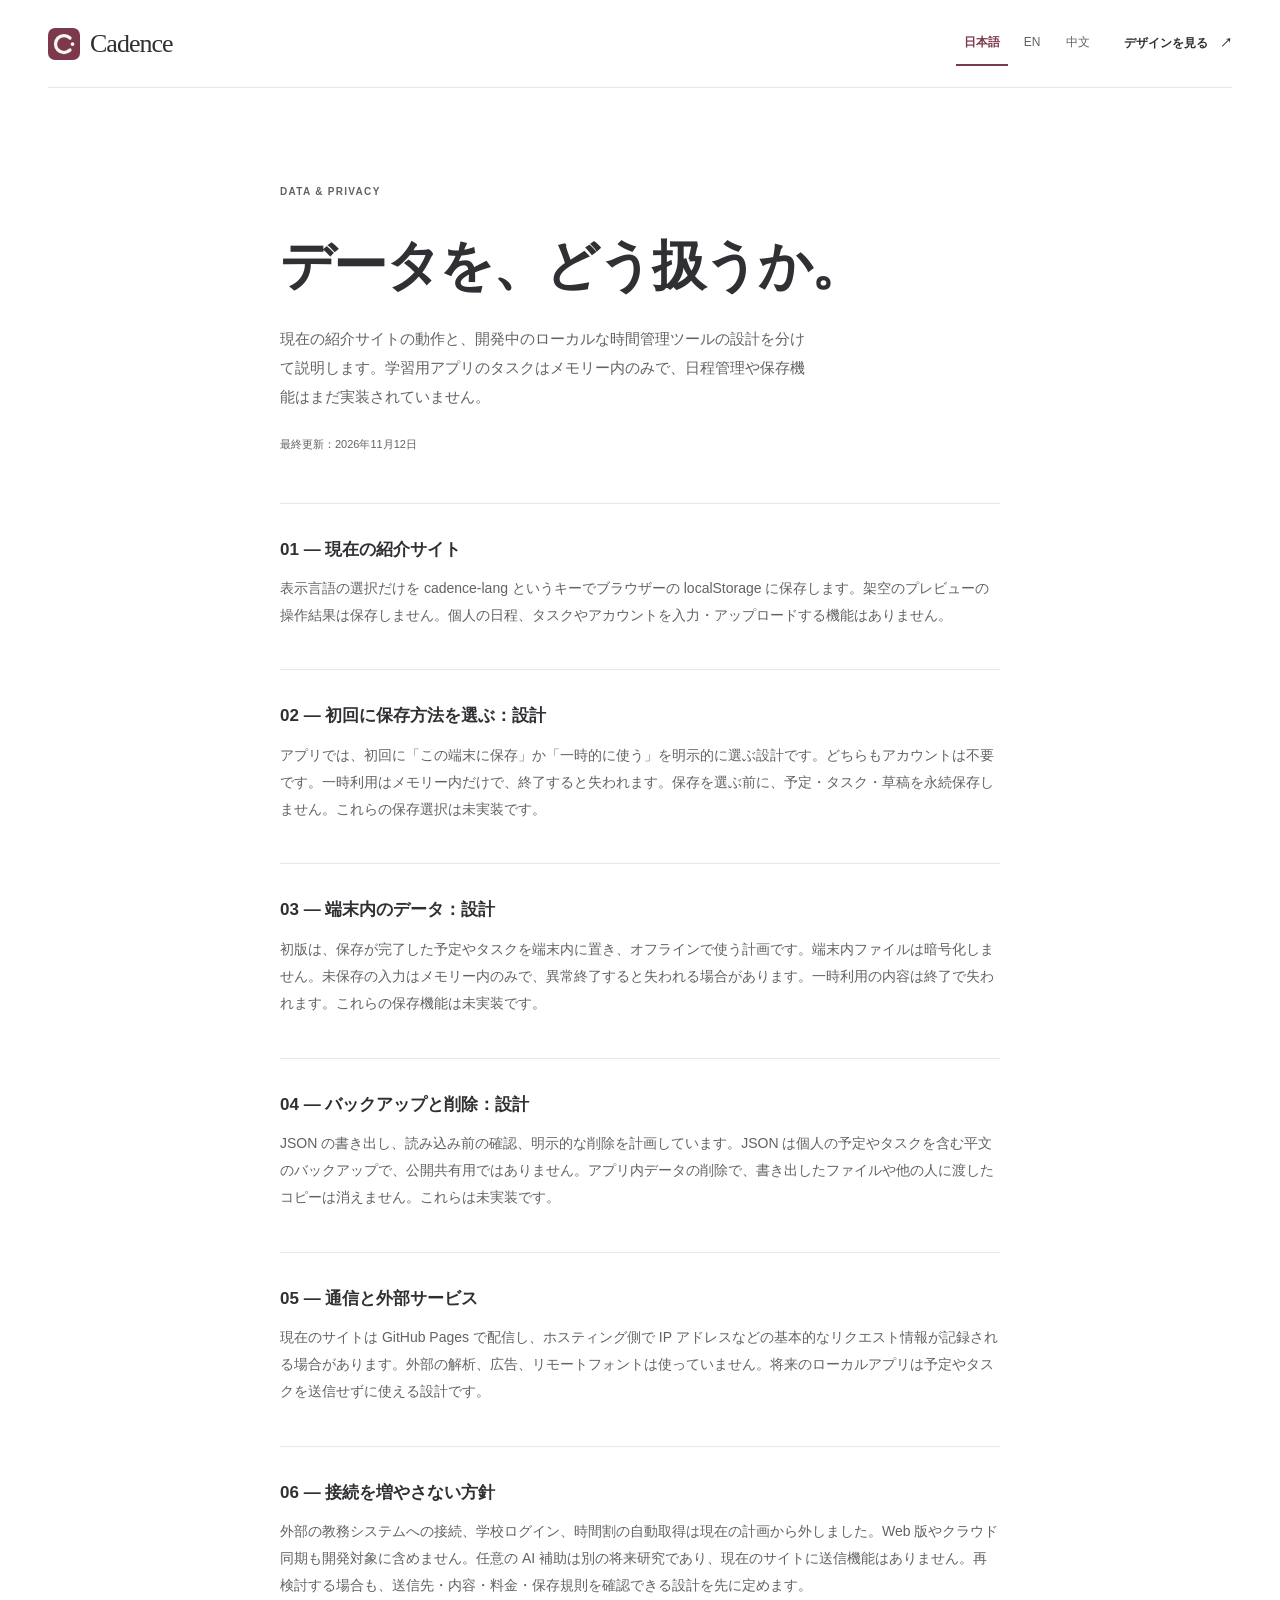
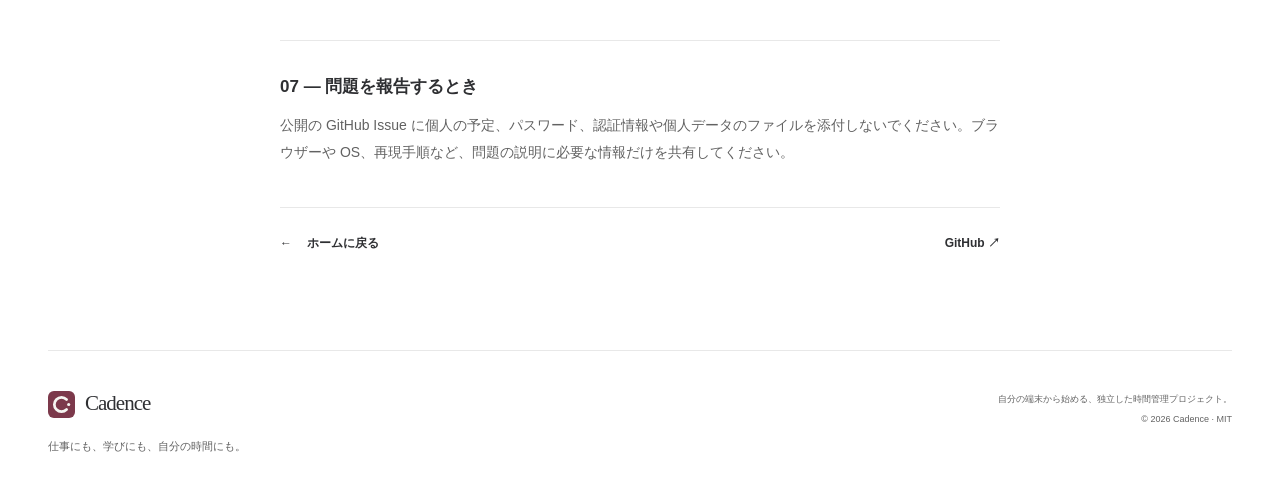
<file: website/privacy.html>
<!DOCTYPE html>
<html lang="ja">
<head>
<meta charset="utf-8">
<meta name="viewport" content="width=device-width, initial-scale=1">
<meta name="theme-color" content="#FFFFFF">
<title>データとプライバシー — Cadence</title>
<meta name="description" content="現在の Cadence 紹介サイトの動作と、開発中の端末内保存・一時利用について。">
<meta property="og:type" content="website">
<meta property="og:title" content="データとプライバシー — Cadence">
<meta property="og:description" content="現在の Cadence 紹介サイトの動作と、開発中の端末内保存・一時利用について。">
<meta property="og:url" content="https://lorendw7.github.io/Cadence/privacy.html">
<link rel="canonical" href="https://lorendw7.github.io/Cadence/privacy.html">
<link rel="alternate" hreflang="ja" href="https://lorendw7.github.io/Cadence/privacy.html?lang=ja">
<link rel="alternate" hreflang="en" href="https://lorendw7.github.io/Cadence/privacy.html?lang=en">
<link rel="alternate" hreflang="zh-Hans" href="https://lorendw7.github.io/Cadence/privacy.html?lang=zh">
<link rel="icon" href="assets/favicon.ico" sizes="any">
<link rel="icon" href="assets/icon-v2.svg" type="image/svg+xml">
<link rel="apple-touch-icon" href="assets/apple-touch-icon.png">
<link rel="stylesheet" href="assets/site.css?v=20261112-focus2">
<script src="assets/content.js?v=20261112-focus2" defer></script>
<script src="assets/lang.js?v=20261112-focus2" defer></script>

</head>
<body data-page="privacy">
<a class="skip-link" href="#main">本文へ / Skip to content / 跳至正文</a>
<header class="site-header"><nav class="nav-shell" aria-label="Cadence"><a class="brand" href="index.html" data-language-link><img src="assets/icon-v2.svg" width="32" height="32" alt=""><span>Cadence</span></a><div class="nav-end"><div class="languages" role="group" hidden aria-label="表示言語" data-i18n-aria="lang.label"><button type="button" data-set="ja" aria-pressed="true">日本語</button><button type="button" data-set="en" aria-pressed="false">EN</button><button type="button" data-set="zh" aria-pressed="false">中文</button></div><a class="nav-app" href="index.html?lang=ja#preview" data-language-link><span data-i18n="nav.open">デザインを見る</span><span aria-hidden="true">↗</span></a></div></nav></header>
<main id="main" class="privacy-page page-width">
  <div class="privacy-header"><p data-i18n="privacy.kicker" class="eyebrow">DATA &amp; PRIVACY</p><h1 data-i18n="privacy.title">データを、どう扱うか。</h1><p data-i18n="privacy.intro" class="section-lead">現在の紹介サイトの動作と、開発中のローカルな時間管理ツールの設計を分けて説明します。学習用アプリのタスクはメモリー内のみで、日程管理や保存機能はまだ実装されていません。</p><p data-i18n="privacy.date" class="document-date">最終更新：2026年11月12日</p></div>
  <div class="privacy-body"><section><h2 data-i18n="privacy.1.title">01 — 現在の紹介サイト</h2><p data-i18n="privacy.1.text">表示言語の選択だけを cadence-lang というキーでブラウザーの localStorage に保存します。架空のプレビューの操作結果は保存しません。個人の日程、タスクやアカウントを入力・アップロードする機能はありません。</p></section>
    <section><h2 data-i18n="privacy.2.title">02 — 初回に保存方法を選ぶ：設計</h2><p data-i18n="privacy.2.text">アプリでは、初回に「この端末に保存」か「一時的に使う」を明示的に選ぶ設計です。どちらもアカウントは不要です。一時利用はメモリー内だけで、終了すると失われます。保存を選ぶ前に、予定・タスク・草稿を永続保存しません。これらの保存選択は未実装です。</p></section>
    <section><h2 data-i18n="privacy.3.title">03 — 端末内のデータ：設計</h2><p data-i18n="privacy.3.text">初版は、保存が完了した予定やタスクを端末内に置き、オフラインで使う計画です。端末内ファイルは暗号化しません。未保存の入力はメモリー内のみで、異常終了すると失われる場合があります。一時利用の内容は終了で失われます。これらの保存機能は未実装です。</p></section>
    <section><h2 data-i18n="privacy.4.title">04 — バックアップと削除：設計</h2><p data-i18n="privacy.4.text">JSON の書き出し、読み込み前の確認、明示的な削除を計画しています。JSON は個人の予定やタスクを含む平文のバックアップで、公開共有用ではありません。アプリ内データの削除で、書き出したファイルや他の人に渡したコピーは消えません。これらは未実装です。</p></section>
    <section><h2 data-i18n="privacy.5.title">05 — 通信と外部サービス</h2><p data-i18n="privacy.5.text">現在のサイトは GitHub Pages で配信し、ホスティング側で IP アドレスなどの基本的なリクエスト情報が記録される場合があります。外部の解析、広告、リモートフォントは使っていません。将来のローカルアプリは予定やタスクを送信せずに使える設計です。</p></section>
    <section><h2 data-i18n="privacy.6.title">06 — 接続を増やさない方針</h2><p data-i18n="privacy.6.text">外部の教務システムへの接続、学校ログイン、時間割の自動取得は現在の計画から外しました。Web 版やクラウド同期も開発対象に含めません。任意の AI 補助は別の将来研究であり、現在のサイトに送信機能はありません。再検討する場合も、送信先・内容・料金・保存規則を確認できる設計を先に定めます。</p></section>
    <section><h2 data-i18n="privacy.7.title">07 — 問題を報告するとき</h2><p data-i18n="privacy.7.text">公開の GitHub Issue に個人の予定、パスワード、認証情報や個人データのファイルを添付しないでください。ブラウザーや OS、再現手順など、問題の説明に必要な情報だけを共有してください。</p></section>
    <p class="privacy-actions"><a class="text-link" href="index.html?lang=ja" data-language-link><span aria-hidden="true">←</span><span data-i18n="footer.back">ホームに戻る</span></a><a class="text-link" href="https://github.com/lorendw7/Cadence">GitHub ↗</a></p>
  </div>
</main>
<footer class="site-footer page-width"><div><a class="brand" href="index.html" data-language-link><img src="assets/icon-v2.svg" width="32" height="32" alt=""><span>Cadence</span></a><p data-i18n="footer.tagline" class="footer-tagline">仕事にも、学びにも、自分の時間にも。</p></div><div class="footer-right"><p data-i18n="footer.independent" class="independent-note">自分の端末から始める、独立した時間管理プロジェクト。</p><p class="copyright">© 2026 Cadence · MIT</p></div></footer>
</body>
</html>
</file>
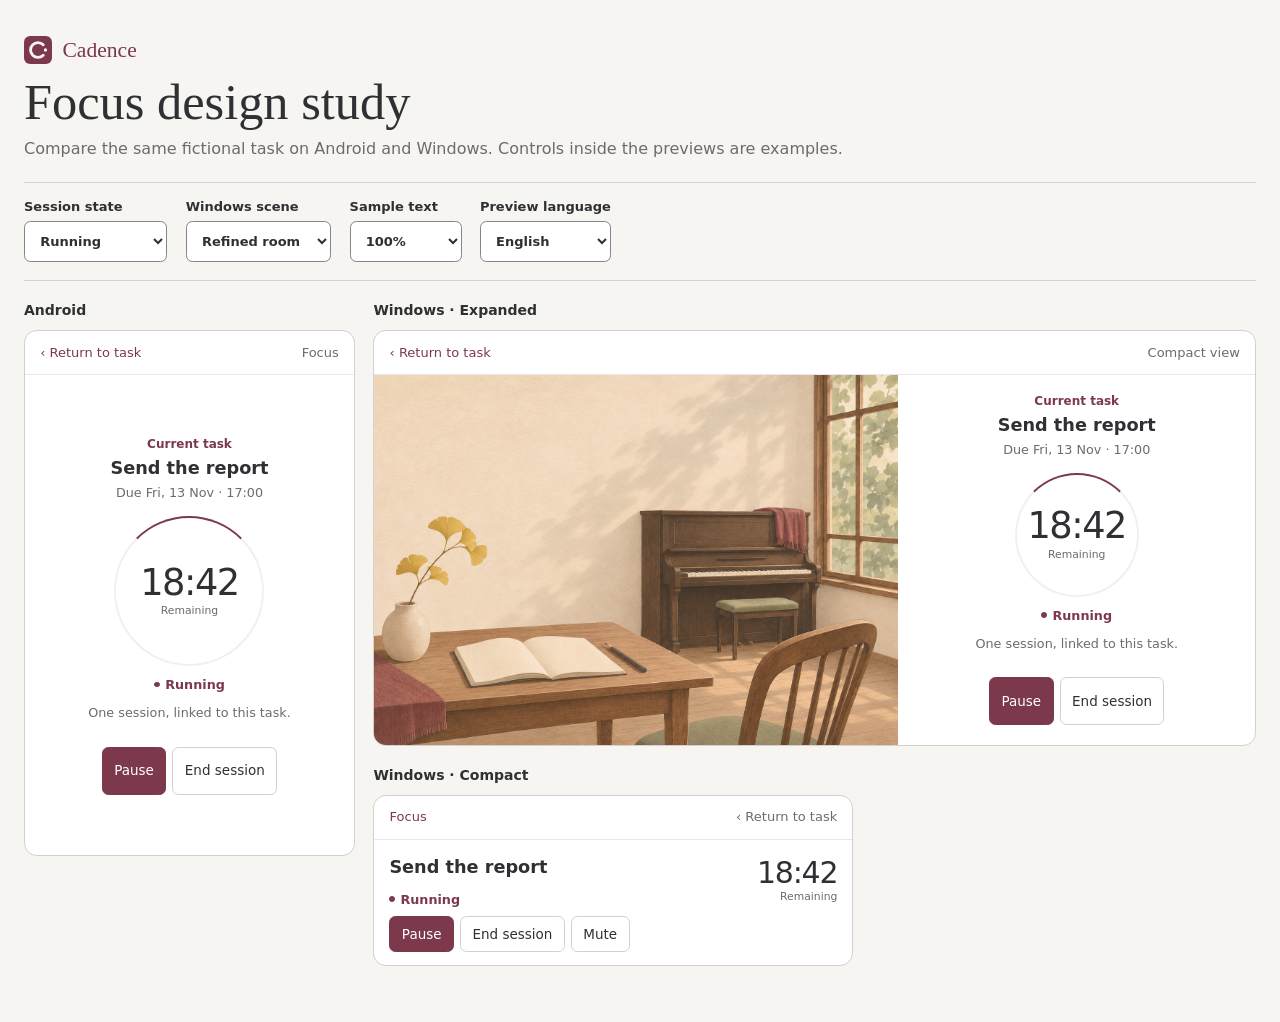
<file: assets/ui/focus-study.html>
<!doctype html>
<html lang="en">
<head>
  <meta charset="utf-8">
  <meta name="viewport" content="width=device-width, initial-scale=1">
  <title>Cadence focus design study</title>
  <link rel="icon" href="../brand/cadence-icon-v2.svg" type="image/svg+xml">
  <link rel="stylesheet" href="focus-study.css">
  <script src="focus-study.js" defer></script>
</head>
<body>
  <main>
    <header class="intro">
      <div class="brand">
        <img src="../brand/cadence-icon-v2.svg" alt="" width="28" height="28">
        Cadence
      </div>
      <h1 data-copy="title">Focus design study</h1>
      <p data-copy="intro">Compare the same fictional task on Android and Windows. Controls inside the previews are examples.</p>
    </header>

    <form class="review">
      <label>
        <span data-copy="state">Session state</span>
        <select id="state">
          <option value="running" data-copy="running">Running</option>
          <option value="paused" data-copy="paused">Paused</option>
          <option value="recorded" data-copy="recorded">Record saved</option>
          <option value="interrupted" data-copy="interrupted">Interrupted</option>
        </select>
      </label>
      <label>
        <span data-copy="room">Windows scene</span>
        <select id="room">
          <option value="study" data-copy="refined">Refined room</option>
          <option value="original" data-copy="original">Original room</option>
          <option value="plain" data-copy="plain">Plain</option>
        </select>
      </label>
      <label>
        <span data-copy="scale">Sample text</span>
        <select id="scale">
          <option value="normal">100%</option>
          <option value="large">200%</option>
        </select>
      </label>
      <label>
        <span data-copy="lang">Preview language</span>
        <select id="language">
          <option value="en">English</option>
          <option value="ja" lang="ja">日本語</option>
          <option value="zh-Hans" lang="zh-Hans">简体中文</option>
        </select>
      </label>
    </form>

    <noscript><p>Enable JavaScript to change the fictional review samples.</p></noscript>
    <div class="samples" id="samples" data-scale="normal" data-state="running">
      <section class="phone-example" aria-labelledby="phone">
        <h2 id="phone" data-copy="android">Android</h2>
        <div class="window phone" data-preview>
          <div class="window-bar"><span data-copy="return">‹ Return to task</span><span data-copy="focus">Focus</span></div>
          <div data-panel></div>
        </div>
      </section>

      <section class="desktop-example" aria-labelledby="windows">
        <h2 id="windows" data-copy="windows">Windows · Expanded</h2>
        <div class="window desktop" data-preview data-room="study">
          <div class="window-bar"><span data-copy="return">‹ Return to task</span><span data-copy="compact">Compact view</span></div>
          <div class="desktop-body">
            <figure class="scene"><img id="scene" src="focus-art/quiet-room-study.png" alt="" width="1536" height="1024"></figure>
            <div data-panel></div>
          </div>
        </div>
      </section>

      <section class="compact-example" aria-labelledby="compact">
        <h2 id="compact" data-copy="windowsCompact">Windows · Compact</h2>
        <div class="window compact" data-preview>
          <div class="window-bar"><span data-copy="focus">Focus</span><span data-copy="return">‹ Return to task</span></div>
          <div data-panel></div>
        </div>
      </section>
    </div>
  </main>

  <template id="panel">
    <div class="panel">
      <header class="task">
        <p class="context" data-copy="current">Current task</p>
        <h3 data-copy="task">Send the report</h3>
        <p class="deadline" data-copy="due">Due Fri, 13 Nov · 17:00</p>
      </header>
      <div class="readout">
        <img class="state-art" alt="" width="96" height="72" hidden>
        <div class="measure">
          <span class="clock" dir="ltr">18:42</span>
          <span class="measure-label" data-copy="remaining">Remaining</span>
        </div>
      </div>
      <p class="state-label"><span class="state-dot"></span><span data-field="label"></span></p>
      <p class="detail" data-field="detail"></p>
      <div class="actions">
        <span class="example-action primary" data-field="primary"></span>
        <span class="example-action secondary" data-field="secondary"></span>
        <span class="example-action mute" data-copy="mute">Mute</span>
      </div>
    </div>
  </template>
</body>
</html>
</file>
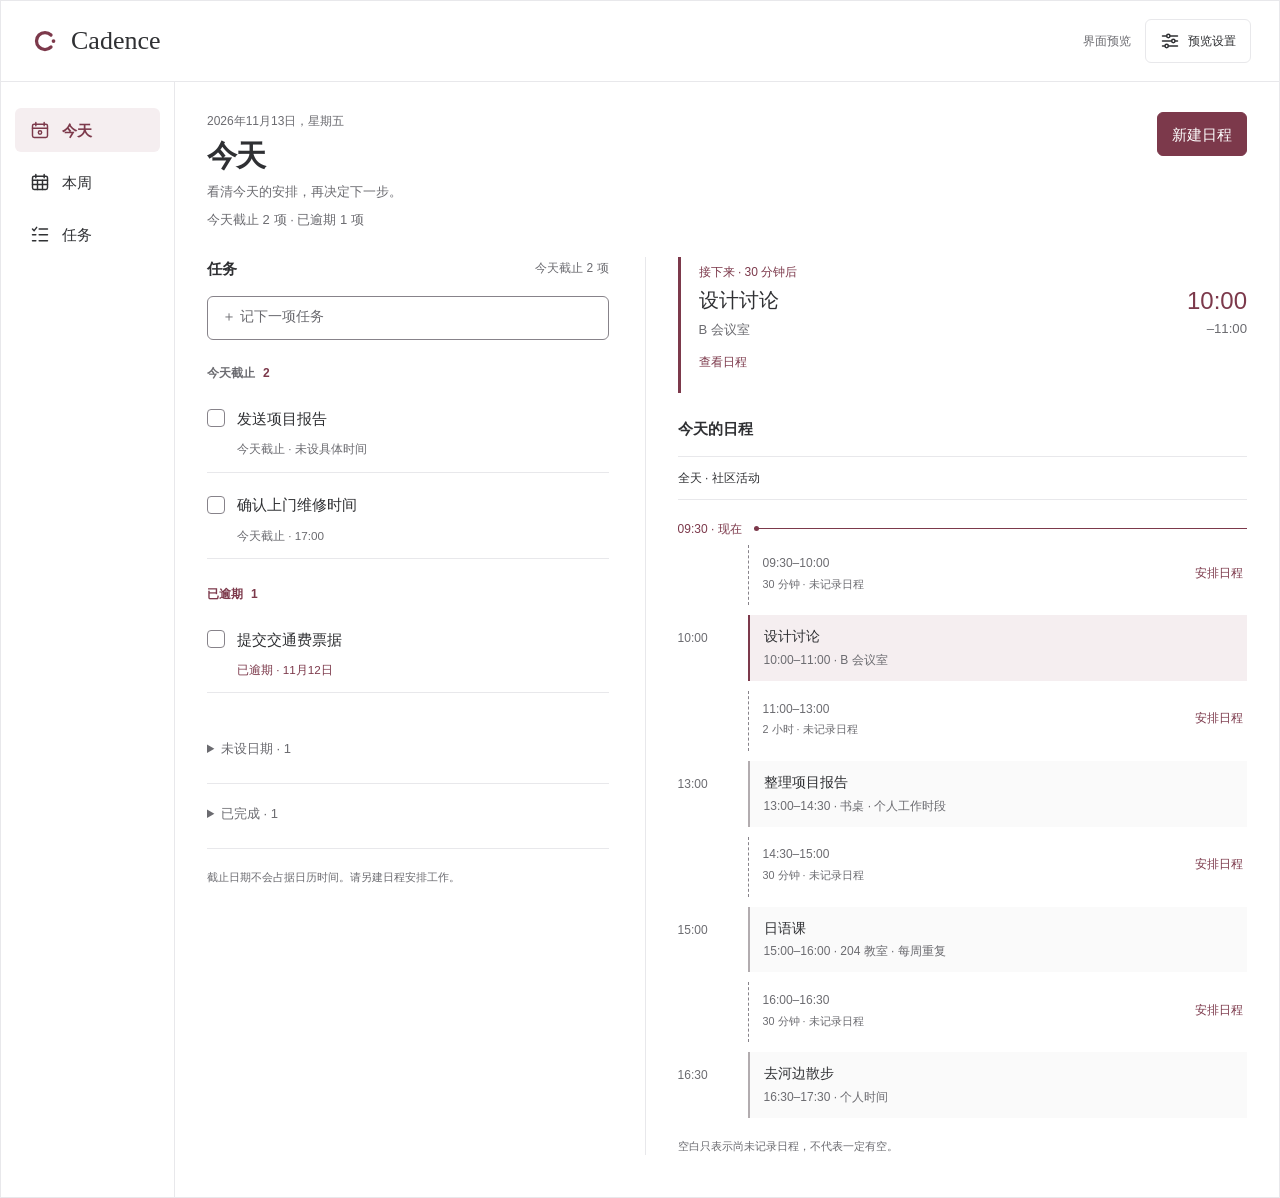
<file: assets/ui/planner-study.html>
<!doctype html>
<html lang="en">
<head>
  <meta charset="utf-8">
  <meta name="viewport" content="width=device-width, initial-scale=1">
  <title>Cadence · Planner design study</title>
  <link rel="stylesheet" href="planner-study.css">
  <script src="planner-study.js" defer></script>
</head>
<body>
  <a class="skip" href="#screen">Skip to planner study</a>
  <noscript><p>This study needs JavaScript. Read the <a href="PLANNER_STUDY.md">English design handoff</a> for the screen and state specifications.</p></noscript>
  <div id="screen" class="screen" tabindex="-1" data-frame="fluid">
    <div id="app" lang="zh-Hans"></div>
  </div>
  <dialog id="preview-settings" aria-labelledby="preview-settings-title">
    <div class="settings-content">
      <header class="settings-head">
        <div><p class="eyebrow">CADENCE / PRODUCT STUDY / 02</p><h2 id="preview-settings-title" data-settings-copy="previewSettings">Preview settings</h2></div>
        <button data-settings-close data-settings-copy="close">Close</button>
      </header>
      <p class="settings-intro" data-settings-copy="settingsIntro">Adjust the design sample. These controls are not application settings.</p>
      <div class="review-tools">
        <label><span data-settings-copy="frameLabel">Frame</span><select id="frame"><option value="fluid" data-settings-copy="fitWindow">Fit window</option><option value="compact" data-settings-copy="compactFrame">Phone · 390 px</option></select></label>
        <label><span data-settings-copy="languageLabel">Sample language</span><select id="language"><option value="zh">中文</option><option value="ja">日本語</option><option value="en">English</option></select></label>
        <label><span data-settings-copy="scenarioLabel">Scenario</span><select id="scenario"><option value="normal" data-settings-copy="normalScenario">A planned Friday</option><option value="empty" data-settings-copy="emptyScenario">Starting empty</option><option value="conflict" data-settings-copy="conflictScenario">Overlapping commitments</option><option value="error" data-settings-copy="errorCaption">Save failure</option></select></label>
        <label><span data-settings-copy="textLabel">Sample text</span><select id="scale"><option value="1">100%</option><option value="2">200%</option></select></label>
      </div>
      <section class="settings-about" aria-labelledby="preview-about-title">
        <h3 id="preview-about-title" data-settings-copy="aboutPreview">About this preview</h3>
        <p data-settings-copy="previewLimits">Fictional data, fixed at 13 Nov 2026, 09:30 (Asia/Tokyo). No records are saved. Editors are read-only.</p>
        <p data-settings-copy="implementationLimit">The Flutter learning app still has in-memory tasks only. Task completion and data operations are not implemented in this study.</p>
        <nav aria-label="Design resources"><a href="PLANNER_STUDY.md" data-settings-copy="reviewGuide">Review guide</a><a href="../../docs/PRODUCT.md" data-settings-copy="productScope">Product scope</a></nav>
      </section>
    </div>
  </dialog>
  <dialog id="editor" aria-labelledby="editor-title"><div id="editor-content"></div></dialog>
  <p id="announcement" class="sr-only" role="status" aria-live="polite"></p>
</body>
</html>
</file>
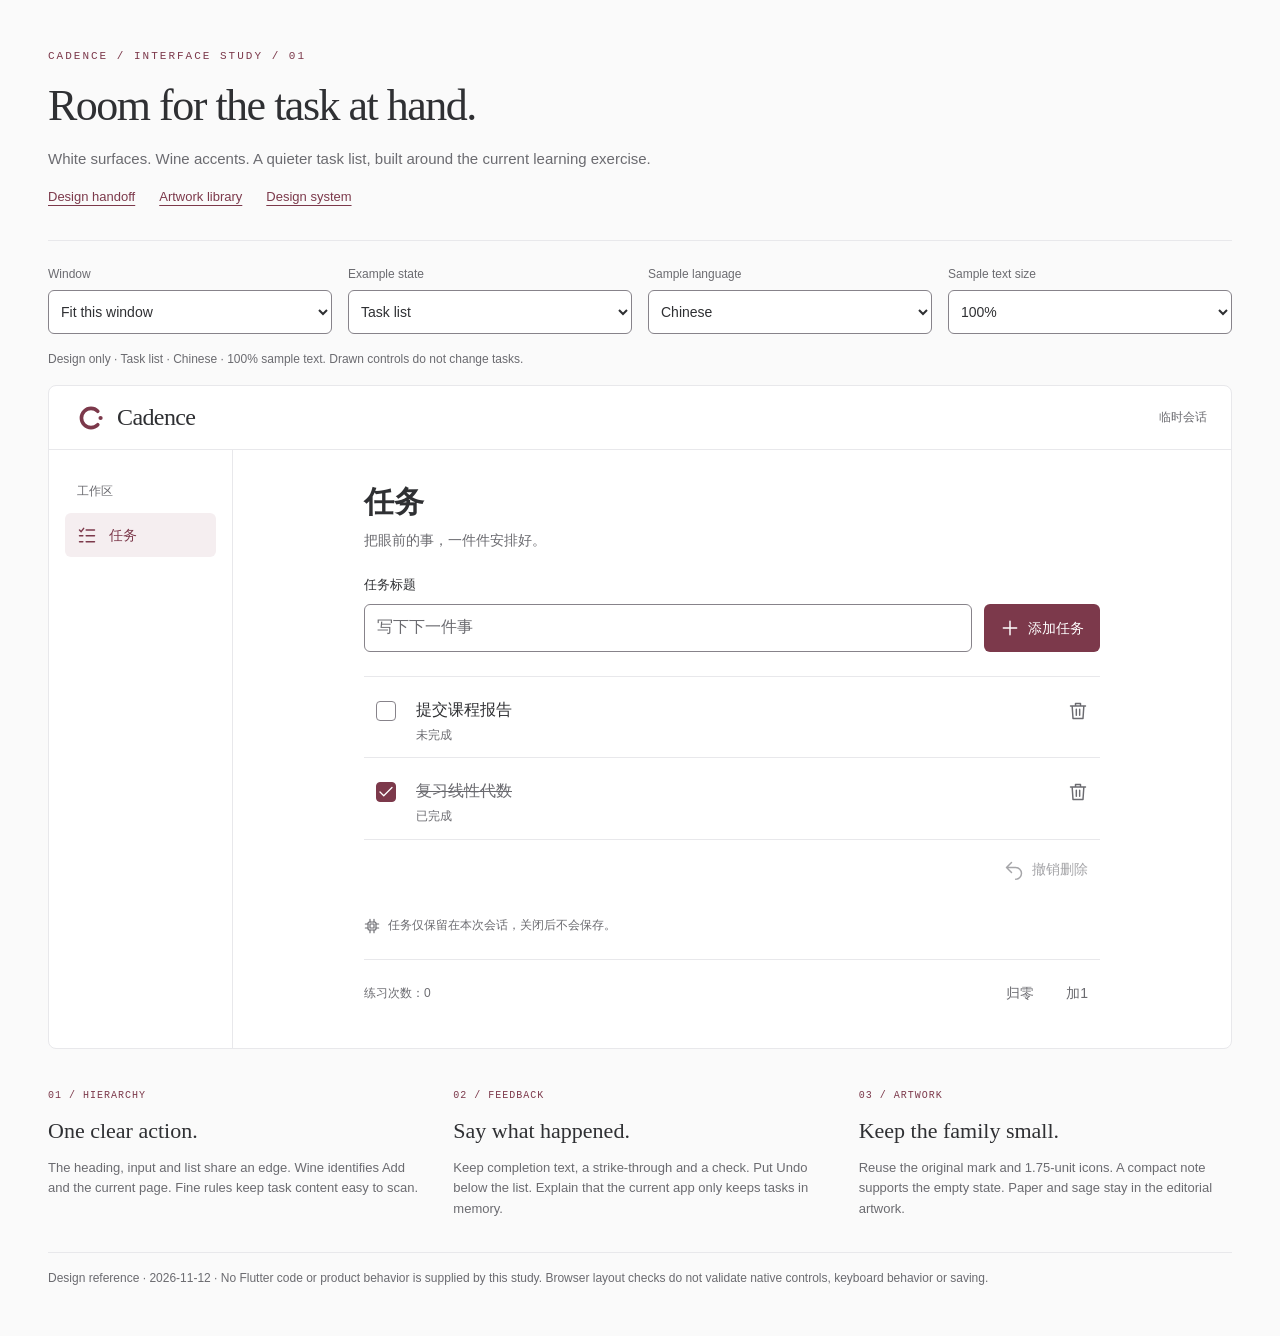
<file: assets/ui/task-study.html>
<!doctype html>
<html lang="en">
<head>
  <meta charset="utf-8">
  <meta name="viewport" content="width=device-width, initial-scale=1">
  <title>Cadence · Tasks design study</title>
  <link rel="stylesheet" href="task-study.css">
  <script src="task-study.js" defer></script>
</head>
<body>
<a class="skip-link" href="#study">Skip to design study</a>
<main>
  <header class="study-header">
    <p class="eyebrow">CADENCE / INTERFACE STUDY / 01</p>
    <h1>Room for the task at hand.</h1>
    <p class="intro">White surfaces. Wine accents. A quieter task list, built around the current learning exercise.</p>
    <nav aria-label="Design resources"><a href="README.md">Design handoff</a><a href="../catalog.html">Artwork library</a><a href="../../docs/DESIGN.md">Design system</a></nav>
  </header>
  <section class="review-tools" aria-label="Preview options" hidden>
    <label>Window<select id="size"><option value="fluid">Fit this window</option><option value="wide">Desktop · 1040 px</option><option value="compact">Compact · 360 px</option></select></label>
    <label>Example state<select id="state"><option value="list">Task list</option><option value="empty">Empty list</option><option value="error">Title required</option><option value="undo">After deletion</option></select></label>
    <label>Sample language<select id="language"><option value="zh">Chinese</option><option value="en">English</option><option value="ja">Japanese</option></select></label>
    <label>Sample text size<select id="scale"><option value="1">100%</option><option value="2">200%</option></select></label>
  </section>
  <p id="preview-status" class="preview-status" role="status">Design only. The screen is a static sample; its drawn controls do not change tasks.</p>
  <noscript><p>The Chinese task-list sample remains visible. Enable JavaScript to compare other design states.</p></noscript>
  <section id="study" tabindex="-1" aria-label="Task screen study">
    <div class="screen-frame" data-size="fluid" data-state="list">
      <div class="sample-screen" lang="zh-Hans">
        <div class="topbar">
          <div class="brand"><img src="../brand/cadence-mark-wine.svg" width="36" height="36" alt=""><span>Cadence</span></div>
          <span class="session-label" data-copy="session">临时会话</span>
        </div>
        <div class="app-body">
          <div class="sidebar">
            <p class="workspace" data-copy="workspace">工作区</p>
            <div class="current-page"><svg aria-hidden="true"><use href="../icons/sprite.svg#tasks"></use></svg><span data-copy="tasks">任务</span></div>
          </div>
          <div class="task-main">
            <div class="task-content">
              <div class="page-heading"><h2 data-copy="tasks">任务</h2><p data-copy="intro">把眼前的事，一件件安排好。</p></div>
              <div class="entry-line">
                <div class="entry-field">
                  <p class="field-label" data-copy="title">任务标题</p>
                  <div class="field"><span data-copy="placeholder">写下下一件事</span></div>
                  <p class="error-message" hidden><svg aria-hidden="true"><use href="../icons/sprite.svg#error"></use></svg><span data-copy="error">请输入任务标题</span></p>
                </div>
                <span class="sample-button primary"><svg aria-hidden="true"><use href="../icons/sprite.svg#add"></use></svg><span data-copy="add">添加任务</span></span>
              </div>
              <div class="task-list">
                <div class="task-row" data-row="first">
                  <span class="check-target"><span class="checkbox"></span></span>
                  <div class="task-copy"><p class="task-title" data-copy="first">提交课程报告</p><p class="task-state" data-copy="pending">未完成</p></div>
                  <span class="delete-target" title="Delete task"><svg aria-hidden="true"><use href="../icons/sprite.svg#delete"></use></svg><span class="sr-only" data-copy="delete">删除任务</span></span>
                </div>
                <div class="task-row completed" data-row="second">
                  <span class="check-target"><span class="checkbox"><svg aria-hidden="true"><use href="../icons/sprite.svg#check"></use></svg></span></span>
                  <div class="task-copy"><p class="task-title" data-copy="second">复习线性代数</p><p class="task-state" data-copy="complete">已完成</p></div>
                  <span class="delete-target" title="Delete task"><svg aria-hidden="true"><use href="../icons/sprite.svg#delete"></use></svg><span class="sr-only" data-copy="delete">删除任务</span></span>
                </div>
                <div class="empty-state" hidden>
                  <img src="../illustrations/empty-tasks-compact.svg" width="96" height="72" alt="">
                  <p data-copy="empty">暂无任务，添加一条吧</p>
                  <p class="empty-hint" data-copy="emptyHint">从上方的任务标题开始。</p>
                </div>
              </div>
              <div class="undo-line"><p class="deletion-message" hidden data-copy="deleted">已删除“提交课程报告”</p><span class="sample-button undo muted"><svg aria-hidden="true"><use href="../icons/sprite.svg#undo"></use></svg><span data-copy="undo">撤销删除</span></span></div>
              <p class="session-note"><svg aria-hidden="true"><use href="../icons/sprite.svg#memory"></use></svg><span data-copy="notice">任务仅保留在本次会话，关闭后不会保存。</span></p>
              <div class="practice"><p data-copy="count">练习次数：0</p><div class="practice-actions"><span class="sample-button" data-copy="reset">归零</span><span class="sample-button" data-copy="increment">加1</span></div></div>
            </div>
          </div>
        </div>
      </div>
    </div>
  </section>
  <section class="notes" aria-label="Design decisions">
    <div><span class="note-number">01 / HIERARCHY</span><h2>One clear action.</h2><p>The heading, input and list share an edge. Wine identifies Add and the current page. Fine rules keep task content easy to scan.</p></div>
    <div><span class="note-number">02 / FEEDBACK</span><h2>Say what happened.</h2><p>Keep completion text, a strike-through and a check. Put Undo below the list. Explain that the current app only keeps tasks in memory.</p></div>
    <div><span class="note-number">03 / ARTWORK</span><h2>Keep the family small.</h2><p>Reuse the original mark and 1.75-unit icons. A compact note supports the empty state. Paper and sage stay in the editorial artwork.</p></div>
  </section>
  <footer>Design reference · 2026-11-12 · No Flutter code or product behavior is supplied by this study. Browser layout checks do not validate native controls, keyboard behavior or saving.</footer>
</main>
</body>
</html>
</file>
<file: website/assets/site.css>
/* Cadence / Academic notebook. Original brand, local fonts, no remote assets. */
:root {
  color-scheme: light;
  --paper: #ffffff;
  --sheet: #ffffff;
  --ink: #2f3033;
  --muted: #626262;
  --line: #e8e8e8;
  --wine: #7c394b;
  --wash: #f7f7f7;
  --serif: "Iowan Old Style", "Palatino Linotype", "Yu Mincho", "Hiragino Mincho ProN", "Noto Serif CJK JP", Georgia, serif;
  --sans: -apple-system, BlinkMacSystemFont, "Segoe UI", "Yu Gothic", "Hiragino Kaku Gothic ProN", "Microsoft YaHei", sans-serif;
}
* { box-sizing: border-box; }
html { scroll-behavior: smooth; scroll-padding-top: 32px; }
body { margin: 0; background: var(--paper); color: var(--ink); font: 16px/1.75 var(--sans); -webkit-font-smoothing: antialiased; }
h1, h2, h3, p, figure { margin: 0; }
a { color: inherit; text-decoration: none; }
button, input { font: inherit; }
button, summary, input[type="checkbox"] { cursor: pointer; }
button { color: inherit; }
img { max-width: 100%; }
[hidden] { display: none !important; }
::selection { background: var(--line); color: var(--ink); }
a:focus-visible, button:focus-visible, summary:focus-visible, input:focus-visible, [tabindex]:focus-visible { outline: 3px solid var(--wine); outline-offset: 5px; }
.page-width { width: min(1200px, calc(100% - 96px)); margin-inline: auto; }
.site-header { background: var(--paper); }
.nav-shell { width: min(1200px, calc(100% - 96px)); margin-inline: auto; min-height: 88px; display: flex; align-items: center; gap: 32px; justify-content: space-between; border-bottom: 1px solid var(--line); }
.brand { display: inline-flex; align-items: center; gap: 10px; flex-shrink: 0; }
.brand span { font: 500 26px/1.2 var(--serif); letter-spacing: -1px; }
.brand img { flex-shrink: 0; }
.nav-middle { display: flex; align-items: center; gap: 32px; margin-left: auto; font-size: 13px; }
.nav-middle a, .footer-links a { text-decoration: underline; text-decoration-color: transparent; text-underline-offset: 5px; }
.nav-middle a:hover, .footer-links a:hover { text-decoration-color: var(--wine); }
.nav-end { display: flex; align-items: center; gap: 24px; }
.languages { display: flex; align-items: center; gap: 2px; }
.languages button { min-width: 44px; min-height: 44px; padding: 7px 8px; border: 0; background: none; color: var(--muted); font-size: 12px; border-bottom: 2px solid transparent; }
.languages button[aria-pressed="true"] { color: var(--wine); border-bottom-color: var(--wine); font-weight: 700; }
.nav-app { display: inline-flex; align-items: center; gap: 12px; min-height: 44px; padding: 8px 0; font-size: 12px; font-weight: 600; }
.nav-app:hover { color: var(--wine); }
.skip-link { position: fixed; top: -100px; left: 16px; z-index: 100; padding: 10px 18px; background: var(--sheet); border: 1px solid var(--wine); }
.skip-link:focus { top: 10px; }
.sr-only { position: absolute; width: 1px; height: 1px; padding: 0; margin: -1px; overflow: hidden; clip: rect(0,0,0,0); white-space: nowrap; border: 0; }
.hero { padding-block: 40px 72px; }
.hero-copy { max-width: 860px; margin-inline: auto; text-align: center; }
.eyebrow { font-size: 10px; line-height: 1.6; letter-spacing: .13em; font-weight: 600; color: var(--muted); margin-bottom: 28px; }
h1, h2 { font-family: var(--sans); font-weight: 600; }
h1 { font-size: clamp(48px,5.5vw,70px); line-height: 1.12; letter-spacing: -3px; text-wrap: balance; }
h1 em { font-family: var(--serif); font-weight: 500; color: var(--wine); font-style: normal; }
:lang(ja) .hero h1 { font-size: clamp(34px,4vw,54px); line-height: 1.3; letter-spacing: -1.8px; }
:lang(zh) .hero h1 { font-size: clamp(36px,4.4vw,58px); line-height: 1.3; letter-spacing: -1.8px; }
.hero-lead { font-size: 16px; color: var(--muted); line-height: 1.8; max-width: 640px; margin: 18px auto 0; }
.hero-actions { display: flex; flex-wrap: wrap; justify-content: center; align-items: center; gap: 28px; margin-top: 28px; }
.button { display: inline-flex; align-items: center; justify-content: space-between; gap: 32px; min-height: 54px; border-radius: 6px; padding: 14px 22px; font-size: 13px; font-weight: 600; }
.button-wine { color: #fff; background: var(--wine); border: 1px solid var(--wine); }
.button-wine:hover { background: #642b3b; border-color: #642b3b; }
.text-link { display: inline-flex; align-items: center; gap: 15px; color: var(--ink); font-size: 12px; font-weight: 600; }
.text-link:hover { text-decoration: underline; text-underline-offset: 5px; }
.hero-note { margin-top: 16px; font-size: 11px; line-height: 1.8; color: var(--muted); }
.planner-figure { min-width: 0; width: min(100%, 1080px); margin: 32px auto 0; scroll-margin-top: 24px; }
.figure-top { display: flex; align-items: center; gap: 12px; margin-bottom: 15px; }
.micro { color: var(--muted); letter-spacing: .15em; font-size: 9px; }
.planner { position: relative; display: grid; grid-template-columns: 164px minmax(0,1fr); background: var(--sheet); border: 1px solid #ded7da; border-radius: 16px; overflow: hidden; box-shadow: 0 24px 70px -32px #7c394b45, 0 6px 20px #2f303308; }
.planner-top { grid-column: 1 / -1; display: flex; align-items: center; padding: 18px 24px; gap: 20px; border-bottom: 1px solid var(--line); }
.planner-top > img { margin-left: auto; }
.planner-top img { border-radius: 6px; opacity: .88; }
.planner-date { font-size: 16px; font-weight: 600; }
.sample-label { font-size: 10px; color: var(--muted); margin-top: 2px; }
.preview-tabs { grid-column: 1; grid-row: 2; display: flex; flex-direction: column; padding: 24px 14px; border-right: 1px solid var(--line); gap: 8px; }
.preview-tabs button { display: inline-flex; align-items: center; justify-content: flex-start; gap: 10px; min-height: 44px; padding: 10px 14px; border-radius: 7px; font-size: 13px; border: 0; background: none; color: var(--muted); }
.preview-tabs button img { opacity: .7; }
.preview-tabs button[aria-selected="true"] img { opacity: 1; }
.preview-tabs button[aria-selected="true"] { color: var(--wine); font-weight: 650; background: #f5edf0; }
.preview-panel { grid-column: 2; grid-row: 2; min-width: 0; min-height: 360px; animation: panel-in .3s ease-out; }
.planner:has(.preview-tabs[hidden]) .preview-panel { grid-column: 1 / -1; }
.today-panel, .tasks-panel { padding: 32px 36px; }
.today-panel { display: grid; grid-template-columns: minmax(0,.75fr) minmax(0,1.25fr); column-gap: 28px; align-content: start; }
.today-panel .preview-heading { font: 600 27px/1.5 var(--sans); color: var(--ink); max-width: 260px; }
.today-panel .timeline { grid-column: 2; grid-row: 1 / 3; }
.today-panel .remaining { align-self: start; margin-top: 0; }
.tasks-panel > * { max-width: 720px; margin-inline: auto; }
.preview-panel:focus-visible { outline-offset: -4px; }
.preview-heading { font-family: var(--sans); font-size: 12px; font-weight: 500; color: var(--muted); line-height: 1.6; letter-spacing: 0; margin-bottom: 18px; }
.timeline { position: relative; }
.timeline::before { content: ""; position: absolute; top: 8px; bottom: 10px; left: 49px; width: 1px; background: var(--line); }
.timeline-row { display: flex; align-items: flex-start; gap: 27px; padding-bottom: 18px; position: relative; }
.timeline-row:last-child { padding-bottom: 0; }
.timeline-row::before { content: ""; position: absolute; top: 15px; left: 47px; width: 5px; height: 5px; border-radius: 50%; background: var(--muted); outline: 3px solid var(--sheet); }
.timeline-row time { flex: 0 0 35px; font-size: 10px; color: var(--ink); padding-top: 8px; line-height: 1.6; font-variant-numeric: tabular-nums; }
.timeline-row time span { display: block; color: var(--muted); font-size: 8px; }
.timeline-plan { flex: 1; min-width: 0; padding: 13px 16px; border-left: 3px solid #7c394b; border-radius: 5px; background: #f5edf0; }
.timeline-row:nth-child(2) .timeline-plan { border-color: #697d76; background: #edf3ef; }
.timeline-row:nth-child(3) .timeline-plan { border-color: #a77b43; background: #faf3e7; }
.timeline-plan h3 { font-size: 14px; line-height: 1.5; font-weight: 600; }
.timeline-plan p { font-size: 11px; line-height: 1.5; margin-top: 4px; color: var(--muted); }
.remaining { display: flex; align-items: center; gap: 8px; color: var(--muted); font-size: 12px; margin-top: 20px; }
.remaining-dot { width: 6px; height: 6px; border: 1px solid var(--muted); border-radius: 50%; }
.planner-bottom { grid-column: 1 / -1; display: flex; justify-content: space-between; align-items: center; gap: 12px; border-top: 1px solid var(--line); padding: 8px 24px; color: var(--muted); font-size: 11px; }
.preview-instruction { max-width: 440px; }
.reset-preview { flex-shrink: 0; min-height: 44px; border: 0; padding: 8px 0 8px 8px; background: none; color: var(--muted); font-size: 11px; text-decoration: underline; text-underline-offset: 3px; }
figcaption, .preview-noscript { font-size: 11px; line-height: 1.8; color: var(--muted); margin: 24px 8px 0; }
.preview-noscript { margin-top: 8px; }
.week-panel { padding: 18px 0 12px; overflow-x: auto; overscroll-behavior-inline: contain; }
.week-canvas { min-width: 680px; padding: 0 20px 0 12px; }
.week-days { display: grid; grid-template-columns: 37px repeat(7,minmax(0,1fr)); text-align: center; color: var(--muted); font-size: 10px; margin-bottom: 11px; }
.week-days b { display: block; font-size: 12px; color: var(--ink); font-weight: 600; }
.week-days .current-day { color: var(--wine); }
.week-days .current-day b { color: var(--wine); text-decoration: underline; text-underline-offset: 4px; }
.week-body { display: flex; min-height: 330px; }
.week-hours { width: 37px; flex-shrink: 0; display: grid; grid-template-rows: repeat(5,1fr); font-size: 9px; color: var(--muted); }
.week-grid { flex: 1; display: grid; grid-template-columns: repeat(7,minmax(0,1fr)); grid-template-rows: repeat(5,minmax(66px,1fr)); background: linear-gradient(to right,var(--line) 1px,transparent 1px),linear-gradient(to bottom,var(--line) 1px,transparent 1px); background-size: calc(100% / 7) 100%,100% 20%; border-right: 1px solid var(--line); }
.week-event { grid-column: var(--day); grid-row: var(--row); margin: 3px 2px; border-left: 2px solid var(--muted); background: var(--wash); padding: 5px; font-size: 10px; line-height: 1.45; min-width: 0; overflow-wrap: anywhere; }
.week-event small { display: block; font-size: 9px; margin-top: 4px; }
.week-hint { margin: 14px 20px 0; font-size: 10px; color: var(--muted); }
.demo-task-list { border-top: 1px solid var(--line); }
.demo-task { display: flex; gap: 12px; align-items: center; padding: 18px 0; border-bottom: 1px solid var(--line); font-size: 12px; cursor: pointer; }
.demo-task input { appearance: auto; accent-color: var(--wine); flex: 0 0 17px; width: 17px; height: 17px; margin: 0; }
.demo-task input:checked + span { color: var(--muted); text-decoration: line-through; }
.preview-hint { font-size: 10px; line-height: 1.8; color: var(--muted); margin-top: 23px; }
.essentials { padding-block: 64px 80px; border-top: 1px solid var(--line); }
.section-intro { max-width: 700px; margin-inline: auto; text-align: center; }
.section-intro .section-lead { margin-inline: auto; max-width: 600px; }
h2 { font-size: clamp(30px,3.1vw,44px); line-height: 1.4; letter-spacing: -1.1px; text-wrap: balance; }
.section-lead { margin-top: 20px; color: var(--muted); font-size: 15px; line-height: 1.95; max-width: 530px; }
/* Color belongs to the artwork; page surfaces remain pure white. */
.life-art { min-width: 0; }
.life-section { display: grid; grid-template-columns: minmax(0,1fr) minmax(0,1fr); gap: 80px; padding-block: 64px 80px; align-items: center; }
.life-copy { max-width: 440px; }
.life-copy h2 { font-family: var(--serif); font-weight: 500; }
.journal-editorial { display: block; width: 100%; height: auto; aspect-ratio: 3 / 2; border-radius: 8px; }
.notebook-topics { display: flex; flex-wrap: wrap; justify-content: center; gap: 8px 24px; list-style: none; padding: 0; margin: 22px 0 0; font-size: 12px; color: var(--muted); }
.editorial-rows { display: grid; grid-template-columns: repeat(3,minmax(0,1fr)); gap: 40px; margin: 40px auto 0; max-width: 1040px; }
.editorial-row { display: flex; flex-direction: column; align-items: flex-start; gap: 12px; }
.row-symbol { order: -1; }
.row-symbol { display: grid; place-items: center; width: 48px; height: 48px; background: #f5edf0; border-radius: 12px; }
.row-symbol img { display: block; width: 24px; height: 24px; }
.editorial-row h3 { font: 600 20px/1.5 var(--sans); }
.editorial-row > p { font-size: 13px; color: var(--muted); line-height: 1.9; }
.data-section { border-top: 1px solid var(--line); display: grid; grid-template-columns: minmax(0,1fr) minmax(0,1.05fr); gap: 80px; padding-block: 88px; align-items: start; }
.data-intro .text-link { margin-top: 29px; }
.data-steps { padding: 0; margin: 0; list-style: none; }
.data-steps li { display: flex; gap: 22px; padding: 32px 0; border-top: 1px solid var(--line); }
.data-steps li:first-child { padding-top: 0; border-top: 0; }
.data-steps li:last-child { padding-bottom: 0; }
.step-index { width: 25px; color: var(--muted); flex-shrink: 0; font: 16px/1.5 var(--serif); margin-top: 2px; }
.data-steps h3 { font-size: 14px; font-weight: 600; margin-bottom: 7px; }
.data-steps p { font-size: 12px; color: var(--muted); line-height: 1.9; }
.scope-band > .page-width { padding-block: 80px; border-block: 1px solid var(--line); }
.scope-heading { display: flex; align-items: flex-end; justify-content: space-between; gap: 24px; }
.scope-heading h2 { font-size: 34px; }
.scope-heading .eyebrow { margin-bottom: 16px; }
.scope-heading .text-link { flex-shrink: 0; }
.progress-stages { display: grid; grid-template-columns: repeat(3,minmax(0,1fr)); gap: 44px; list-style: none; padding: 0; margin: 48px 0 0; }
.progress-stages li { border-top: 1px solid var(--line); padding-top: 18px; }
.progress-stages .stage-current { border-top: 2px solid var(--wine); padding-top: 17px; }
.stage-label { display: flex; align-items: center; gap: 9px; color: var(--muted); font-size: 11px; font-weight: 600; }
.stage-current .stage-label { color: var(--wine); }
.stage-dot { width: 7px; height: 7px; flex: 0 0 7px; border: 1px solid currentColor; border-radius: 50%; }
.stage-current .stage-dot { background: currentColor; }
.progress-stages h3 { font-size: 22px; font-weight: 600; line-height: 1.5; margin: 13px 0; }
.progress-stages li > p:last-child { font-size: 13px; line-height: 1.9; color: var(--muted); }
.scope-note { font-size: 12px; margin-top: 36px; padding-top: 24px; border-top: 1px solid var(--line); color: var(--muted); }
.faq { display: grid; grid-template-columns: minmax(0,.8fr) minmax(0,1.2fr); gap: 95px; padding-block: 88px; }
.faq h2 { font-size: 34px; }
details { border-bottom: 1px solid var(--line); }
details:first-child { border-top: 1px solid var(--line); }
summary { list-style: none; display: flex; justify-content: space-between; align-items: center; gap: 20px; padding: 22px 0; font-size: 13px; font-weight: 600; }
summary::-webkit-details-marker { display: none; }
.faq-plus { color: var(--muted); font-weight: 400; font-size: 22px; line-height: 1; flex-shrink: 0; }
details[open] .faq-plus { transform: rotate(45deg); }
details > p { font-size: 12px; line-height: 1.95; color: var(--muted); padding: 0 30px 23px 0; }
.site-footer { border-top: 1px solid var(--line); display: flex; justify-content: space-between; align-items: flex-start; gap: 45px; padding-block: 40px; }
.site-footer .brand span { font-size: 21px; }
.site-footer .brand img { width: 27px; height: 27px; }
.footer-tagline { font-size: 11px; color: var(--muted); margin-top: 10px; }
.footer-right { text-align: right; }
.footer-links { display: flex; justify-content: flex-end; flex-wrap: wrap; gap: 24px; font-size: 11px; margin-bottom: 16px; }
.independent-note, .copyright { font-size: 9px; color: var(--muted); line-height: 1.8; }
.copyright { margin-top: 4px; }
.privacy-page { max-width: 720px; padding-block: 96px; }
.privacy-header { max-width: 750px; margin-bottom: 48px; }
.privacy-header h1 { font-size: clamp(36px,4.5vw,54px); line-height: 1.4; letter-spacing: -1.6px; }
.document-date { font-size: 11px; color: var(--muted); margin-top: 24px; }
.privacy-body { max-width: 750px; }
.privacy-body section { border-top: 1px solid var(--line); padding-block: 32px 40px; }
.privacy-body h2 { font: 600 17px/1.6 var(--sans); letter-spacing: 0; margin-bottom: 12px; }
.privacy-body section p { font-size: 14px; line-height: 1.95; color: var(--muted); }
.privacy-actions { display: flex; justify-content: space-between; gap: 20px; border-top: 1px solid var(--line); padding-top: 25px; }

/* Product-first presentation, with one brief entrance and direct feedback. */
.hero-copy > .eyebrow { display: inline-flex; align-items: center; gap: 8px; padding: 6px 13px; border: 1px solid #eadde1; border-radius: 100px; color: var(--wine); margin-bottom: 22px; font-size: 10px; }
.hero-copy > .eyebrow::before { content: ""; width: 5px; height: 5px; background: var(--wine); border-radius: 50%; flex-shrink: 0; }
.hero-promises { display: flex; justify-content: center; flex-wrap: wrap; gap: 8px 24px; list-style: none; padding: 0; margin: 24px 0 0; color: var(--muted); font-size: 11px; }
.hero-promises li::before { content: "✓"; color: var(--wine); margin-right: 7px; }
.window-dots { display: flex; gap: 6px; flex-shrink: 0; }
.window-dots i { width: 8px; height: 8px; border-radius: 50%; background: #e6dce0; }
.window-dots i:first-child { background: #ad7584; }
.week-event { border-radius: 4px; border-left-color: #7c394b; background: #f5edf0; }
.week-event:nth-child(3n + 2) { background: #edf3ef; border-left-color: #697d76; }
.week-event:nth-child(3n) { background: #faf3e7; border-left-color: #a77b43; }
.button, .preview-tabs button, .demo-task, .row-symbol { transition: background-color .18s ease, transform .18s ease, box-shadow .18s ease; }
.button:hover { transform: translateY(-2px); box-shadow: 0 7px 16px #7c394b24; }
.preview-tabs button:hover { background: #f5edf0; }
.demo-task:hover { background: #faf8f9; }
.hero-copy { animation: panel-in .6s ease-out; }
@keyframes panel-in { from { opacity: 0; transform: translateY(8px); } to { opacity: 1; transform: translateY(0); } }
@media (max-width: 1100px) {
  .page-width, .nav-shell { width: calc(100% - 64px); }
  .nav-shell { gap: 20px; }
  .nav-middle, .nav-end { gap: 20px; }
  .data-section, .life-section, .faq { gap: 48px; }
}
@media (max-width: 850px) {
  .nav-middle { display: none; }
  .nav-shell { min-height: 76px; }
  .hero { padding-block: 48px 64px; }
  .planner { grid-template-columns: 132px minmax(0,1fr); }
  .preview-tabs { padding-inline: 8px; }
  .today-panel { display: block; }
  .today-panel .preview-heading { max-width: none; font-size: 20px; }
  .today-panel .remaining { margin-top: 20px; }
  .today-panel, .tasks-panel { padding: 24px; }
  .scope-heading { align-items: flex-start; flex-direction: column; }
  .progress-stages, .editorial-rows { gap: 24px; }
  .life-copy h2, .data-intro h2 { font-size: 30px; }
  .faq { grid-template-columns: minmax(0,1fr); gap: 28px; }
  .site-footer { flex-direction: column; gap: 28px; }
  .footer-right { text-align: left; }
  .footer-links { justify-content: flex-start; }
}
@media (max-width: 600px) {
  .page-width, .nav-shell { width: calc(100% - 40px); }
  .nav-shell { min-height: 72px; gap: 10px; }
  .brand { gap: 8px; }
  .brand span { font-size: 23px; }
  .brand img { width: 28px; height: 28px; }
  .nav-end { gap: 0; }
  .nav-app { display: none; }
  .languages button { padding-inline: 6px; }
  .hero { padding-block: 36px 56px; }
  .hero-copy > .eyebrow { font-size: 9px; letter-spacing: .04em; }
  h1 { font-size: clamp(40px,9.4vw,56px); letter-spacing: -1.8px; }
  :lang(ja) .hero h1 { font-size: clamp(30px,7.8vw,44px); letter-spacing: -1.2px; }
  :lang(zh) .hero h1 { font-size: clamp(30px,7.8vw,44px); letter-spacing: -1.2px; }
  .hero-lead { font-size: 14px; margin-top: 18px; }
  .hero-actions { gap: 18px; margin-top: 24px; }
  .button { min-height: 48px; padding: 12px 18px; gap: 18px; }
  .hero-promises { gap: 6px 14px; font-size: 10px; }
  .planner-figure { margin-top: 32px; }
  .planner { display: block; border-radius: 12px; }
  .planner-top { gap: 12px; padding: 16px; }
  .planner-date { font-size: 14px; }
  .window-dots { gap: 4px; }
  .window-dots i { width: 6px; height: 6px; }
  .preview-tabs { flex-direction: row; justify-content: space-between; border-right: 0; border-bottom: 1px solid var(--line); padding: 8px; gap: 4px; }
  .preview-tabs button { justify-content: center; padding: 8px 10px; gap: 6px; font-size: 12px; }
  .preview-panel { min-height: 340px; }
  .today-panel, .tasks-panel { padding: 20px 16px; }
  .timeline-row { gap: 21px; }
  .timeline::before { left: 43px; }
  .timeline-row::before { left: 41px; }
  .timeline-plan { padding: 10px; }
  .timeline-plan h3 { font-size: 12px; }
  .timeline-plan p { font-size: 10px; }
  .planner-bottom { padding: 8px 16px; font-size: 10px; }
  .reset-preview { font-size: 10px; }
  figcaption { margin: 16px 0 0; }
  h2 { font-size: 28px; }
  .eyebrow { margin-bottom: 16px; font-size: 9px; }
  .section-lead { font-size: 14px; }
  .essentials, .life-section, .data-section, .faq { padding-block: 48px; }
  .editorial-rows { grid-template-columns: minmax(0,1fr); gap: 28px; }
  .editorial-row { display: grid; grid-template-columns: 48px minmax(0,1fr); column-gap: 16px; row-gap: 6px; }
  .row-symbol { grid-column: 1; grid-row: 1 / 3; }
  .editorial-row h3, .editorial-row > p { grid-column: 2; }
  .editorial-row h3 { font-size: 18px; }
  .life-section, .data-section { grid-template-columns: minmax(0,1fr); gap: 32px; }
  .notebook-topics { font-size: 11px; gap: 8px 16px; }
  .data-steps li { gap: 16px; padding-block: 24px; }
  .scope-band > .page-width { padding-block: 48px; }
  .scope-heading h2, .faq h2 { font-size: 28px; }
  .progress-stages { grid-template-columns: minmax(0,1fr); gap: 24px; margin-top: 32px; }
  .scope-note { margin-top: 24px; }
  summary { padding-block: 20px; }
  .site-footer { padding-block: 32px; }
  .privacy-page { padding-block: 48px; }
  .privacy-header h1 { font-size: 32px; letter-spacing: -1px; }
  .privacy-body h2 { font-size: 16px; }
}
@media (prefers-reduced-motion: reduce) {
  html { scroll-behavior: auto; }
  *, *::before, *::after { transition: none !important; animation: none !important; }
  .button:hover { transform: none; }
}
</file>
<file: assets/catalog.css>
* { box-sizing: border-box; }
[hidden] { display: none !important; }
:root { color-scheme: light; --paper: #f6f5f1; --ink: #2f3033; --wine: #7c394b; --rule: #dddcd5; }
body { margin: 0; background: var(--paper); color: var(--ink); font: 15px/1.65 system-ui, sans-serif; }
main { max-width: 1240px; margin: auto; padding: 60px 28px; }
a { color: var(--wine); text-underline-offset: 4px; }
a:hover { text-decoration-thickness: 2px; }
:focus-visible { outline: 3px solid var(--wine); outline-offset: 4px; }
.skip-link { position: absolute; left: 12px; top: -80px; padding: 12px; background: var(--paper); }
.skip-link:focus { top: 8px; }
header { border-bottom: 1px solid var(--rule); padding-bottom: 32px; }
.eyebrow { color: var(--wine); letter-spacing: 3px; font-size: 12px; }
h1 { font: clamp(40px, 6vw, 72px)/1.07 Georgia, serif; letter-spacing: -2px; margin: 24px 0; }
.intro { max-width: 680px; color: #666761; }
.palette, .resources { display: flex; gap: 16px 24px; flex-wrap: wrap; margin-top: 24px; }
.palette span { display: flex; gap: 8px; align-items: center; font-size: 12px; }
.palette i { display: block; width: 20px; height: 20px; border-radius: 50%; border: 1px solid var(--rule); }
.resources { font-size: 13px; }
.guidance { display: grid; grid-template-columns: 1fr 1fr; gap: 28px; margin: 24px 0; color: #666761; font-size: 14px; }
.guidance strong { color: var(--ink); }
.filters { display: grid; grid-template-columns: minmax(0, 2fr) minmax(0, 1fr) auto; align-items: end; gap: 16px; border-block: 1px solid var(--rule); padding: 24px 0; }
.filters > div { min-width: 0; }
.filters label { display: block; font-size: 13px; margin-bottom: 6px; }
input, select, button { font: inherit; min-height: 44px; border: 1px solid #666761; border-radius: 5px; color: var(--ink); background: #fdfcf9; padding: 9px 12px; }
input, select { width: 100%; min-width: 0; }
button { cursor: pointer; }
button:hover { border-color: var(--wine); color: var(--wine); }
.result-count { font-size: 13px; color: #666761; min-height: 22px; }
h2 { font: 28px/1.25 Georgia, serif; margin: 48px 0 20px; }
h2 span { font: 12px system-ui, sans-serif; color: #666761; margin-left: 8px; }
.section-note { font-size: 14px; color: #666761; }
.grid { display: grid; grid-template-columns: repeat(auto-fill, minmax(min(100%, 250px), 1fr)); gap: 18px; }
.card { background: #fdfcf9; border: 1px solid var(--rule); border-radius: 7px; overflow: hidden; display: flex; flex-direction: column; min-width: 0; }
.sample { height: 180px; display: flex; align-items: center; justify-content: center; padding: 24px; background-color: var(--paper); }
.sample > img { max-width: 100%; max-height: 100%; width: auto; height: auto; object-fit: contain; }
.sample.ink { background-color: var(--ink); }
.sample.white, .icon-sizes { background-color: #fff; }
.palette-label { font: 13px/1.5 system-ui, sans-serif; margin: 24px 0 -12px; }
.starter { background: #fff; border: 1px solid var(--rule); border-radius: 6px; margin-top: 24px; padding: 24px; }
.starter h2 { margin: 0 0 12px; font-size: 26px; }
.starter p { font-size: 14px; max-width: 760px; }
.starter .resources { gap: 8px 20px; }
.starter a { overflow-wrap: anywhere; }
.app-use { font-size: 12px; color: var(--wine); margin: 0 0 14px; }
.sample.pattern { background-repeat: repeat; }
.file-sample { font: 32px/1 Georgia, serif; color: var(--wine); letter-spacing: 3px; }
.icon-sizes { height: 100px; gap: 28px; align-items: end; }
.icon-sizes > div { display: flex; flex-direction: column; align-items: center; gap: 10px; }
.icon-sizes img { display: block; }
.icon-sizes small { font-size: 10px; color: #666761; }
.card-body { padding: 16px; border-top: 1px solid var(--rule); display: flex; flex-direction: column; flex: 1; }
h3 { font: 13px/1.5 ui-monospace, monospace; overflow-wrap: anywhere; margin: 0; }
.use { font-size: 13px; margin: 10px 0 14px; }
.file-meta { font: 11px/1.8 ui-monospace, monospace; color: #666761; margin: auto 0 12px; }
.card a { font-size: 13px; align-self: start; min-height: 44px; display: inline-block; padding-block: 11px; }
footer { margin-top: 56px; padding-top: 24px; border-top: 1px solid var(--rule); font-size: 12px; color: #666761; }
.sr-only { position: absolute; width: 1px; height: 1px; padding: 0; margin: -1px; overflow: hidden; clip-path: inset(50%); white-space: nowrap; border: 0; }
@media (max-width: 900px) {
  .filters { grid-template-columns: minmax(0, 1fr) auto; }
  .filters > div:first-child { grid-column: 1 / -1; }
}
@media (max-width: 640px) {
  main { padding: 40px 20px; }
  .guidance, .filters { grid-template-columns: 1fr; gap: 12px; }
  .guidance p { margin: 6px 0; }
  .filters button { justify-self: start; }
}
</file>
<file: assets/ui/focus-study.css>
:root {
  color-scheme: light;
  --paper: #f6f5f1;
  --ink: #2f3033;
  --muted: #6b6b70;
  --wine: #7c394b;
  --wash: #f5eef0;
  --rule: #e8e8eb;
  --edge: #d4cfd2;
  font: 100%/1.5 system-ui, "Yu Gothic", "Microsoft YaHei", sans-serif;
  color: var(--ink);
  background: var(--paper);
}

* { box-sizing: border-box; }
body { margin: 0; }
main { width: min(100% - 2rem, 77rem); margin: 0 auto; padding: 2.25rem 0 3.5rem; }
img { display: block; max-width: 100%; }
p, h1, h2, h3, figure { margin: 0; }

.intro { margin-bottom: 1.3rem; }
.brand { display: flex; gap: .65rem; align-items: center; color: var(--wine); font: 1.35rem Georgia, serif; }
h1 { margin: .65rem 0 .3rem; font: 400 clamp(1.85rem, 4vw, 3.15rem)/1.15 Georgia, "Yu Mincho", "SimSun", serif; }
.intro p { color: var(--muted); }

.review {
  display: flex;
  flex-wrap: wrap;
  gap: .75rem 1.15rem;
  padding: .9rem 0 1.1rem;
  border-block: 1px solid var(--edge);
  margin-bottom: 1.2rem;
}
.review label { display: grid; min-width: 0; gap: .25rem; font-size: .8125rem; font-weight: 600; }
select {
  padding: .35rem .7rem;
  max-width: 100%;
  min-height: 2.6rem;
  min-width: 7rem;
  border: 1px solid #87838a;
  border-radius: .4rem;
  font: inherit;
  background: white;
  color: var(--ink);
}
select:focus-visible { outline: 2px solid var(--wine); outline-offset: 3px; }

.samples { display: grid; grid-template-columns: minmax(15rem, .75fr) minmax(0, 2fr); gap: 1.15rem; }
.samples > section { min-width: 0; }
.samples h2 { font-size: .875rem; margin-bottom: .55rem; font-weight: 650; }
.phone-example { grid-row: span 2; }
.window { min-width: 0; background: #fff; border: 1px solid var(--edge); border-radius: .8rem; overflow: hidden; }
.window-bar {
  display: flex;
  justify-content: space-between;
  align-items: center;
  flex-wrap: wrap;
  gap: .35rem .7rem;
  min-height: 2.75rem;
  padding: .55rem .95rem;
  border-bottom: 1px solid var(--rule);
  font-size: .8125rem;
  color: var(--muted);
}
.window-bar span:first-child { color: var(--wine); }
.desktop-body { display: grid; grid-template-columns: minmax(0, 1.47fr) minmax(14rem, 1fr); }
.scene { position: relative; min-height: 100%; background: #e5d5bf; }
.scene img { position: absolute; width: 100%; height: 100%; inset: 0; object-fit: cover; object-position: 57% 50%; }
.desktop[data-room="plain"] .desktop-body { grid-template-columns: minmax(0, 24rem); justify-content: center; }
.desktop[data-room="plain"] .scene { display: none; }

.panel {
  --panel-scale: 1;
  display: grid;
  justify-items: center;
  gap: .6em;
  padding: 1.15em 1.25em 1.35em;
  text-align: center;
  font-size: calc(.9375rem * var(--panel-scale));
  overflow-wrap: anywhere;
}
.samples[data-scale="large"] .panel { --panel-scale: 2; }
.context { color: var(--wine); font-size: .8em; font-weight: 650; }
.task h3 { font-size: 1.18em; line-height: 1.25; margin: .22em 0; }
.deadline, .detail { color: var(--muted); font-size: .85em; }
.readout {
  min-width: 0;
  min-height: 7.55rem;
  display: flex;
  flex-wrap: wrap;
  align-items: center;
  justify-content: center;
  gap: .65em;
  margin-top: .3em;
}
.measure {
  display: grid;
  place-content: center;
  min-width: clamp(5.3rem, 8.25em, 9.5rem);
  aspect-ratio: 1;
  padding: .4em;
  border: 2px solid var(--wash);
  border-top-color: var(--wine);
  border-radius: 50%;
}
.clock { font-size: 2.45em; font-weight: 540; font-variant-numeric: tabular-nums; letter-spacing: -.04em; line-height: 1.1; white-space: nowrap; }
.measure-label { color: var(--muted); font-size: .72em; }
.state-label { display: flex; gap: .42em; align-items: center; color: var(--wine); font-size: .85em; font-weight: 650; }
.state-dot { border: 1px solid currentColor; width: .45em; height: .45em; border-radius: 50%; flex: none; }
.samples[data-state="running"] .state-dot { background: var(--wine); }
.samples:is([data-state="recorded"], [data-state="interrupted"]) .measure {
  aspect-ratio: auto;
  min-width: 0;
  padding: 0;
  border: 0;
}
.state-art { width: 4.65rem; height: auto; }
[hidden] { display: none !important; }
.detail { max-width: 30ch; min-height: 2.7em; }
.actions { display: flex; flex-wrap: wrap; gap: .4em; justify-content: center; }
.example-action { display: inline-flex; align-items: center; min-height: 3rem; padding: .4em .85em; border: 1px solid var(--edge); border-radius: .4rem; font-size: .9em; }
.primary { background: var(--wine); border-color: var(--wine); color: white; }
.mute { display: none; }

.phone .panel { min-height: 30rem; align-content: center; padding-block: 1.75em; }
.phone .measure { min-width: clamp(7rem, 10em, 10rem); }
.compact { max-width: 30rem; }
.compact .panel {
  grid-template-columns: minmax(0, 1fr) auto;
  align-items: center;
  justify-items: start;
  text-align: start;
  gap: .5em 1em;
  padding: .85em 1em;
}
.compact :is(.context, .deadline, .detail, .state-art) { display: none !important; }
.compact .readout { grid-column: 2; grid-row: 1 / span 2; min-height: auto; margin: 0; }
.compact .measure { aspect-ratio: auto; border: 0; padding: 0; min-width: 0; text-align: end; }
.compact .clock { font-size: 2em; }
.compact .state-label { grid-column: 1; }
.compact .actions { grid-column: 1 / -1; justify-content: flex-start; }
.compact .example-action { min-height: 2.25rem; }
.compact .mute { display: inline-flex; }

@media (max-width: 60rem) {
  .desktop-body { grid-template-columns: minmax(0, 1fr); }
  .scene { min-height: 0; aspect-ratio: 3 / 2; }
  .desktop[data-room="plain"] .desktop-body { grid-template-columns: minmax(0, 1fr); }
}
@media (max-width: 42rem) {
  main { padding-top: 1.3rem; }
  .samples { grid-template-columns: minmax(0, 1fr); }
  .phone-example { grid-row: auto; }
  .phone { max-width: 25rem; }
  .phone .panel { min-height: 0; padding: 1.4em .85em; }
}
@media (max-width: 23rem) {
  .samples[data-scale="large"] .compact .panel { grid-template-columns: minmax(0, 1fr); }
  .samples[data-scale="large"] .compact .readout { grid-column: 1; grid-row: auto; }
  .samples[data-scale="large"] .compact .measure { text-align: start; }
}
</file>
<file: assets/ui/planner-study.css>
:root {
  color-scheme:light;
  --wine:#7c394b;
  --wash:#f5eef0;
  --ink:#2f3033;
  --muted:#6b6b70;
  --rule:#e8e8eb;
  --edge:#87838a;
  --soft:#fafafa;
  font:15px/1.55 "Segoe UI","Yu Gothic UI","Microsoft YaHei",sans-serif;
  color:var(--ink);
  background:#f3f3f4}

* {
  box-sizing:border-box}
body {
  margin:0}
button,input,select {
  font:inherit;
  color:inherit}
button,a,select {
  touch-action:manipulation}
button,select {
  cursor:pointer}
button {
  background:white;
  border:1px solid var(--edge);
  border-radius:6px;
  padding:9px 14px;
  min-height:44px;
  line-height:1.4}
button:hover {
  background:var(--wash)}
button:focus-visible,a:focus-visible,select:focus-visible,summary:focus-visible,input:focus-visible {
  outline:3px solid var(--wine);
  outline-offset:3px}
a {
  color:var(--wine);
  text-underline-offset:4px}
h1,h2,h3,h4,p {
  margin:0}
button svg {
  flex-shrink:0}
.eyebrow {
  font-size:11px;
  letter-spacing:2px;
  color:var(--muted)}
select {
  min-height:44px;
  padding:8px 30px 8px 10px;
  border:1px solid var(--edge);
  border-radius:6px;
  background:white;
  max-width:100%}
.screen {
  container-type:inline-size;
  max-width:1416px;
  margin:0 auto;
  background:white;
  box-shadow:0 2px 14px #00000006;
  border:1px solid var(--rule);
  min-width:0}
.screen[data-frame="compact"] {
  max-width:390px}
#app {
  font-size:calc(15px * var(--scale,1));
  line-height:1.55}
.topbar {
  padding:18px 28px;
  border-bottom:1px solid var(--rule);
  display:flex;
  justify-content:space-between;
  align-items:center;
  gap:16px}
.brand {
  display:flex;
  align-items:center;
  gap:10px;
  font:normal 26px Georgia,serif}
.brand img {
  width:32px;
  height:32px}
.mode {
  font-size:.8em;
  color:var(--muted);
  text-align:right}
.shell {
  display:grid;
  grid-template-columns:174px minmax(0,1fr);
  min-height:760px}
.sidebar {
  padding:26px 14px;
  border-right:1px solid var(--rule);
  display:flex;
  flex-direction:column;
  gap:8px}
.nav-button {
  display:flex;
  align-items:center;
  gap:12px;
  text-align:left;
  border-color:transparent;
  background:transparent;
  min-width:0}
.nav-button[aria-current="page"] {
  color:var(--wine);
  background:var(--wash);
  font-weight:600}
.icon {
  width:20px;
  height:20px;
  flex-shrink:0}
.sidebar-note {
  font-size:.78em;
  color:var(--muted);
  margin-top:auto;
  padding:32px 12px 8px}
.content {
  min-width:0;
  padding:30px 32px 42px}
.page-head {
  display:flex;
  align-items:flex-start;
  justify-content:space-between;
  gap:24px;
  margin-bottom:26px}
.date-line {
  font-size:.8em;
  color:var(--muted);
  margin-bottom:6px}
.page-head h2 {
  font-size:2em;
  font-weight:600;
  letter-spacing:-.04em;
  line-height:1.25}
.subtitle {
  font-size:.87em;
  color:var(--muted);
  margin-top:8px;
  max-width:56ch}
.primary {
  background:var(--wine);
  color:white;
  border-color:var(--wine)}
.primary:hover {
  background:#622d3b}
.page-actions {
  display:flex;
  flex-wrap:wrap;
  gap:8px}
.section-head {
  display:flex;
  justify-content:space-between;
  align-items:center;
  gap:12px;
  margin-bottom:16px}
.section-head h3 {
  font-size:1em;
  font-weight:600}
.small {
  font-size:.8em;
  color:var(--muted)}
.count {
  color:var(--wine);
  font-size:.8em;
  margin-left:8px}
.today-grid {
  display:grid;
  grid-template-columns:minmax(0,2fr) minmax(0,3fr);
  gap:36px}
.task-column {
  grid-column:1;
  grid-row:1}
.agenda-column {
  grid-column:2;
  grid-row:1;
  border-left:1px solid var(--rule);
  padding-left:32px;
  min-width:0}
.quick-add {
  width:100%;
  text-align:left;
  color:var(--muted);
  font-size:.9em;
  margin-bottom:24px;
  display:flex;
  align-items:center;
  gap:10px}
.task-group {
  margin-bottom:26px}
.group-label {
  font-size:.8em;
  color:var(--muted);
  margin-bottom:4px}
.task-row {
  display:flex;
  align-items:flex-start;
  gap:12px;
  padding:14px 0;
  border-bottom:1px solid var(--rule);
  min-width:0}
.check {
  width:18px;
  height:18px;
  border:1px solid var(--edge);
  border-radius:4px;
  flex-shrink:0;
  margin-top:13px}
.task-body {
  flex:1;
  min-width:0}
.task-title {
  display:block;
  text-align:left;
  padding:6px 0;
  border:0;
  background:none;
  min-height:44px;
  overflow-wrap:anywhere}
.task-title:hover {
  text-decoration:underline;
  background:none;
  color:var(--wine)}
.task-meta {
  font-size:.8em;
  color:var(--muted)}
.overdue {
  color:var(--wine)}
.completed .task-title {
  text-decoration:line-through}
.completed .check {
  background:var(--wine);
  color:white;
  border-color:var(--wine);
  font-size:12px;
  text-align:center;
  line-height:17px}
.next {
  border-left:3px solid var(--wine);
  padding:4px 0 8px 18px;
  margin-bottom:28px}
.next-label {
  font-size:.8em;
  color:var(--wine);
  margin-bottom:6px}
.next h3 {
  font-size:1.4em;
  font-weight:500;
  line-height:1.4}
.next p {
  font-size:.87em;
  color:var(--muted);
  margin-top:6px}
.next button {
  padding:2px 0;
  text-align:left;
  min-height:44px;
  border:0;
  background:transparent;
  color:var(--wine);
  font-size:.8em}
.agenda {
  margin-top:12px}
.event-row {
  display:grid;
  grid-template-columns:56px minmax(0,1fr);
  gap:14px;
  margin-bottom:12px}
.time {
  font-size:.8em;
  color:var(--muted);
  font-variant-numeric:tabular-nums;
  padding-top:14px}
.event {
  padding:12px 14px;
  text-align:left;
  border:0;
  border-left:2px solid #b2acaf;
  background:var(--soft);
  border-radius:0;
  width:100%;
  min-width:0;
  overflow-wrap:anywhere}
.event b {
  display:block;
  font-size:.95em;
  font-weight:500}
.event small {
  display:block;
  font-size:.8em;
  color:var(--muted);
  margin-top:5px}
.event.selected {
  background:var(--wash);
  border-left-color:var(--wine)}
.open-interval {
  display:flex;
  justify-content:space-between;
  align-items:center;
  gap:12px;
  padding:12px 0;
  margin:4px 0 16px 70px;
  border-top:1px dashed var(--edge);
  font-size:.8em;
  color:var(--muted)}
.text-button {
  border:0;
  background:transparent;
  color:var(--wine);
  padding:6px 4px;
  font-size:inherit}
.all-day {
  font-size:.8em;
  padding:12px 0;
  border-block:1px solid var(--rule);
  margin-bottom:20px}
.timeline-note {
  font-size:.75em;
  color:var(--muted);
  margin-top:20px}
.callout {
  font-size:.87em;
  border-left:3px solid var(--wine);
  background:var(--wash);
  padding:12px 16px;
  margin-bottom:18px}
.tasks-page {
  max-width:800px;
  margin:auto}
.tasks-page .task-title {
  font-weight:500}
details {
  border-bottom:1px solid var(--rule);
  padding:10px 0}
summary {
  cursor:pointer;
  min-height:44px;
  padding:10px 0;
  font-size:.87em;
  color:var(--muted)}
.week-toolbar {
  display:flex;
  align-items:center;
  justify-content:space-between;
  gap:16px;
  flex-wrap:wrap;
  margin-bottom:18px}
.day-picker {
  display:flex;
  gap:6px;
  flex-wrap:wrap}
.day-button {
  padding:6px 10px;
  min-width:44px;
  font-size:.8em}
.day-button span {
  display:block}
.day-button[aria-pressed="true"] {
  background:var(--wash);
  color:var(--wine);
  border-color:var(--wine)}
.week-scroll {
  overflow:auto;
  border:1px solid var(--rule);
  max-width:100%;
  margin-bottom:20px}
.week-day {
  border-right:1px solid var(--rule);
  min-width:0;
  padding:12px 8px}
.week-day:last-child {
  border:0}
.week-legend {
  font-size:.8em;
  color:var(--muted);
  margin:10px 0}
.day-agenda {
  max-width:680px;
  margin-top:24px}
.empty {
  padding:40px 16px;
  text-align:center;
  max-width:520px;
  margin:auto}
.empty img {
  width:96px;
  height:72px;
  margin-bottom:16px}
.empty h3 {
  font-size:1.2em;
  margin-bottom:10px}
.empty p {
  color:var(--muted);
  font-size:.9em;
  margin-bottom:20px}
.empty .page-actions {
  justify-content:center}
.mobile-nav {
  display:none}
.sr-only {
  position:absolute;
  width:1px;
  height:1px;
  padding:0;
  margin:-1px;
  overflow:hidden;
  clip:rect(0,0,0,0);
  white-space:nowrap;
  border:0}
.skip {
  position:absolute;
  left:16px;
  top:-100px;
  background:white;
  padding:12px;
  z-index:10}
.skip:focus {
  top:8px}
dialog {
  width:min(560px,calc(100% - 24px));
  max-height:calc(100dvh - 32px);
  padding:0;
  border:1px solid var(--rule);
  border-radius:10px;
  color:var(--ink);
  font-size:calc(15px * var(--scale,1));
  overflow:auto}
dialog::backdrop {
  background:#24232655}
#editor-content {
  padding:28px}
.editor-head {
  display:flex;
  justify-content:space-between;
  gap:16px;
  align-items:center;
  margin-bottom:16px}
.editor-head h2 {
  font-size:1.35em}
.editor-head button {
  flex-shrink:0}
.editor-note {
  font-size:.8em;
  color:var(--muted);
  margin-bottom:20px}
.field {
  margin:16px 0}
.field label,.field-label {
  display:block;
  font-size:.8em;
  font-weight:600;
  margin-bottom:6px}
.field input {
  width:100%;
  min-width:0;
  background:var(--soft);
  border:1px solid var(--edge);
  border-radius:6px;
  padding:12px;
  font-size:.95em}
.field p {
  font-size:.8em;
  color:var(--muted);
  margin-top:6px}
.field-value {
  padding:12px;
  border:1px solid var(--edge);
  border-radius:6px;
  background:var(--soft);
  overflow-wrap:anywhere}
.editor-actions {
  display:flex;
  justify-content:flex-end;
  gap:8px;
  flex-wrap:wrap;
  margin-top:24px}
.scope {
  padding:12px 0;
  border-block:1px solid var(--rule);
  font-size:.8em}
.error {
  padding:14px;
  background:var(--wash);
  border-left:3px solid var(--wine);
  margin-top:20px;
  font-size:.87em}
.error strong {
  display:block;
  color:var(--wine);
  margin-bottom:6px}


@container (max-width:850px) {
  .shell {
  grid-template-columns:140px minmax(0,1fr)}
.content {
  padding:24px}
.today-grid {
  grid-template-columns:1fr;
  gap:28px}
.agenda-column {
  grid-column:1;
  grid-row:1;
  padding:0;
  border:0}
.task-column {
  grid-row:2}
.page-head {
  flex-wrap:wrap}
.sidebar {
  padding-inline:8px}
}

@container (max-width:600px) {
  .topbar {
  padding:16px}
.brand {
  font-size:24px}
.mode {
  max-width:150px}
.shell {
  display:block;
  min-height:0}
.sidebar {
  display:none}
.content {
  padding:24px 16px}
.mobile-nav {
  display:flex;
  border-bottom:1px solid var(--rule);
  padding:6px;
  gap:4px;
  background:white}
.mobile-nav .nav-button {
  flex:1;
  justify-content:center;
  padding:10px 4px;
  gap:6px;
  flex-wrap:wrap;
  font-size:.87em}
.page-head {
  gap:16px;
  margin-bottom:24px}
.page-head h2 {
  font-size:1.8em}
.page-actions {
  width:100%}
.page-actions button {
  flex:1}
.today-grid {
  gap:32px}
.week-scroll,.week-scroll-hint {
  display:none}
.day-picker {
  display:grid;
  grid-template-columns:repeat(7,minmax(0,1fr));
  width:100%;
  gap:3px}
.day-button {
  min-width:0;
  padding:8px 1px;
  overflow-wrap:anywhere}
.topbar .mode {
  font-size:.72em}
.open-interval {
  margin-left:0}
.day-agenda {
  margin-top:18px}
}

@media(max-width:650px) {
  .screen {
  border-inline:0}
}

@media(prefers-reduced-motion:reduce) {
  * {
  scroll-behavior:auto}
}

/* Shared planning rhythm: time stays readable, detail appears on demand. */
[hidden] { display:none !important; }
.screen { min-height:100dvh; }
.topbar { flex-wrap:wrap; }
.topbar-tools { display:flex; align-items:center; justify-content:flex-end; gap:14px; margin-left:auto; }
.topbar-tools .mode { font-size:12px; max-width:none; }
.settings-trigger { display:flex; align-items:center; gap:8px; font-size:.8em; border-color:var(--rule); }
#preview-settings { font-size:15px; }
.settings-content { padding:28px; }
.settings-head { display:flex; align-items:flex-start; justify-content:space-between; gap:20px; margin-bottom:16px; }
.settings-head h2 { font-size:24px; line-height:1.35; margin-top:6px; font-weight:600; }
.settings-head button { flex-shrink:0; }
.settings-intro { font-size:14px; color:var(--muted); }
.review-tools { display:grid; grid-template-columns:repeat(2,minmax(0,1fr)); gap:20px 16px; padding:26px 0; }
.review-tools label { display:grid; gap:6px; min-width:0; font-size:13px; }
.review-tools select { width:100%; min-width:0; }
.settings-about { border-top:1px solid var(--rule); padding-top:22px; }
.settings-about h3 { font-size:15px; font-weight:600; margin-bottom:12px; }
.settings-about p { font-size:13px; color:var(--muted); margin-bottom:12px; }
.settings-about nav { display:flex; flex-wrap:wrap; gap:12px 20px; font-size:13px; padding-top:10px; }
.task-row { padding:10px 0 13px; }
.task-title { font-weight:500; }
.task-meta { font-size:.78em; }
.group-label { display:flex; align-items:center; gap:8px; }
.group-label .count { margin:0; font-size:1em; }
.next { padding:6px 0 8px 18px; margin-bottom:24px; }
.next-body { display:flex; justify-content:space-between; gap:20px; align-items:flex-start; }
.next h3 { font-size:1.3em; }
.next-time { font-size:1.6em; line-height:1.2; font-variant-numeric:tabular-nums; color:var(--wine); white-space:nowrap; }
.next-time span { display:block; color:var(--muted); font-size:.55em; text-align:right; margin-top:5px; }
.event.next-event { border-left-color:var(--wine); background:var(--wash); }
.agenda { position:relative; }
.event-row { margin-bottom:10px; }
.now-marker { display:flex; align-items:center; gap:12px; color:var(--wine); font-size:.8em; margin:12px 0 6px; }
.now-marker i { flex:1; border-top:1px solid var(--wine); }
.now-marker i::before { content:""; display:block; width:5px; height:5px; background:var(--wine); border-radius:50%; margin-top:-3px; }
.open-interval { margin:0 0 10px 70px; border:0; padding:6px 0 10px 14px; border-left:1px dashed var(--edge); gap:10px; }
.gap-range { display:block; font-variant-numeric:tabular-nums; }
.gap-duration { display:block; font-size:.9em; margin-top:3px; }
.open-interval .text-button { flex-shrink:0; }
.empty-day { border-top:1px solid var(--rule); padding:24px 0; }
.week-toolbar { align-items:flex-end; }
.day-picker { gap:8px; }
.day-button { display:flex; flex-direction:column; align-items:center; min-width:52px; padding:6px 12px; border-color:transparent; }
.day-button b { font-size:1.25em; font-weight:500; line-height:1.4; }
.day-button small { font-size:.75em; min-height:1.2em; }
.day-button.is-today b { color:var(--wine); text-decoration:underline; text-underline-offset:4px; }
.day-button[aria-pressed="true"] { border-color:var(--wine); background:var(--wash); }
.tray-toggle { display:flex; align-items:center; justify-content:center; gap:8px; font-size:.8em; }
.week-layout { display:grid; grid-template-columns:minmax(0,1fr); gap:24px; align-items:start; }
.week-layout.with-tray { grid-template-columns:minmax(0,1fr) 220px; }
.week-calendar { min-width:0; }
.week-scroll { max-height:calc(760px * var(--scale,1)); }
.week-grid { display:grid; grid-template-columns:54px repeat(7,minmax(calc(132px * var(--scale,1)),1fr)); min-width:calc(54px + 924px * var(--scale,1)); padding-bottom:18px; }
.week-time-axis { position:sticky; left:0; z-index:4; background:white; border-right:1px solid var(--rule); }
.ruler-heading,.day-heading { height:calc(62px * var(--scale,1)); min-height:0; margin:0; display:flex; flex-direction:column; justify-content:center; text-align:center; font-size:.8em; border:0; border-radius:0; background:white; }
.day-heading { width:100%; padding:8px; border-bottom:1px solid var(--rule); }
.day-heading small { color:var(--muted); font-size:.8em; margin-top:4px; }
.ruler-heading { font-size:.65em; color:var(--muted); }
.week-day { padding:0; border-right:1px solid var(--rule); }
.week-day.selected-day { background:#fdfafb; }
.week-day.selected-day .day-heading { background:var(--wash); box-shadow:inset 0 -2px var(--wine); }
.week-day.today-column .day-heading span { color:var(--wine); font-weight:600; }
.week-hours { height:calc(648px * var(--scale,1)); position:relative; background:repeating-linear-gradient(to bottom,var(--rule) 0,var(--rule) 1px,transparent 1px,transparent calc(72px * var(--scale,1))); }
.hour { position:absolute; right:7px; color:var(--muted); font-size:.65em; font-variant-numeric:tabular-nums; transform:translateY(-50%); background:white; }
.hour:first-child { transform:none; }
.calendar-now { position:absolute; left:0; right:0; border-top:1px solid var(--wine); z-index:1; }
.calendar-now::before { content:""; display:block; width:5px; height:5px; border-radius:50%; background:var(--wine); margin-top:-3px; }
.positioned-event { position:absolute; left:4px; right:4px; padding:1px 0; }
.positioned-event .event { height:100%; min-height:0; font-size:.8em; padding:8px 6px; overflow:hidden; display:flex; flex-direction:column; justify-content:flex-start; }
.positioned-event .event b { width:100%; white-space:nowrap; overflow:hidden; text-overflow:ellipsis; }
.positioned-event .event small { font-size:.8em; overflow-wrap:normal; white-space:normal; }
.overlap-meeting { right:calc(50% + 1px); }
.overlap-repair { left:calc(50% + 1px); }
.task-tray { border-left:1px solid var(--rule); padding:14px 0 16px 20px; min-width:0; }
.task-tray h3 { font-size:.95em; font-weight:600; margin-bottom:8px; }
.task-tray p { font-size:.78em; color:var(--muted); }
.tray-task { padding:14px 0; border-bottom:1px solid var(--rule); }
.tray-task .task-title { font-size:.9em; }
.deadline-label { display:block; font-size:.75em; color:var(--muted); }
.tray-task .text-button { display:block; font-size:.8em; padding-left:0; margin-top:8px; text-align:left; }
.tray-all { margin-top:20px; font-size:.8em; width:100%; }
.day-agenda .section-head { align-items:flex-start; }
.day-agenda h3 { font-size:1em; }
dialog { width:min(540px,100%); max-width:100%; height:100dvh; max-height:100dvh; margin:0 0 0 auto; border-radius:0; border:0; border-left:1px solid var(--rule); }
dialog[data-frame="compact"] { width:min(390px,100%); }
#editor-content { min-height:100%; display:flex; flex-direction:column; padding:28px; }
.editor-head { align-items:flex-start; }
.editor-eyebrow { font-size:.72em; color:var(--muted); margin-bottom:6px; }
.editor-note { font-size:.78em; }
.title-field { margin-top:8px; }
.title-field input { background:white; }
.optional-fields { border-top:1px solid var(--rule); margin-top:8px; }
.optional-fields summary { color:var(--wine); }
.time-fields { display:grid; grid-template-columns:1fr; }
.time-fields .field { margin-bottom:6px; }
.editor-actions { margin-top:auto; padding-top:24px; }
.error { margin-bottom:16px; }

@container (max-width:1100px) {
  .week-layout.with-tray { grid-template-columns:minmax(0,1fr); }
  .task-tray { border:0; border-top:1px solid var(--rule); padding:20px 0; display:grid; grid-template-columns:repeat(2,minmax(0,1fr)); gap:0 24px; }
  .task-tray h3,.task-tray > p,.task-tray .tray-all { grid-column:1 / -1; }
  .tray-all { max-width:240px; }
}
@container (max-width:600px) {
  .settings-trigger span { display:none; }
  .settings-trigger { padding:10px; }
  .day-picker { gap:3px; }
  .day-button { min-width:0; padding:6px 1px; }
  .day-button small { font-size:.7em; }
  .next-body { flex-wrap:wrap; gap:14px; }
  .next-time { font-size:1.4em; }
  .open-interval { margin-left:0; }
  .open-interval .text-button { flex-shrink:1; }
  .task-tray { display:block; }
  .tray-toggle { width:100%; }
  .week-layout.with-tray { gap:16px; }
  .task-tray { order:-1; }
  .week-layout { display:flex; flex-direction:column; }
  .week-calendar,.task-tray { width:100%; }
  .day-agenda .section-head { flex-wrap:wrap; }
}
@media(max-width:600px) {
  dialog { width:100%; }
  #editor-content { padding:20px 16px; }
  .editor-head { flex-wrap:wrap; }
  .editor-head button { margin-left:auto; }
  .settings-content { padding:24px 16px; }
  .review-tools { grid-template-columns:1fr; }
}
</file>
<file: assets/ui/task-study.css>
* { box-sizing: border-box; }
[hidden] { display: none !important; }
:root { color-scheme: light; --wine: #7c394b; --wash: #f5eef0; --ink: #2f3033; --muted: #6b6b70; --rule: #e8e8eb; --boundary: #87838a; }
body { margin: 0; background: #fafafa; color: var(--ink); font: 15px/1.6 "Segoe UI", "Microsoft YaHei", "PingFang SC", "Hiragino Sans", sans-serif; }
main { max-width: 1248px; margin: auto; padding: 48px 32px; }
a { color: var(--wine); text-underline-offset: 4px; }
:focus-visible { outline: 2px solid var(--wine); outline-offset: 4px; }
.skip-link { position: absolute; top: -80px; left: 16px; background: white; padding: 12px; }
.skip-link:focus { top: 8px; }
.eyebrow { color: var(--wine); font: 11px/1.5 ui-monospace, monospace; letter-spacing: 2px; margin: 0 0 16px; }
h1 { font: 44px/1.15 Georgia, serif; font-weight: normal; letter-spacing: -1.5px; margin: 0; }
.intro { color: var(--muted); max-width: 660px; margin: 16px 0; }
nav { display: flex; flex-wrap: wrap; gap: 12px 24px; font-size: 13px; }
.review-tools { display: grid; grid-template-columns: repeat(4, minmax(0, 1fr)); gap: 16px; border-top: 1px solid var(--rule); margin-top: 32px; padding-top: 24px; }
.review-tools label { font-size: 12px; color: var(--muted); min-width: 0; }
select { display: block; width: 100%; min-height: 44px; margin-top: 6px; padding: 8px; border: 1px solid var(--boundary); border-radius: 6px; background: white; color: var(--ink); font: inherit; font-size: 14px; }
.preview-status { color: var(--muted); font-size: 12px; margin: 16px 0; }
.screen-frame { container-type: inline-size; width: 100%; margin: 0 auto; border: 1px solid var(--rule); border-radius: 8px; background: white; overflow: clip; }
.screen-frame[data-size="wide"] { max-width: 1040px; }
.screen-frame[data-size="compact"] { max-width: 360px; }
.sample-screen { --text-scale: 1; font-size: calc(16px * var(--text-scale)); }
.topbar { min-height: 64px; padding: 12px 24px; display: flex; align-items: center; justify-content: space-between; gap: 12px; border-bottom: 1px solid var(--rule); flex-wrap: wrap; }
.brand { display: flex; align-items: center; gap: 8px; }
.brand span { font: 1.5em/1.2 Georgia, serif; letter-spacing: -.6px; }
.brand img { flex: none; }
.session-label { font-size: .75em; color: var(--muted); }
.app-body { display: flex; min-height: 576px; }
.sidebar { flex: 0 0 184px; padding: 32px 16px; border-right: 1px solid var(--rule); }
.workspace { color: var(--muted); font-size: .75em; margin: 0 12px 12px; }
svg { display: block; width: 20px; height: 20px; flex: none; }
.current-page { display: flex; align-items: center; gap: 12px; min-height: 44px; padding: 10px 12px; color: var(--wine); background: var(--wash); border-radius: 6px; font-size: .875em; }
.task-main { min-width: 0; flex: 1; }
.task-content { container-type: inline-size; max-width: 800px; padding: 32px; margin: auto; }
.page-heading h2 { font-size: 1.875em; line-height: 1.3; font-weight: 600; letter-spacing: -.5px; margin: 0; }
.page-heading p { font-size: .875em; color: var(--muted); margin: 8px 0 24px; }
.entry-line { display: flex; flex-wrap: wrap; align-items: start; gap: 12px; margin-bottom: 24px; }
.entry-field { flex: 1 1 200px; min-width: 0; }
.field-label { margin: 0 0 8px; font-size: .8125em; }
.field { min-height: 48px; border: 1px solid var(--boundary); border-radius: 6px; padding: 10px 12px; color: var(--muted); font-size: 1em; line-height: 1.5; overflow-wrap: anywhere; }
.sample-button { display: inline-flex; align-items: center; justify-content: center; gap: 8px; min-height: 44px; padding: 10px 12px; border-radius: 6px; font-size: .875em; line-height: 1.5; overflow-wrap: anywhere; }
.primary { min-height: 48px; background: var(--wine); color: white; padding-inline: 16px; margin-top: calc(20.8px * var(--text-scale) + 8px); }
.error-message { display: flex; gap: 8px; align-items: start; color: var(--wine); font-size: .8125em; margin: 8px 0 0; }
[data-state="error"] .field { border-color: var(--wine); }
.task-list { border-top: 1px solid var(--rule); }
.task-row { display: flex; align-items: start; gap: 8px; padding: 12px 0; border-bottom: 1px solid var(--rule); }
.check-target, .delete-target { width: 44px; min-height: 44px; display: inline-flex; align-items: center; justify-content: center; flex: none; }
.delete-target { color: var(--muted); }
.checkbox { width: 20px; height: 20px; border: 1px solid var(--boundary); border-radius: 4px; }
.completed .checkbox { background: var(--wine); border-color: var(--wine); color: white; }
.checkbox svg { width: 18px; height: 18px; }
.task-copy { flex: 1; min-width: 0; padding-top: 9px; }
.task-title { font-size: 1em; line-height: 1.5; font-weight: 500; margin: 0; overflow-wrap: anywhere; }
.task-state { font-size: .75em; color: var(--muted); margin: 4px 0 0; }
.completed .task-title { color: var(--muted); font-weight: 400; text-decoration: line-through; }
.undo-line { display: flex; align-items: center; justify-content: end; flex-wrap: wrap; gap: 8px; margin: 8px 0 24px; }
.undo { color: var(--wine); }
.undo.muted { color: var(--muted); opacity: .6; }
.deletion-message { margin: 0 auto 0 0; color: var(--muted); font-size: .8125em; overflow-wrap: anywhere; }
.session-note { display: flex; align-items: start; gap: 8px; color: var(--muted); font-size: .75em; margin: 0 0 24px; }
.session-note svg { width: 16px; height: 16px; margin-top: 2px; }
.practice { display: flex; flex-wrap: wrap; align-items: center; justify-content: space-between; gap: 8px; border-top: 1px solid var(--rule); padding-top: 12px; color: var(--muted); }
.practice p { font-size: .75em; margin: 0; }
.practice-actions { display: flex; flex-wrap: wrap; gap: 8px; }
.empty-state { padding: 32px 0; text-align: center; border-bottom: 1px solid var(--rule); }
.empty-state img { display: block; margin: 0 auto 12px; }
.empty-state p { margin: 0; font-size: 1em; }
.empty-state .empty-hint { margin-top: 8px; font-size: .8125em; color: var(--muted); }
.notes { display: grid; grid-template-columns: repeat(3, minmax(0, 1fr)); gap: 32px; margin-top: 32px; }
.note-number { font: 10px/1.5 ui-monospace, monospace; letter-spacing: 1px; color: var(--wine); }
.notes h2 { font: 22px/1.3 Georgia, serif; margin: 12px 0; }
.notes p { color: var(--muted); font-size: 13px; margin: 0; }
footer { border-top: 1px solid var(--rule); margin-top: 32px; padding-top: 16px; color: var(--muted); font-size: 12px; }
.sr-only { position: absolute; width: 1px; height: 1px; padding: 0; margin: -1px; overflow: hidden; clip-path: inset(50%); white-space: nowrap; border: 0; }
@container (max-width: 639px) { .sidebar { display: none; } .topbar { padding-inline: 16px; } .app-body { min-height: 0; } }
@container (max-width: 719px) { .task-content { padding: 24px 16px; } }
@container (max-width: 359px) { .entry-line .primary { width: 100%; margin-top: 0; } }
@media (max-width: 800px) { .review-tools { grid-template-columns: 1fr 1fr; } .notes { grid-template-columns: 1fr; gap: 24px; } }
@media (max-width: 480px) { main { padding: 32px 12px; } h1 { font-size: 36px; } .review-tools { gap: 12px; } }
</file>
